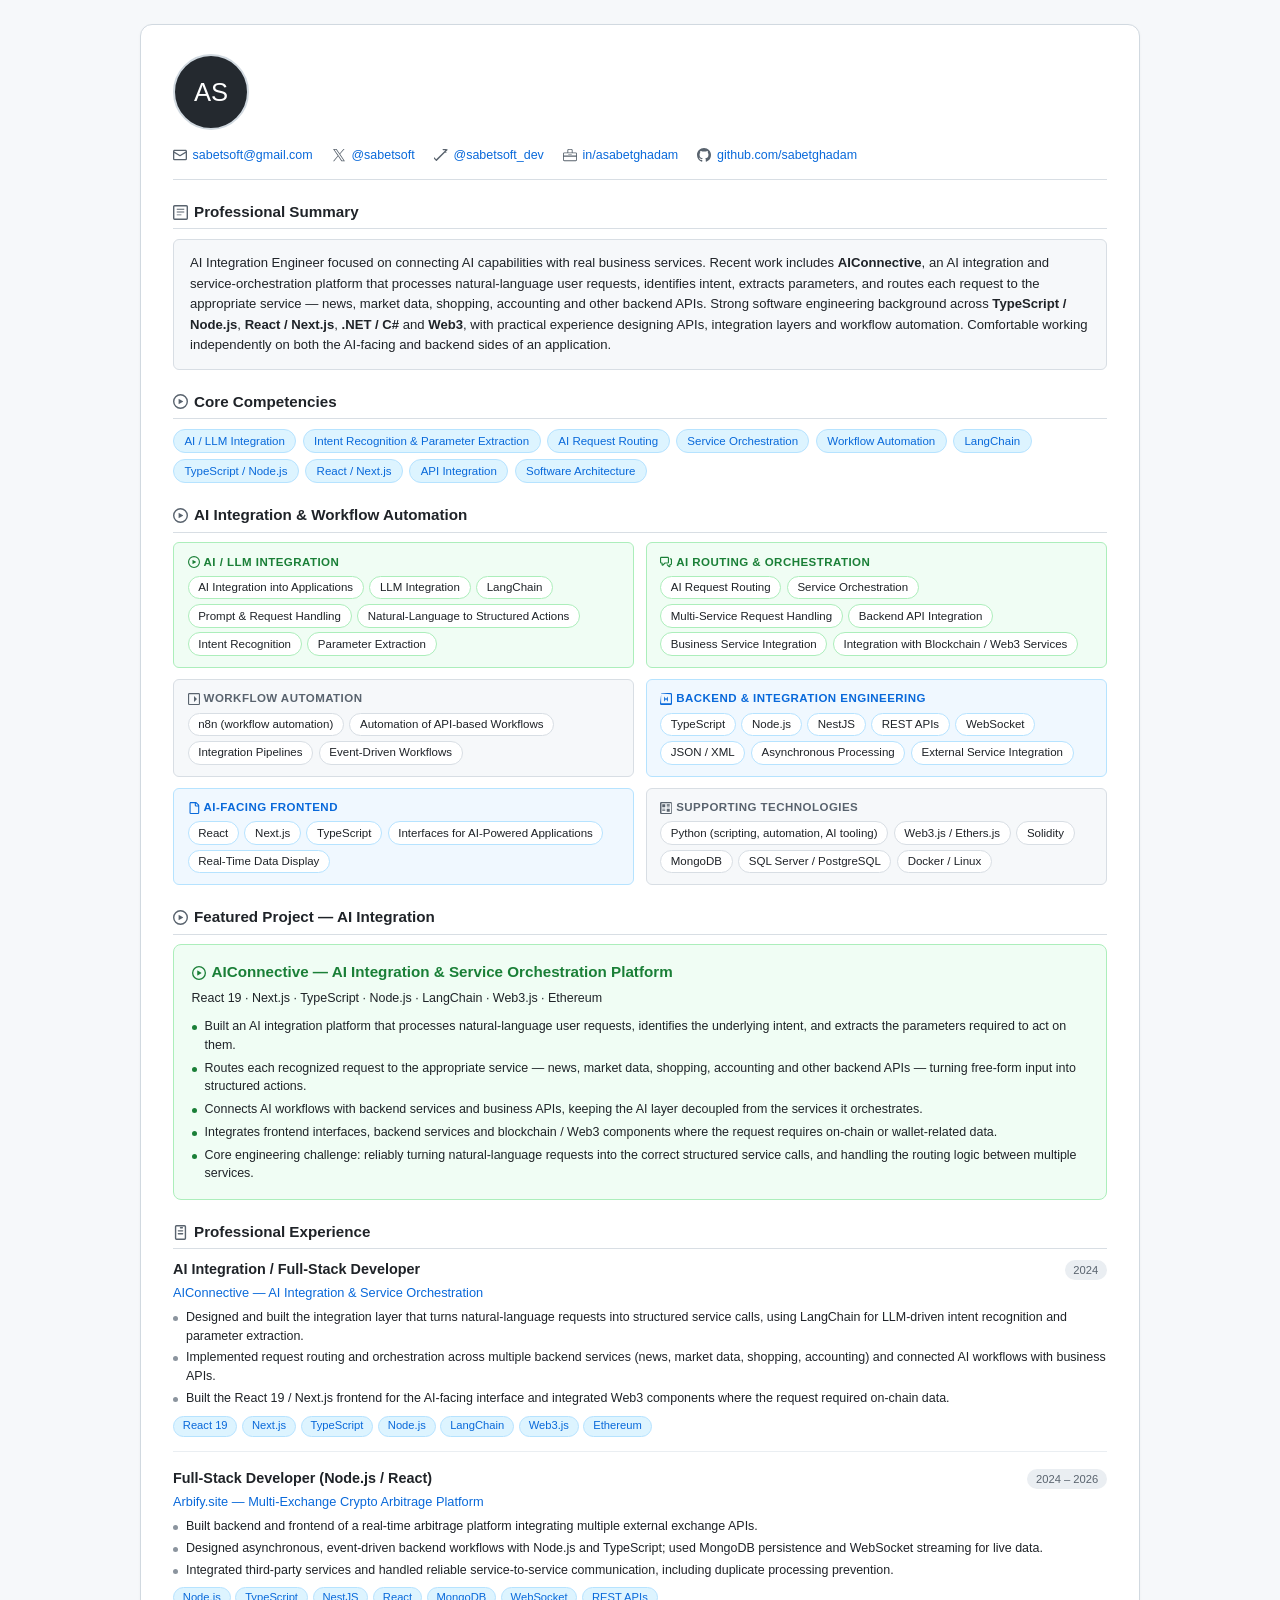
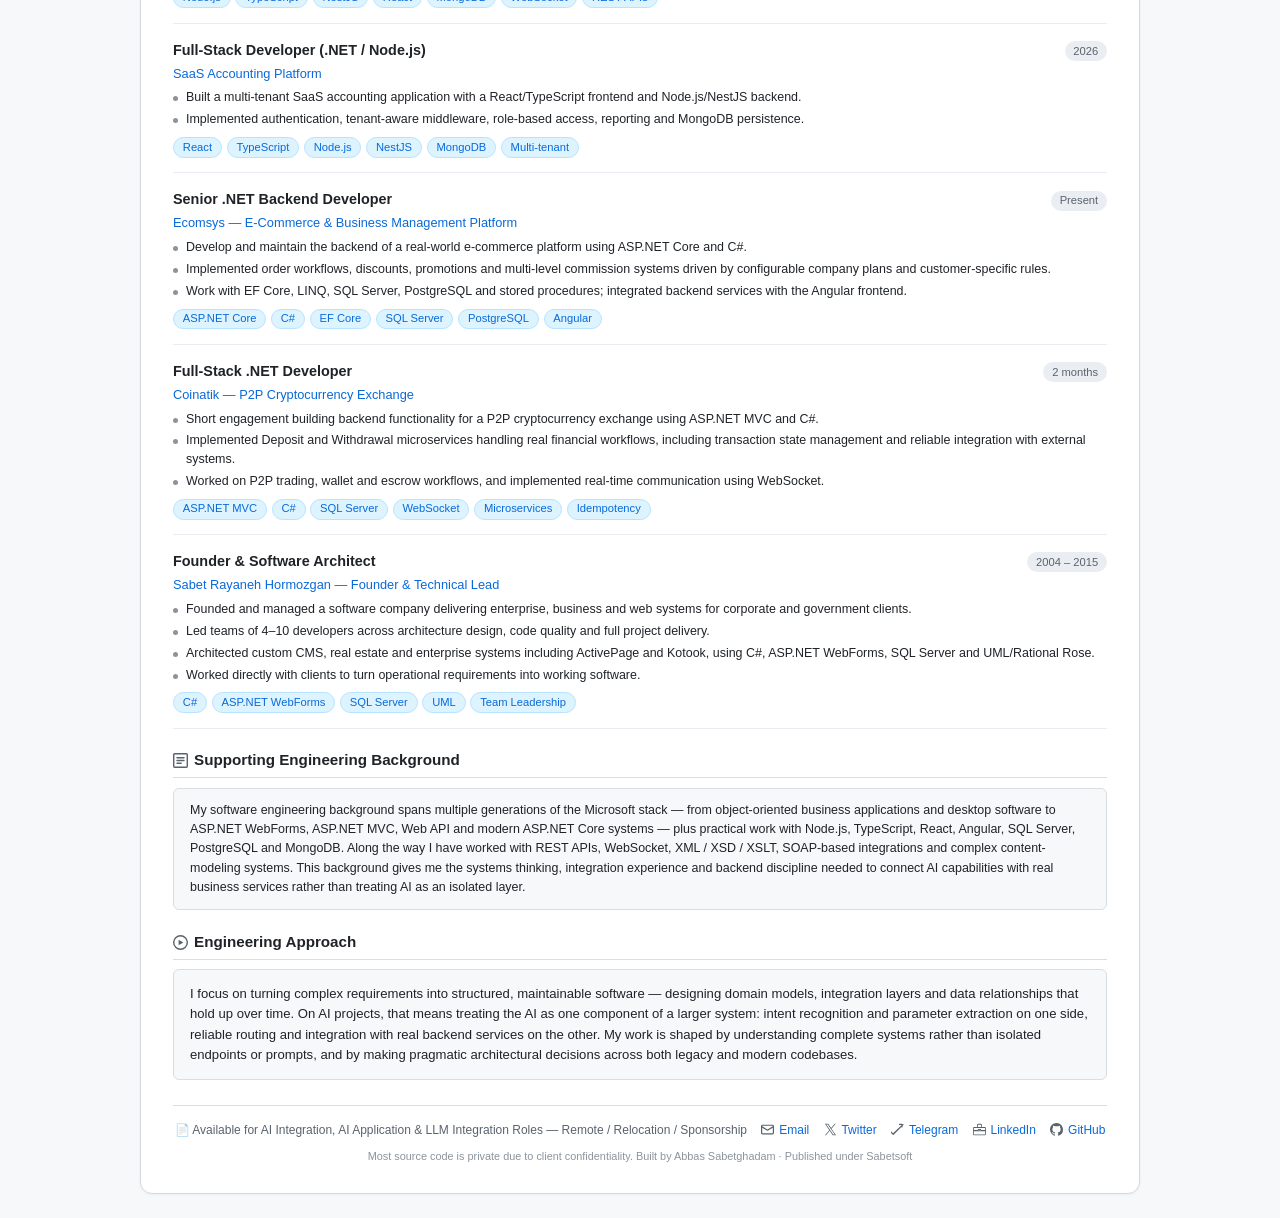
<file: ai.html>
<!DOCTYPE html>
<html lang="en">

<head>
    <meta charset="UTF-8">
    <meta name="viewport" content="width=device-width, initial-scale=1.0">
    <title>Abbas Sabetghadam · AI Integration Engineer</title>
    <style>
        * {
            margin: 0;
            padding: 0;
            box-sizing: border-box
        }

        html {
            -webkit-text-size-adjust: 100%
        }

        body {
            font-family: -apple-system, BlinkMacSystemFont, 'Segoe UI', 'Noto Sans', Helvetica, Arial, sans-serif;
            background: #f6f8fa;
            color: #1f2328;
            line-height: 1.5;
            font-size: 13px;
            padding: 1.5rem 1rem;
            display: flex;
            justify-content: center;
        }

        .cv-card {
            max-width: 1000px;
            width: 100%;
            background: #fff;
            border: 1px solid #d1d9e0;
            border-radius: 12px;
            box-shadow: 0 1px 3px rgba(31, 35, 40, .04);
            padding: 1.8rem 2rem;
        }

        /* header */
        .profile-header {
            display: flex;
            align-items: center;
            gap: 1.2rem;
            margin-bottom: 1rem;
            flex-wrap: wrap
        }

        .avatar {
            width: 76px;
            height: 76px;
            border-radius: 50%;
            object-fit: cover;
            border: 2px solid #d1d9e0;
            background: #f6f8fa;
            flex-shrink: 0
        }

        .avatar-fallback {
            width: 76px;
            height: 76px;
            border-radius: 50%;
            background: #24292f;
            color: #fff;
            display: flex;
            align-items: center;
            justify-content: center;
            font-size: 1.6rem;
            font-weight: 500;
            border: 2px solid #d1d9e0;
            flex-shrink: 0
        }

        .header-text {
            flex: 1;
            min-width: 200px
        }

        h1 {
            font-size: 1.7rem;
            font-weight: 600;
            letter-spacing: -.01em;
            color: #1f2328;
            margin-bottom: .15rem;
            line-height: 1.2
        }

        .subhead {
            font-size: .9rem;
            font-weight: 500;
            color: #0969da;
            margin-bottom: .5rem
        }

        .availability-badge {
            display: inline-flex;
            align-items: center;
            gap: .35rem;
            background: #dafbe1;
            color: #1a7f37;
            font-size: .72rem;
            font-weight: 600;
            padding: .2rem .7rem;
            border-radius: 20px;
            border: 1px solid #aceebb
        }

        /* contact */
        .contact-row {
            display: flex;
            flex-wrap: wrap;
            gap: .5rem 1.2rem;
            font-size: .78rem;
            color: #59636e;
            margin: .9rem 0 1.2rem 0;
            padding-bottom: .9rem;
            border-bottom: 1px solid #d8dee4;
            align-items: center
        }

        .contact-row span {
            display: inline-flex;
            align-items: center;
            gap: .35rem;
            word-break: break-word
        }

        .contact-row svg.icon {
            width: 14px;
            height: 14px;
            color: #59636e;
            flex-shrink: 0
        }

        .contact-row a {
            color: #0969da;
            text-decoration: none
        }

        .contact-row a:hover {
            text-decoration: underline
        }

        /* sections */
        .section-title {
            font-size: .95rem;
            font-weight: 600;
            color: #1f2328;
            margin: 1.3rem 0 .6rem 0;
            padding-bottom: .3rem;
            border-bottom: 1px solid #d8dee4;
            display: flex;
            align-items: center;
            gap: 6px
        }

        .section-title svg {
            width: 15px;
            height: 15px;
            color: #59636e;
            flex-shrink: 0
        }

        .summary-text {
            font-size: .82rem;
            color: #1f2328;
            background: #f6f8fa;
            padding: .85rem 1rem;
            border-radius: 6px;
            border: 1px solid #d8dee4;
            line-height: 1.55
        }

        /* pills */
        .competency-grid {
            display: flex;
            flex-wrap: wrap;
            gap: .35rem .4rem;
            margin: .5rem 0 .9rem 0
        }

        .skill-pill {
            background: #ddf4ff;
            color: #0969da;
            font-size: .72rem;
            font-weight: 500;
            padding: .2rem .65rem;
            border-radius: 20px;
            border: 1px solid #b6e3ff;
            white-space: nowrap;
            line-height: 1.4
        }

        /* tech skills grid */
        .tech-skills-grid {
            display: grid;
            grid-template-columns: repeat(2, 1fr);
            gap: .7rem;
            margin-top: .4rem;
            margin-bottom: .9rem
        }

        .skill-category {
            background: #f6f8fa;
            border-radius: 6px;
            padding: .7rem .85rem;
            border: 1px solid #d8dee4;
            display: flex;
            flex-direction: column;
            gap: .4rem
        }

        .skill-category h4 {
            font-size: .72rem;
            text-transform: uppercase;
            letter-spacing: .04em;
            font-weight: 600;
            color: #59636e;
            display: flex;
            align-items: center;
            gap: 4px;
            line-height: 1.3
        }

        .skill-category h4 svg {
            width: 12px;
            height: 12px;
            color: #59636e;
            flex-shrink: 0
        }

        .skill-category ul {
            list-style: none;
            display: flex;
            flex-wrap: wrap;
            gap: .3rem .35rem
        }

        .skill-category li {
            font-size: .72rem;
            background: #fff;
            padding: .15rem .6rem;
            border-radius: 12px;
            border: 1px solid #d8dee4;
            color: #1f2328;
            line-height: 1.45;
            overflow-wrap: anywhere;
            word-break: break-word;
            max-width: 100%
        }

        /* accent cards */
        .skill-category.ai {
            border-color: #aceebb;
            background: #f0fdf4
        }

        .skill-category.ai h4 {
            color: #1a7f37
        }

        .skill-category.ai h4 svg {
            color: #1a7f37
        }

        .skill-category.ai li {
            border-color: #aceebb
        }

        .skill-category.architecture {
            border-color: #c8b6ff;
            background: #f7f4ff
        }

        .skill-category.architecture h4 {
            color: #5a3bb8
        }

        .skill-category.architecture h4 svg {
            color: #5a3bb8
        }

        .skill-category.architecture li {
            border-color: #ddd0ff
        }

        .skill-category.primary {
            border-color: #b6e3ff;
            background: #f0f8ff
        }

        .skill-category.primary h4 {
            color: #0969da
        }

        .skill-category.primary h4 svg {
            color: #0969da
        }

        .skill-category.primary li {
            border-color: #b6e3ff
        }

        /* experience */
        .exp-item {
            margin-bottom: 1rem;
            padding-bottom: .9rem;
            border-bottom: 1px solid #eaeef2
        }

        .exp-item:last-child {
            border-bottom: none;
            margin-bottom: 0;
            padding-bottom: 0
        }

        .exp-header {
            display: flex;
            flex-wrap: wrap;
            justify-content: space-between;
            align-items: baseline;
            gap: .5rem;
            margin-bottom: .15rem
        }

        .exp-title {
            font-size: .9rem;
            font-weight: 600;
            color: #1f2328
        }

        .exp-company {
            font-size: .8rem;
            font-weight: 500;
            color: #0969da;
            margin-bottom: .35rem
        }

        .exp-date {
            font-size: .7rem;
            font-weight: 500;
            color: #59636e;
            background: #eaeef2;
            padding: .1rem .55rem;
            border-radius: 20px;
            white-space: nowrap
        }

        .exp-desc {
            margin-top: .35rem;
            font-size: .78rem;
            color: #1f2328;
            display: flex;
            flex-direction: column;
            gap: .2rem
        }

        .exp-desc p {
            display: flex;
            gap: .5rem;
            align-items: flex-start;
            line-height: 1.5
        }

        .exp-desc p::before {
            content: "";
            flex-shrink: 0;
            width: 5px;
            height: 5px;
            border-radius: 50%;
            background: #8b949e;
            margin-top: .5rem
        }

        .tech-stack {
            display: flex;
            flex-wrap: wrap;
            gap: .3rem;
            margin-top: .5rem;
            font-size: .7rem
        }

        .tech-stack span {
            background: #ddf4ff;
            border: 1px solid #b6e3ff;
            border-radius: 20px;
            padding: .1rem .55rem;
            color: #0969da;
            font-weight: 500;
            line-height: 1.4
        }

        .legacy-note {
            font-size: .78rem;
            color: #1f2328;
            background: #f6f8fa;
            padding: .75rem 1rem;
            border-radius: 6px;
            border: 1px solid #d8dee4;
            line-height: 1.55
        }

        /* feature block for AIConnective */
        .featured-project {
            background: #f0fdf4;
            border: 1px solid #aceebb;
            border-radius: 8px;
            padding: 1rem 1.1rem;
            margin-bottom: .9rem;
        }

        .featured-project .fp-title {
            font-size: .95rem;
            font-weight: 600;
            color: #1a7f37;
            display: flex;
            align-items: center;
            gap: 6px;
            margin-bottom: .3rem;
        }

        .featured-project .fp-sub {
            font-size: .78rem;
            color: #1f2328;
            font-weight: 500;
            margin-bottom: .6rem
        }

        .featured-project ul {
            list-style: none;
            font-size: .78rem;
            color: #1f2328;
            display: flex;
            flex-direction: column;
            gap: .25rem
        }

        .featured-project ul li {
            display: flex;
            gap: .5rem;
            align-items: flex-start;
            line-height: 1.5
        }

        .featured-project ul li::before {
            content: "";
            flex-shrink: 0;
            width: 5px;
            height: 5px;
            border-radius: 50%;
            background: #1a7f37;
            margin-top: .5rem
        }

        /* footer */
        .footer-note {
            margin-top: 1.6rem;
            padding-top: .9rem;
            border-top: 1px solid #d8dee4;
            font-size: .75rem;
            color: #59636e;
            text-align: center;
            display: flex;
            flex-wrap: wrap;
            justify-content: center;
            gap: .6rem .9rem;
            align-items: center
        }

        .footer-note span {
            display: inline-flex;
            align-items: center;
            gap: .3rem
        }

        .footer-note svg.icon {
            width: 13px;
            height: 13px;
            color: #59636e;
            flex-shrink: 0
        }

        .footer-note a {
            color: #0969da;
            text-decoration: none
        }

        .footer-note a:hover {
            text-decoration: underline
        }

        .copyright {
            font-size: .68rem;
            color: #8b949e;
            text-align: center;
            margin-top: .6rem
        }

        /* responsive */
        @media (max-width:900px) {
            .tech-skills-grid {
                grid-template-columns: 1fr
            }
        }

        @media (max-width:700px) {
            .cv-card {
                padding: 1.2rem 1rem
            }

            h1 {
                font-size: 1.4rem
            }

            .avatar,
            .avatar-fallback {
                width: 62px;
                height: 62px;
                font-size: 1.3rem
            }

            .exp-header {
                flex-direction: column;
                align-items: flex-start;
                gap: 2px
            }
        }

        /* A4 print */
        @page {
            size: A4;
            margin: 12mm 14mm
        }

        @media print {

            html,
            body {
                background: #fff !important;
                font-size: 10.5pt;
                padding: 0;
                margin: 0;
                display: block;
                color: #000
            }

            .cv-card {
                max-width: none;
                width: auto;
                border: none;
                border-radius: 0;
                box-shadow: none;
                padding: 0;
                background: #fff
            }

            .profile-header {
                gap: 10px;
                margin-bottom: 8px
            }

            .avatar,
            .avatar-fallback {
                width: 56px;
                height: 56px;
                font-size: 1.2rem
            }

            h1 {
                font-size: 17pt
            }

            .subhead {
                font-size: 10pt;
                color: #000
            }

            .availability-badge {
                font-size: 8.5pt;
                padding: 1px 8px;
                border: 1px solid #999;
                background: #f4f4f4 !important;
                color: #000 !important
            }

            .contact-row {
                font-size: 8.5pt;
                gap: 4px 12px;
                margin: 8px 0 10px 0;
                padding-bottom: 6px;
                border-bottom: 1px solid #ccc;
                color: #000
            }

            .contact-row a {
                color: #000;
                text-decoration: none
            }

            .contact-row svg.icon {
                color: #000
            }

            .section-title {
                font-size: 11pt;
                margin: 10px 0 5px 0;
                padding-bottom: 2px;
                border-bottom: 1px solid #999;
                break-after: avoid;
                page-break-after: avoid
            }

            .section-title svg {
                color: #000
            }

            .summary-text,
            .legacy-note {
                font-size: 9.5pt;
                background: #f7f7f7 !important;
                border: 1px solid #ccc;
                padding: 6px 9px;
                line-height: 1.45;
                color: #000
            }

            .skill-pill {
                font-size: 8.5pt;
                padding: 1px 7px;
                border: 1px solid #bbb;
                background: #f2f2f2 !important;
                color: #000 !important
            }

            .tech-skills-grid {
                gap: 5px;
                margin-bottom: 8px;
                grid-template-columns: repeat(2, 1fr)
            }

            .skill-category,
            .skill-category.primary,
            .skill-category.architecture,
            .skill-category.ai {
                background: #f7f7f7 !important;
                border: 1px solid #ccc !important;
                padding: 5px 7px;
                break-inside: avoid;
                page-break-inside: avoid;
                gap: 3px
            }

            .skill-category h4,
            .skill-category.primary h4,
            .skill-category.architecture h4,
            .skill-category.ai h4 {
                font-size: 7.5pt;
                color: #333 !important;
                margin-bottom: 2px
            }

            .skill-category h4 svg,
            .skill-category.primary h4 svg,
            .skill-category.architecture h4 svg,
            .skill-category.ai h4 svg {
                color: #333 !important
            }

            .skill-category li,
            .skill-category.primary li,
            .skill-category.architecture li,
            .skill-category.ai li {
                font-size: 8pt;
                padding: 0 5px;
                border: 1px solid #ccc !important;
                background: #fff !important
            }

            .exp-item {
                break-inside: avoid;
                page-break-inside: avoid;
                margin-bottom: 9px;
                padding-bottom: 8px;
                border-bottom: 1px solid #ddd
            }

            .exp-item:last-child {
                border-bottom: none
            }

            .exp-title {
                font-size: 10.5pt
            }

            .exp-company {
                font-size: 9.5pt;
                color: #000
            }

            .exp-date {
                font-size: 8.5pt;
                background: #eee !important;
                color: #000;
                padding: 0 6px
            }

            .exp-desc {
                font-size: 9.5pt;
                gap: 2px
            }

            .exp-desc p::before {
                background: #666;
                margin-top: .55rem
            }

            .tech-stack span {
                font-size: 8pt;
                background: #f2f2f2 !important;
                border: 1px solid #bbb;
                color: #000 !important;
                padding: 0 6px
            }

            .featured-project {
                background: #f7f7f7 !important;
                border: 1px solid #ccc !important;
                padding: 8px 10px;
                break-inside: avoid;
                page-break-inside: avoid
            }

            .featured-project .fp-title {
                font-size: 10.5pt;
                color: #000
            }

            .featured-project .fp-sub {
                font-size: 9pt;
                color: #333
            }

            .featured-project ul {
                font-size: 9.5pt
            }

            .featured-project ul li::before {
                background: #666
            }

            .footer-note {
                font-size: 8.5pt;
                margin-top: 12px;
                padding-top: 8px;
                border-top: 1px solid #ccc;
                color: #333;
                gap: 4px 10px
            }

            .footer-note a {
                color: #000;
                text-decoration: none
            }

            .footer-note svg.icon {
                color: #333
            }

            .copyright {
                font-size: 7.5pt;
                color: #666;
                margin-top: 4px
            }

            h1,
            h2,
            h3,
            h4 {
                break-after: avoid;
                page-break-after: avoid
            }

            .competency-grid,
            .contact-row,
            .tech-stack {
                break-inside: avoid;
                page-break-inside: avoid
            }

            a {
                color: #000;
                text-decoration: none
            }
        }
    </style>
</head>

<body>
    <div class="cv-card">

        <!-- header -->
        <header class="profile-header">
            <img class="avatar" src="https://github.com/sabetghadam.png" alt="Abbas Sabetghadam"
                onerror="this.onerror=null;this.parentNode.innerHTML='<div class=\'avatar-fallback\'>AS</div>';">
            <div class="header-text">
                <h1>Abbas Sabetghadam</h1>
                <div class="subhead">AI Integration Engineer · AI-Powered Applications · Workflow Automation</div>
                <div class="availability-badge">🌍 Remote / Relocation / Sponsorship</div>
            </div>
        </header>

        <!-- contact -->
        <div class="contact-row">
            <span>
                <svg class="icon" viewBox="0 0 16 16" fill="currentColor">
                    <path
                        d="M1.75 2h12.5c.966 0 1.75.784 1.75 1.75v8.5A1.75 1.75 0 0 1 14.25 14H1.75A1.75 1.75 0 0 1 0 12.25v-8.5C0 2.784.784 2 1.75 2ZM1.5 12.251c0 .138.112.25.25.25h12.5a.25.25 0 0 0 .25-.25V5.809L8.38 9.397a.75.75 0 0 1-.76 0L1.5 5.809v6.442Zm13-8.181v-.32a.25.25 0 0 0-.25-.25H1.75a.25.25 0 0 0-.25.25v.32L8 7.88Z" />
                </svg>
                <a href="mailto:sabetsoft@gmail.com">sabetsoft@gmail.com</a>
            </span>
            <span>
                <svg class="icon" viewBox="0 0 16 16" fill="currentColor">
                    <path
                        d="M9.294 6.928 14.357 1h-1.2L8.762 6.147 5.25 1H1.2l5.31 7.784L1.2 15h1.2l4.642-5.436L10.75 15h4.05L9.294 6.928ZM7.68 8.852l-.538-.775L2.83 1.91h1.843l3.49 5.02.538.775 4.539 6.535h-1.843L7.68 8.852Z" />
                </svg>
                <a href="https://twitter.com/sabetsoft" target="_blank" rel="noopener">@sabetsoft</a>
            </span>
            <span>
                <svg class="icon" viewBox="0 0 16 16" fill="currentColor">
                    <path
                        d="M14.213 1.5a.75.75 0 0 1 1.06 1.06l-12 12a.75.75 0 0 1-1.06 0l-3-3a.75.75 0 1 1 1.06-1.06L2.5 12.72 14.213 1.5ZM12.5 2.5h-2a.75.75 0 0 1 0-1.5h3a.75.75 0 0 1 .75.75v3a.75.75 0 0 1-1.5 0V2.5h-.25Z" />
                </svg>
                <a href="https://t.me/sabetsoft_dev" target="_blank" rel="noopener">@sabetsoft_dev</a>
            </span>
            <span>
                <svg class="icon" viewBox="0 0 16 16" fill="currentColor">
                    <path
                        d="M6.5 1A1.5 1.5 0 0 0 5 2.5V5H1.5A1.5 1.5 0 0 0 0 6.5v7A1.5 1.5 0 0 0 1.5 15h13a1.5 1.5 0 0 0 1.5-1.5v-7A1.5 1.5 0 0 0 14.5 5H11V2.5A1.5 1.5 0 0 0 9.5 1h-3ZM10 5H6V2.5a.5.5 0 0 1 .5-.5h3a.5.5 0 0 1 .5.5V5ZM1.5 6h13a.5.5 0 0 1 .5.5v2H1V6.5a.5.5 0 0 1 .5-.5ZM1 10h14v3.5a.5.5 0 0 1-.5.5h-13a.5.5 0 0 1-.5-.5V10Zm5-2.5h4V9H6v-1.5Z" />
                </svg>
                <a href="https://www.linkedin.com/in/asabetghadam" target="_blank" rel="noopener">in/asabetghadam</a>
            </span>
            <span>
                <svg class="icon" viewBox="0 0 16 16" fill="currentColor">
                    <path
                        d="M8 0C3.58 0 0 3.58 0 8c0 3.54 2.29 6.53 5.47 7.59.4.07.55-.17.55-.38 0-.19-.01-.82-.01-1.49-2.01.37-2.53-.49-2.69-.94-.09-.23-.48-.94-.82-1.13-.28-.15-.68-.52-.01-.53.63-.01 1.08.58 1.23.82.72 1.21 1.87.87 2.33.66.07-.52.28-.87.51-1.07-1.78-.2-3.64-.89-3.64-3.95 0-.87.31-1.59.82-2.15-.08-.2-.36-1.02.08-2.12 0 0 .67-.21 2.2.82.64-.18 1.32-.27 2-.27.68 0 1.36.09 2 .27 1.53-1.04 2.2-.82 2.2-.82.44 1.1.16 1.92.08 2.12.51.56.82 1.27.82 2.15 0 3.07-1.87 3.75-3.65 3.95.29.25.54.73.54 1.48 0 1.07-.01 1.93-.01 2.2 0 .21.15.46.55.38A8.012 8.012 0 0 0 16 8c0-4.42-3.58-8-8-8Z" />
                </svg>
                <a href="https://github.com/sabetghadam" target="_blank" rel="noopener">github.com/sabetghadam</a>
            </span>
        </div>

        <!-- summary -->
        <h2 class="section-title">
            <svg viewBox="0 0 16 16" fill="currentColor">
                <path
                    d="M0 1.75C0 .784.784 0 1.75 0h12.5C15.216 0 16 .784 16 1.75v12.5A1.75 1.75 0 0 1 14.25 16H1.75A1.75 1.75 0 0 1 0 14.25Zm1.75-.25a.25.25 0 0 0-.25.25v12.5c0 .138.112.25.25.25h12.5a.25.25 0 0 0 .25-.25V1.75a.25.25 0 0 0-.25-.25Z" />
                <path d="M4 4h8v1H4zm0 3h8v1H4zm0 3h5v1H4z" />
            </svg>
            Professional Summary
        </h2>
        <div class="summary-text">
            AI Integration Engineer focused on connecting AI capabilities with real business services. Recent
            work includes <strong>AIConnective</strong>, an AI integration and service-orchestration platform that
            processes natural-language user requests, identifies intent, extracts parameters, and routes each
            request to the appropriate service — news, market data, shopping, accounting and other backend
            APIs. Strong software engineering background across <strong>TypeScript / Node.js</strong>,
            <strong>React / Next.js</strong>, <strong>.NET / C#</strong> and <strong>Web3</strong>, with practical
            experience designing APIs, integration layers and workflow automation. Comfortable working
            independently on both the AI-facing and backend sides of an application.
        </div>

        <!-- core competencies -->
        <h2 class="section-title">
            <svg viewBox="0 0 16 16" fill="currentColor">
                <path
                    d="M8 0a8 8 0 1 1 0 16A8 8 0 0 1 8 0ZM1.5 8a6.5 6.5 0 1 0 13 0 6.5 6.5 0 0 0-13 0Zm4.879-2.773 4.264 2.559a.25.25 0 0 1 0 .428l-4.264 2.559A.25.25 0 0 1 6 10.559V5.442a.25.25 0 0 1 .379-.215Z" />
            </svg>
            Core Competencies
        </h2>
        <div class="competency-grid">
            <span class="skill-pill">AI / LLM Integration</span>
            <span class="skill-pill">Intent Recognition &amp; Parameter Extraction</span>
            <span class="skill-pill">AI Request Routing</span>
            <span class="skill-pill">Service Orchestration</span>
            <span class="skill-pill">Workflow Automation</span>
            <span class="skill-pill">LangChain</span>
            <span class="skill-pill">TypeScript / Node.js</span>
            <span class="skill-pill">React / Next.js</span>
            <span class="skill-pill">API Integration</span>
            <span class="skill-pill">Software Architecture</span>
        </div>

        <!-- AI Integration & Workflow Automation (primary) -->
        <h2 class="section-title">
            <svg viewBox="0 0 16 16" fill="currentColor">
                <path
                    d="M8 0a8 8 0 1 1 0 16A8 8 0 0 1 8 0ZM1.5 8a6.5 6.5 0 1 0 13 0 6.5 6.5 0 0 0-13 0Zm4.879-2.773 4.264 2.559a.25.25 0 0 1 0 .428l-4.264 2.559A.25.25 0 0 1 6 10.559V5.442a.25.25 0 0 1 .379-.215Z" />
            </svg>
            AI Integration &amp; Workflow Automation
        </h2>
        <div class="tech-skills-grid">

            <div class="skill-category ai">
                <h4>
                    <svg viewBox="0 0 16 16" fill="currentColor">
                        <path
                            d="M8 0a8 8 0 1 1 0 16A8 8 0 0 1 8 0ZM1.5 8a6.5 6.5 0 1 0 13 0 6.5 6.5 0 0 0-13 0Zm4.879-2.773 4.264 2.559a.25.25 0 0 1 0 .428l-4.264 2.559A.25.25 0 0 1 6 10.559V5.442a.25.25 0 0 1 .379-.215Z" />
                    </svg>
                    AI / LLM Integration
                </h4>
                <ul>
                    <li>AI Integration into Applications</li>
                    <li>LLM Integration</li>
                    <li>LangChain</li>
                    <li>Prompt &amp; Request Handling</li>
                    <li>Natural-Language to Structured Actions</li>
                    <li>Intent Recognition</li>
                    <li>Parameter Extraction</li>
                </ul>
            </div>

            <div class="skill-category ai">
                <h4>
                    <svg viewBox="0 0 16 16" fill="currentColor">
                        <path
                            d="M1.75 1h8.5c.966 0 1.75.784 1.75 1.75v5.5A1.75 1.75 0 0 1 10.25 10H7.061l-2.574 2.573A1.458 1.458 0 0 1 2 11.543V10h-.25A1.75 1.75 0 0 1 0 8.25v-5.5C0 1.784.784 1 1.75 1ZM1.5 2.75v5.5c0 .138.112.25.25.25h1a.75.75 0 0 1 .75.75v2.19l2.72-2.72a.749.749 0 0 1 .53-.22h3.5a.25.25 0 0 0 .25-.25v-5.5a.25.25 0 0 0-.25-.25h-8.5a.25.25 0 0 0-.25.25Zm13 2a.25.25 0 0 0-.25-.25h-.5a.75.75 0 0 1 0-1.5h.5c.966 0 1.75.784 1.75 1.75v5.5A1.75 1.75 0 0 1 14.25 12H14v1.543a1.458 1.458 0 0 1-2.487 1.03L9.22 12.28a.749.749 0 0 1 .326-1.275.749.749 0 0 1 .734.215l2.22 2.22v-2.19a.75.75 0 0 1 .75-.75h1a.25.25 0 0 0 .25-.25Z" />
                    </svg>
                    AI Routing &amp; Orchestration
                </h4>
                <ul>
                    <li>AI Request Routing</li>
                    <li>Service Orchestration</li>
                    <li>Multi-Service Request Handling</li>
                    <li>Backend API Integration</li>
                    <li>Business Service Integration</li>
                    <li>Integration with Blockchain / Web3 Services</li>
                </ul>
            </div>

            <div class="skill-category">
                <h4>
                    <svg viewBox="0 0 16 16" fill="currentColor">
                        <path
                            d="M0 1.75C0 .784.784 0 1.75 0h12.5C15.216 0 16 .784 16 1.75v12.5A1.75 1.75 0 0 1 14.25 16H1.75A1.75 1.75 0 0 1 0 14.25Zm1.75-.25a.25.25 0 0 0-.25.25v12.5c0 .138.112.25.25.25h12.5a.25.25 0 0 0 .25-.25V1.75a.25.25 0 0 0-.25-.25Z" />
                        <path d="m8 4 4 4-4 4M4 8h8" />
                    </svg>
                    Workflow Automation
                </h4>
                <ul>
                    <li>n8n (workflow automation)</li>
                    <li>Automation of API-based Workflows</li>
                    <li>Integration Pipelines</li>
                    <li>Event-Driven Workflows</li>
                </ul>
            </div>

            <div class="skill-category primary">
                <h4>
                    <svg viewBox="0 0 16 16" fill="currentColor">
                        <path
                            d="M1.75 0h12.5C15.216 0 16 .784 16 1.75v12.5A1.75 1.75 0 0 1 14.25 16H1.75A1.75 1.75 0 0 1 0 14.25ZM1.75.5a.25.25 0 0 0-.25.25v12.5c0 .138.112.25.25.25h12.5a.25.25 0 0 0 .25-.25V1.75a.25.25 0 0 0-.25-.25Z" />
                        <path d="m5.5 4.5 2.5 3.5-2.5 3.5M10.5 4.5 8 8l2.5 3.5" />
                    </svg>
                    Backend &amp; Integration Engineering
                </h4>
                <ul>
                    <li>TypeScript</li>
                    <li>Node.js</li>
                    <li>NestJS</li>
                    <li>REST APIs</li>
                    <li>WebSocket</li>
                    <li>JSON / XML</li>
                    <li>Asynchronous Processing</li>
                    <li>External Service Integration</li>
                </ul>
            </div>

            <div class="skill-category primary">
                <h4>
                    <svg viewBox="0 0 16 16" fill="currentColor">
                        <path
                            d="M2 1.75C2 .784 2.784 0 3.75 0h6.586c.464 0 .909.184 1.237.513l2.914 2.914c.329.328.513.773.513 1.237v9.586A1.75 1.75 0 0 1 13.25 16h-9.5A1.75 1.75 0 0 1 2 14.25Zm1.75-.25a.25.25 0 0 0-.25.25v12.5c0 .138.112.25.25.25h9.5a.25.25 0 0 0 .25-.25V6h-2.75A1.75 1.75 0 0 1 9 4.25V1.5Zm6.75.062V4.25c0 .138.112.25.25.25h2.688l-.011-.013-2.914-2.914-.013-.011Z" />
                    </svg>
                    AI-Facing Frontend
                </h4>
                <ul>
                    <li>React</li>
                    <li>Next.js</li>
                    <li>TypeScript</li>
                    <li>Interfaces for AI-Powered Applications</li>
                    <li>Real-Time Data Display</li>
                </ul>
            </div>

            <div class="skill-category">
                <h4>
                    <svg viewBox="0 0 16 16" fill="currentColor">
                        <path
                            d="M1.75 0h12.5C15.216 0 16 .784 16 1.75v12.5A1.75 1.75 0 0 1 14.25 16H1.75A1.75 1.75 0 0 1 0 14.25V1.75C0 .784.784 0 1.75 0Zm.25 1.5v13h13v-13h-13Z" />
                        <path d="M3 3h4v4H3zm6 0h4v2H9zm0 3h4v1H9zm-6 3h4v1H3zm0 2h4v1H3zm6-2h4v4H9z" />
                    </svg>
                    Supporting Technologies
                </h4>
                <ul>
                    <li>Python (scripting, automation, AI tooling)</li>
                    <li>Web3.js / Ethers.js</li>
                    <li>Solidity</li>
                    <li>MongoDB</li>
                    <li>SQL Server / PostgreSQL</li>
                    <li>Docker / Linux</li>
                </ul>
            </div>

        </div>

        <!-- featured: AIConnective -->
        <h2 class="section-title">
            <svg viewBox="0 0 16 16" fill="currentColor">
                <path
                    d="M8 0a8 8 0 1 1 0 16A8 8 0 0 1 8 0ZM1.5 8a6.5 6.5 0 1 0 13 0 6.5 6.5 0 0 0-13 0Zm4.879-2.773 4.264 2.559a.25.25 0 0 1 0 .428l-4.264 2.559A.25.25 0 0 1 6 10.559V5.442a.25.25 0 0 1 .379-.215Z" />
            </svg>
            Featured Project — AI Integration
        </h2>

        <div class="featured-project">
            <div class="fp-title">
                <svg width="14" height="14" viewBox="0 0 16 16" fill="currentColor">
                    <path
                        d="M8 0a8 8 0 1 1 0 16A8 8 0 0 1 8 0ZM1.5 8a6.5 6.5 0 1 0 13 0 6.5 6.5 0 0 0-13 0Zm4.879-2.773 4.264 2.559a.25.25 0 0 1 0 .428l-4.264 2.559A.25.25 0 0 1 6 10.559V5.442a.25.25 0 0 1 .379-.215Z" />
                </svg>
                AIConnective — AI Integration &amp; Service Orchestration Platform
            </div>
            <div class="fp-sub">React 19 · Next.js · TypeScript · Node.js · LangChain · Web3.js · Ethereum</div>
            <ul>
                <li>Built an AI integration platform that processes natural-language user requests, identifies the
                    underlying intent, and extracts the parameters required to act on them.</li>
                <li>Routes each recognized request to the appropriate service — news, market data, shopping, accounting
                    and other backend APIs — turning free-form input into structured actions.</li>
                <li>Connects AI workflows with backend services and business APIs, keeping the AI layer decoupled from
                    the services it orchestrates.</li>
                <li>Integrates frontend interfaces, backend services and blockchain / Web3 components where the request
                    requires on-chain or wallet-related data.</li>
                <li>Core engineering challenge: reliably turning natural-language requests into the correct structured
                    service calls, and handling the routing logic between multiple services.</li>
            </ul>
        </div>

        <!-- professional experience -->
        <h2 class="section-title">
            <svg viewBox="0 0 16 16" fill="currentColor">
                <path
                    d="M2 1.75C2 .784 2.784 0 3.75 0h8.5C13.216 0 14 .784 14 1.75v12.5A1.75 1.75 0 0 1 12.25 16h-8.5A1.75 1.75 0 0 1 2 14.25Zm1.75-.25a.25.25 0 0 0-.25.25v12.5c0 .138.112.25.25.25h8.5a.25.25 0 0 0 .25-.25V1.75a.25.25 0 0 0-.25-.25ZM7.25 3a.75.75 0 0 1 .75-.75h2a.75.75 0 0 1 0 1.5H8a.75.75 0 0 1-.75-.75ZM5 6.25a.75.75 0 0 1 .75-.75h4.5a.75.75 0 0 1 0 1.5h-4.5A.75.75 0 0 1 5 6.25ZM5 9.25a.75.75 0 0 1 .75-.75h4.5a.75.75 0 0 1 0 1.5h-4.5A.75.75 0 0 1 5 9.25Z" />
            </svg>
            Professional Experience
        </h2>

        <article class="exp-item">
            <div class="exp-header">
                <span class="exp-title">AI Integration / Full-Stack Developer</span>
                <span class="exp-date">2024</span>
            </div>
            <div class="exp-company">AIConnective — AI Integration &amp; Service Orchestration</div>
            <div class="exp-desc">
                <p>Designed and built the integration layer that turns natural-language requests into structured service
                    calls, using LangChain for LLM-driven intent recognition and parameter extraction.</p>
                <p>Implemented request routing and orchestration across multiple backend services (news, market data,
                    shopping, accounting) and connected AI workflows with business APIs.</p>
                <p>Built the React 19 / Next.js frontend for the AI-facing interface and integrated Web3 components
                    where the request required on-chain data.</p>
            </div>
            <div class="tech-stack">
                <span>React
                    19</span><span>Next.js</span><span>TypeScript</span><span>Node.js</span><span>LangChain</span><span>Web3.js</span><span>Ethereum</span>
            </div>
        </article>

        <article class="exp-item">
            <div class="exp-header">
                <span class="exp-title">Full-Stack Developer (Node.js / React)</span>
                <span class="exp-date">2024 – 2026</span>
            </div>
            <div class="exp-company">Arbify.site — Multi-Exchange Crypto Arbitrage Platform</div>
            <div class="exp-desc">
                <p>Built backend and frontend of a real-time arbitrage platform integrating multiple external exchange
                    APIs.</p>
                <p>Designed asynchronous, event-driven backend workflows with Node.js and TypeScript; used MongoDB
                    persistence and WebSocket streaming for live data.</p>
                <p>Integrated third-party services and handled reliable service-to-service communication, including
                    duplicate processing prevention.</p>
            </div>
            <div class="tech-stack">
                <span>Node.js</span><span>TypeScript</span><span>NestJS</span><span>React</span><span>MongoDB</span><span>WebSocket</span><span>REST
                    APIs</span>
            </div>
        </article>

        <article class="exp-item">
            <div class="exp-header">
                <span class="exp-title">Full-Stack Developer (.NET / Node.js)</span>
                <span class="exp-date">2026</span>
            </div>
            <div class="exp-company">SaaS Accounting Platform</div>
            <div class="exp-desc">
                <p>Built a multi-tenant SaaS accounting application with a React/TypeScript frontend and Node.js/NestJS
                    backend.</p>
                <p>Implemented authentication, tenant-aware middleware, role-based access, reporting and MongoDB
                    persistence.</p>
            </div>
            <div class="tech-stack">
                <span>React</span><span>TypeScript</span><span>Node.js</span><span>NestJS</span><span>MongoDB</span><span>Multi-tenant</span>
            </div>
        </article>

        <article class="exp-item">
            <div class="exp-header">
                <span class="exp-title">Senior .NET Backend Developer</span>
                <span class="exp-date">Present</span>
            </div>
            <div class="exp-company">Ecomsys — E-Commerce &amp; Business Management Platform</div>
            <div class="exp-desc">
                <p>Develop and maintain the backend of a real-world e-commerce platform using ASP.NET Core and C#.</p>
                <p>Implemented order workflows, discounts, promotions and multi-level commission systems driven by
                    configurable company plans and customer-specific rules.</p>
                <p>Work with EF Core, LINQ, SQL Server, PostgreSQL and stored procedures; integrated backend services
                    with the Angular frontend.</p>
            </div>
            <div class="tech-stack">
                <span>ASP.NET Core</span><span>C#</span><span>EF Core</span><span>SQL
                    Server</span><span>PostgreSQL</span><span>Angular</span>
            </div>
        </article>

        <article class="exp-item">
            <div class="exp-header">
                <span class="exp-title">Full-Stack .NET Developer</span>
                <span class="exp-date">2 months</span>
            </div>
            <div class="exp-company">Coinatik — P2P Cryptocurrency Exchange</div>
            <div class="exp-desc">
                <p>Short engagement building backend functionality for a P2P cryptocurrency exchange using ASP.NET MVC
                    and C#.</p>
                <p>Implemented Deposit and Withdrawal microservices handling real financial workflows, including
                    transaction state management and reliable integration with external systems.</p>
                <p>Worked on P2P trading, wallet and escrow workflows, and implemented real-time communication using
                    WebSocket.</p>
            </div>
            <div class="tech-stack">
                <span>ASP.NET MVC</span><span>C#</span><span>SQL
                    Server</span><span>WebSocket</span><span>Microservices</span><span>Idempotency</span>
            </div>
        </article>

        <article class="exp-item">
            <div class="exp-header">
                <span class="exp-title">Founder &amp; Software Architect</span>
                <span class="exp-date">2004 – 2015</span>
            </div>
            <div class="exp-company">Sabet Rayaneh Hormozgan — Founder &amp; Technical Lead</div>
            <div class="exp-desc">
                <p>Founded and managed a software company delivering enterprise, business and web systems for corporate
                    and government clients.</p>
                <p>Led teams of 4–10 developers across architecture design, code quality and full project delivery.</p>
                <p>Architected custom CMS, real estate and enterprise systems including ActivePage and Kotook, using C#,
                    ASP.NET WebForms, SQL Server and UML/Rational Rose.</p>
                <p>Worked directly with clients to turn operational requirements into working software.</p>
            </div>
            <div class="tech-stack">
                <span>C#</span><span>ASP.NET WebForms</span><span>SQL Server</span><span>UML</span><span>Team
                    Leadership</span>
            </div>
        </article>

        <!-- supporting engineering -->
        <h2 class="section-title">
            <svg viewBox="0 0 16 16" fill="currentColor">
                <path
                    d="M1.75 0h12.5C15.216 0 16 .784 16 1.75v12.5A1.75 1.75 0 0 1 14.25 16H1.75A1.75 1.75 0 0 1 0 14.25V1.75C0 .784.784 0 1.75 0ZM1.5 1.75v12.5c0 .138.112.25.25.25h12.5a.25.25 0 0 0 .25-.25V1.75a.25.25 0 0 0-.25-.25H1.75a.25.25 0 0 0-.25.25Zm2.75 2.5h7.5a.75.75 0 0 1 0 1.5h-7.5a.75.75 0 0 1 0-1.5Zm0 3h7.5a.75.75 0 0 1 0 1.5h-7.5a.75.75 0 0 1 0-1.5Zm0 3h4.5a.75.75 0 0 1 0 1.5h-4.5a.75.75 0 0 1 0-1.5Z" />
            </svg>
            Supporting Engineering Background
        </h2>
        <div class="legacy-note">
            My software engineering background spans multiple generations of the Microsoft stack — from
            object-oriented business applications and desktop software to ASP.NET WebForms, ASP.NET MVC,
            Web API and modern ASP.NET Core systems — plus practical work with Node.js, TypeScript,
            React, Angular, SQL Server, PostgreSQL and MongoDB. Along the way I have worked with REST
            APIs, WebSocket, XML / XSD / XSLT, SOAP-based integrations and complex content-modeling
            systems. This background gives me the systems thinking, integration experience and backend
            discipline needed to connect AI capabilities with real business services rather than treating
            AI as an isolated layer.
        </div>

        <!-- approach -->
        <h2 class="section-title">
            <svg viewBox="0 0 16 16" fill="currentColor">
                <path
                    d="M8 0a8 8 0 1 1 0 16A8 8 0 0 1 8 0ZM1.5 8a6.5 6.5 0 1 0 13 0 6.5 6.5 0 0 0-13 0Zm4.879-2.773 4.264 2.559a.25.25 0 0 1 0 .428l-4.264 2.559A.25.25 0 0 1 6 10.559V5.442a.25.25 0 0 1 .379-.215Z" />
            </svg>
            Engineering Approach
        </h2>
        <div class="summary-text">
            I focus on turning complex requirements into structured, maintainable software — designing
            domain models, integration layers and data relationships that hold up over time. On AI
            projects, that means treating the AI as one component of a larger system: intent recognition
            and parameter extraction on one side, reliable routing and integration with real backend
            services on the other. My work is shaped by understanding complete systems rather than
            isolated endpoints or prompts, and by making pragmatic architectural decisions across both
            legacy and modern codebases.
        </div>

        <!-- footer -->
        <div class="footer-note">
            <span>📄 Available for AI Integration, AI Application &amp; LLM Integration Roles — Remote / Relocation /
                Sponsorship</span>
            <span>
                <svg class="icon" viewBox="0 0 16 16" fill="currentColor">
                    <path
                        d="M1.75 2h12.5c.966 0 1.75.784 1.75 1.75v8.5A1.75 1.75 0 0 1 14.25 14H1.75A1.75 1.75 0 0 1 0 12.25v-8.5C0 2.784.784 2 1.75 2ZM1.5 12.251c0 .138.112.25.25.25h12.5a.25.25 0 0 0 .25-.25V5.809L8.38 9.397a.75.75 0 0 1-.76 0L1.5 5.809v6.442Zm13-8.181v-.32a.25.25 0 0 0-.25-.25H1.75a.25.25 0 0 0-.25.25v.32L8 7.88Z" />
                </svg>
                <a href="mailto:sabetsoft@gmail.com">Email</a>
            </span>
            <span>
                <svg class="icon" viewBox="0 0 16 16" fill="currentColor">
                    <path
                        d="M9.294 6.928 14.357 1h-1.2L8.762 6.147 5.25 1H1.2l5.31 7.784L1.2 15h1.2l4.642-5.436L10.75 15h4.05L9.294 6.928ZM7.68 8.852l-.538-.775L2.83 1.91h1.843l3.49 5.02.538.775 4.539 6.535h-1.843L7.68 8.852Z" />
                </svg>
                <a href="https://twitter.com/sabetsoft" target="_blank" rel="noopener">Twitter</a>
            </span>
            <span>
                <svg class="icon" viewBox="0 0 16 16" fill="currentColor">
                    <path
                        d="M14.213 1.5a.75.75 0 0 1 1.06 1.06l-12 12a.75.75 0 0 1-1.06 0l-3-3a.75.75 0 1 1 1.06-1.06L2.5 12.72 14.213 1.5ZM12.5 2.5h-2a.75.75 0 0 1 0-1.5h3a.75.75 0 0 1 .75.75v3a.75.75 0 0 1-1.5 0V2.5h-.25Z" />
                </svg>
                <a href="https://t.me/sabetsoft_dev" target="_blank" rel="noopener">Telegram</a>
            </span>
            <span>
                <svg class="icon" viewBox="0 0 16 16" fill="currentColor">
                    <path
                        d="M6.5 1A1.5 1.5 0 0 0 5 2.5V5H1.5A1.5 1.5 0 0 0 0 6.5v7A1.5 1.5 0 0 0 1.5 15h13a1.5 1.5 0 0 0 1.5-1.5v-7A1.5 1.5 0 0 0 14.5 5H11V2.5A1.5 1.5 0 0 0 9.5 1h-3ZM10 5H6V2.5a.5.5 0 0 1 .5-.5h3a.5.5 0 0 1 .5.5V5ZM1.5 6h13a.5.5 0 0 1 .5.5v2H1V6.5a.5.5 0 0 1 .5-.5ZM1 10h14v3.5a.5.5 0 0 1-.5.5h-13a.5.5 0 0 1-.5-.5V10Zm5-2.5h4V9H6v-1.5Z" />
                </svg>
                <a href="https://www.linkedin.com/in/asabetghadam" target="_blank" rel="noopener">LinkedIn</a>
            </span>
            <span>
                <svg class="icon" viewBox="0 0 16 16" fill="currentColor">
                    <path
                        d="M8 0C3.58 0 0 3.58 0 8c0 3.54 2.29 6.53 5.47 7.59.4.07.55-.17.55-.38 0-.19-.01-.82-.01-1.49-2.01.37-2.53-.49-2.69-.94-.09-.23-.48-.94-.82-1.13-.28-.15-.68-.52-.01-.53.63-.01 1.08.58 1.23.82.72 1.21 1.87.87 2.33.66.07-.52.28-.87.51-1.07-1.78-.2-3.64-.89-3.64-3.95 0-.87.31-1.59.82-2.15-.08-.2-.36-1.02.08-2.12 0 0 .67-.21 2.2.82.64-.18 1.32-.27 2-.27.68 0 1.36.09 2 .27 1.53-1.04 2.2-.82 2.2-.82.44 1.1.16 1.92.08 2.12.51.56.82 1.27.82 2.15 0 3.07-1.87 3.75-3.65 3.95.29.25.54.73.54 1.48 0 1.07-.01 1.93-.01 2.2 0 .21.15.46.55.38A8.012 8.012 0 0 0 16 8c0-4.42-3.58-8-8-8Z" />
                </svg>
                <a href="https://github.com/sabetghadam" target="_blank" rel="noopener">GitHub</a>
            </span>
        </div>
        <div class="copyright">
            Most source code is private due to client confidentiality. Built by Abbas Sabetghadam · Published under
            Sabetsoft
        </div>

    </div>
</body>

</html>
</file>
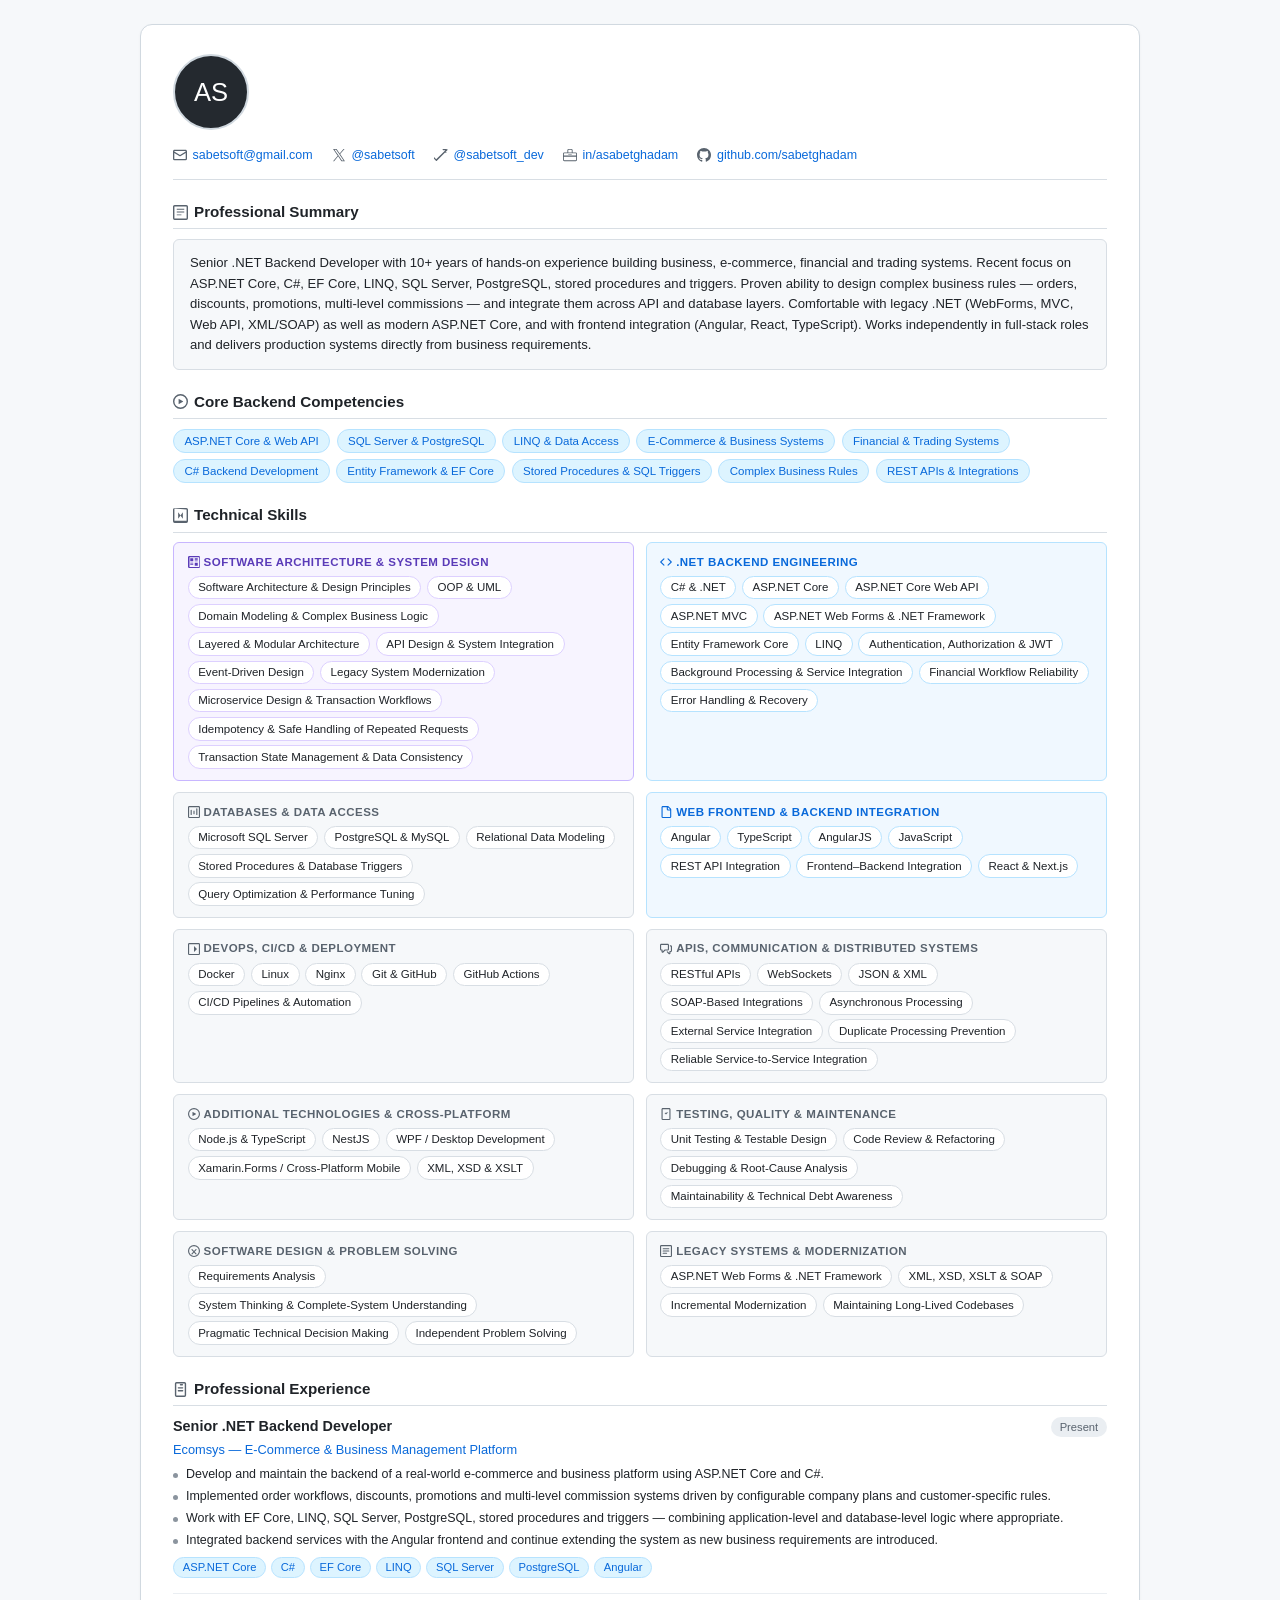
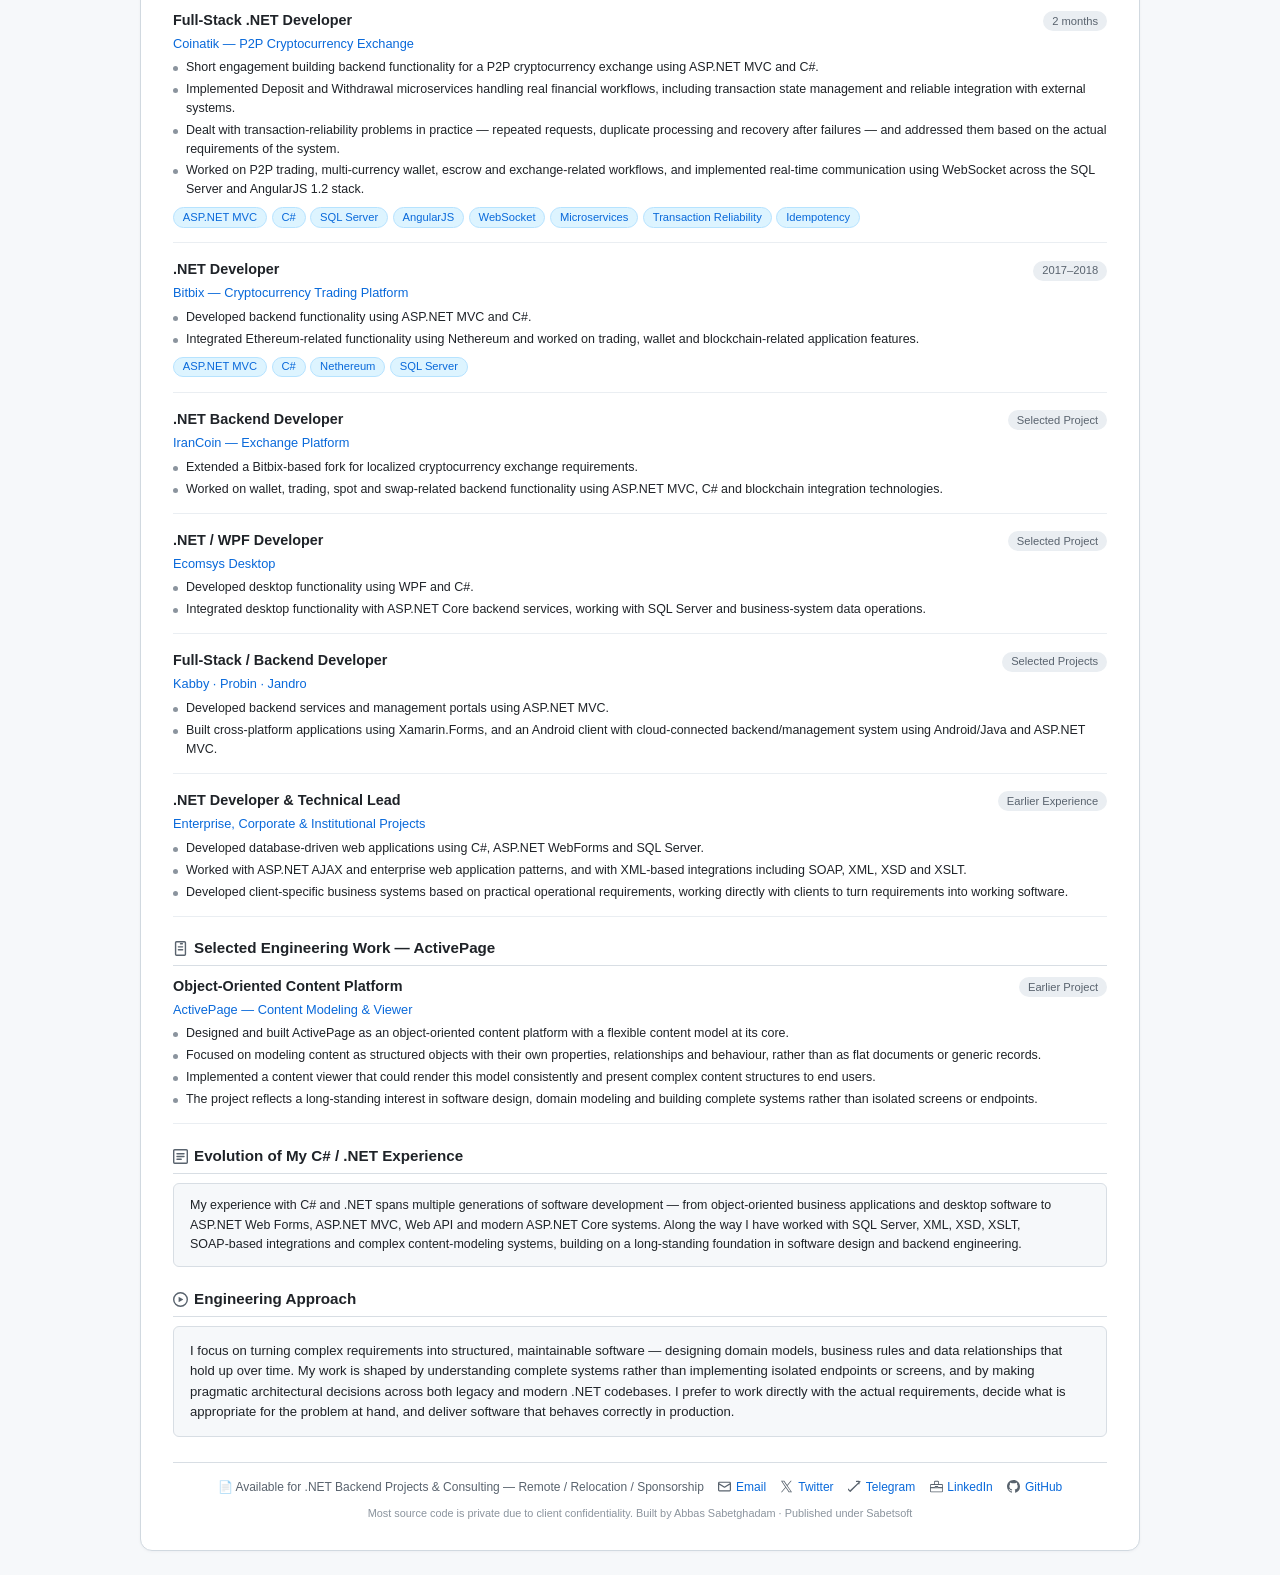
<file: backend-dotnet.html>
<!DOCTYPE html>
<html lang="en">

<head>
    <meta charset="UTF-8">
    <meta name="viewport" content="width=device-width, initial-scale=1.0">
    <title>Abbas Sabetghadam · Senior .NET Backend Developer</title>
    <style>
        * {
            margin: 0;
            padding: 0;
            box-sizing: border-box;
        }

        html {
            -webkit-text-size-adjust: 100%;
        }

        body {
            font-family: -apple-system, BlinkMacSystemFont, 'Segoe UI', 'Noto Sans', Helvetica, Arial, sans-serif;
            background-color: #f6f8fa;
            color: #1f2328;
            line-height: 1.5;
            font-size: 13px;
            padding: 1.5rem 1rem;
            display: flex;
            justify-content: center;
        }

        .cv-card {
            max-width: 1000px;
            width: 100%;
            background-color: #ffffff;
            border: 1px solid #d1d9e0;
            border-radius: 12px;
            box-shadow: 0 1px 3px rgba(31, 35, 40, 0.04);
            padding: 1.8rem 2rem;
        }

        /* ---------- header ---------- */
        .profile-header {
            display: flex;
            align-items: center;
            gap: 1.2rem;
            margin-bottom: 1rem;
            flex-wrap: wrap;
        }

        .avatar {
            width: 76px;
            height: 76px;
            border-radius: 50%;
            object-fit: cover;
            border: 2px solid #d1d9e0;
            background-color: #f6f8fa;
            flex-shrink: 0;
        }

        .avatar-fallback {
            width: 76px;
            height: 76px;
            border-radius: 50%;
            background: #24292f;
            color: #ffffff;
            display: flex;
            align-items: center;
            justify-content: center;
            font-size: 1.6rem;
            font-weight: 500;
            border: 2px solid #d1d9e0;
            flex-shrink: 0;
        }

        .header-text {
            flex: 1;
            min-width: 200px;
        }

        h1 {
            font-size: 1.7rem;
            font-weight: 600;
            letter-spacing: -0.01em;
            color: #1f2328;
            margin-bottom: 0.15rem;
            line-height: 1.2;
        }

        .subhead {
            font-size: 0.85rem;
            font-weight: 400;
            color: #59636e;
            margin-bottom: 0.5rem;
        }

        .availability-badge {
            display: inline-flex;
            align-items: center;
            gap: 0.35rem;
            background: #dafbe1;
            color: #1a7f37;
            font-size: 0.72rem;
            font-weight: 600;
            padding: 0.2rem 0.7rem;
            border-radius: 20px;
            border: 1px solid #aceebb;
        }

        /* ---------- contact ---------- */
        .contact-row {
            display: flex;
            flex-wrap: wrap;
            gap: 0.5rem 1.2rem;
            font-size: 0.78rem;
            color: #59636e;
            margin: 0.9rem 0 1.2rem 0;
            padding-bottom: 0.9rem;
            border-bottom: 1px solid #d8dee4;
            align-items: center;
        }

        .contact-row span {
            display: inline-flex;
            align-items: center;
            gap: 0.35rem;
            word-break: break-word;
        }

        .contact-row svg.icon {
            width: 14px;
            height: 14px;
            color: #59636e;
            flex-shrink: 0;
        }

        .contact-row a {
            color: #0969da;
            text-decoration: none;
        }

        .contact-row a:hover {
            text-decoration: underline;
        }

        /* ---------- sections ---------- */
        .section-title {
            font-size: 0.95rem;
            font-weight: 600;
            color: #1f2328;
            margin: 1.3rem 0 0.6rem 0;
            padding-bottom: 0.3rem;
            border-bottom: 1px solid #d8dee4;
            display: flex;
            align-items: center;
            gap: 6px;
        }

        .section-title svg {
            width: 15px;
            height: 15px;
            color: #59636e;
            flex-shrink: 0;
        }

        .summary-text {
            font-size: 0.82rem;
            color: #1f2328;
            background-color: #f6f8fa;
            padding: 0.85rem 1rem;
            border-radius: 6px;
            border: 1px solid #d8dee4;
            line-height: 1.55;
        }

        /* ---------- pills ---------- */
        .competency-grid {
            display: flex;
            flex-wrap: wrap;
            gap: 0.35rem 0.4rem;
            margin: 0.5rem 0 0.9rem 0;
        }

        .skill-pill {
            background-color: #ddf4ff;
            color: #0969da;
            font-size: 0.72rem;
            font-weight: 500;
            padding: 0.2rem 0.65rem;
            border-radius: 20px;
            border: 1px solid #b6e3ff;
            white-space: nowrap;
            line-height: 1.4;
        }

        /* ---------- tech skills grid: 2 columns desktop ---------- */
        .tech-skills-grid {
            display: grid;
            grid-template-columns: repeat(2, 1fr);
            gap: 0.7rem;
            margin-top: 0.4rem;
            margin-bottom: 0.9rem;
        }

        .skill-category {
            background: #f6f8fa;
            border-radius: 6px;
            padding: 0.7rem 0.85rem;
            border: 1px solid #d8dee4;
            display: flex;
            flex-direction: column;
            gap: 0.4rem;
        }

        .skill-category h4 {
            font-size: 0.72rem;
            text-transform: uppercase;
            letter-spacing: 0.04em;
            font-weight: 600;
            color: #59636e;
            display: flex;
            align-items: center;
            gap: 4px;
            line-height: 1.3;
        }

        .skill-category h4 svg {
            width: 12px;
            height: 12px;
            color: #59636e;
            flex-shrink: 0;
        }

        .skill-category ul {
            list-style: none;
            display: flex;
            flex-wrap: wrap;
            gap: 0.3rem 0.35rem;
        }

        .skill-category li {
            font-size: 0.72rem;
            background: #ffffff;
            padding: 0.15rem 0.6rem;
            border-radius: 12px;
            border: 1px solid #d8dee4;
            color: #1f2328;
            line-height: 1.45;
            overflow-wrap: anywhere;
            word-break: break-word;
            max-width: 100%;
        }

        /* accent cards */
        .skill-category.architecture {
            border-color: #c8b6ff;
            background: #f7f4ff;
        }

        .skill-category.architecture h4 {
            color: #5a3bb8;
        }

        .skill-category.architecture h4 svg {
            color: #5a3bb8;
        }

        .skill-category.architecture li {
            border-color: #ddd0ff;
        }

        .skill-category.primary {
            border-color: #b6e3ff;
            background: #f0f8ff;
        }

        .skill-category.primary h4 {
            color: #0969da;
        }

        .skill-category.primary h4 svg {
            color: #0969da;
        }

        .skill-category.primary li {
            border-color: #b6e3ff;
        }

        .skill-category.frontend {
            border-color: #b6e3ff;
            background: #f0f8ff;
        }

        .skill-category.frontend h4 {
            color: #0969da;
        }

        .skill-category.frontend h4 svg {
            color: #0969da;
        }

        .skill-category.frontend li {
            border-color: #b6e3ff;
        }

        /* ---------- experience ---------- */
        .exp-item {
            margin-bottom: 1rem;
            padding-bottom: 0.9rem;
            border-bottom: 1px solid #eaeef2;
        }

        .exp-item:last-child {
            border-bottom: none;
            margin-bottom: 0;
            padding-bottom: 0;
        }

        .exp-header {
            display: flex;
            flex-wrap: wrap;
            justify-content: space-between;
            align-items: baseline;
            gap: 0.5rem;
            margin-bottom: 0.15rem;
        }

        .exp-title {
            font-size: 0.9rem;
            font-weight: 600;
            color: #1f2328;
        }

        .exp-company {
            font-size: 0.8rem;
            font-weight: 500;
            color: #0969da;
            margin-bottom: 0.35rem;
        }

        .exp-date {
            font-size: 0.7rem;
            font-weight: 500;
            color: #59636e;
            background: #eaeef2;
            padding: 0.1rem 0.55rem;
            border-radius: 20px;
            white-space: nowrap;
        }

        .exp-desc {
            margin-top: 0.35rem;
            font-size: 0.78rem;
            color: #1f2328;
            display: flex;
            flex-direction: column;
            gap: 0.2rem;
        }

        .exp-desc p {
            display: flex;
            gap: 0.5rem;
            align-items: flex-start;
            line-height: 1.5;
        }

        .exp-desc p::before {
            content: "";
            flex-shrink: 0;
            width: 5px;
            height: 5px;
            border-radius: 50%;
            background: #8b949e;
            margin-top: 0.5rem;
        }

        .tech-stack {
            display: flex;
            flex-wrap: wrap;
            gap: 0.3rem;
            margin-top: 0.5rem;
            font-size: 0.7rem;
        }

        .tech-stack span {
            background: #ddf4ff;
            border: 1px solid #b6e3ff;
            border-radius: 20px;
            padding: 0.1rem 0.55rem;
            color: #0969da;
            font-weight: 500;
            line-height: 1.4;
        }

        .legacy-note {
            font-size: 0.78rem;
            color: #1f2328;
            background: #f6f8fa;
            padding: 0.75rem 1rem;
            border-radius: 6px;
            border: 1px solid #d8dee4;
            line-height: 1.55;
        }

        /* ---------- footer ---------- */
        .footer-note {
            margin-top: 1.6rem;
            padding-top: 0.9rem;
            border-top: 1px solid #d8dee4;
            font-size: 0.75rem;
            color: #59636e;
            text-align: center;
            display: flex;
            flex-wrap: wrap;
            justify-content: center;
            gap: 0.6rem 0.9rem;
            align-items: center;
        }

        .footer-note span {
            display: inline-flex;
            align-items: center;
            gap: 0.3rem;
        }

        .footer-note svg.icon {
            width: 13px;
            height: 13px;
            color: #59636e;
            flex-shrink: 0;
        }

        .footer-note a {
            color: #0969da;
            text-decoration: none;
        }

        .footer-note a:hover {
            text-decoration: underline;
        }

        .copyright {
            font-size: 0.68rem;
            color: #8b949e;
            text-align: center;
            margin-top: 0.6rem;
        }

        /* ---------- responsive ---------- */
        @media (max-width: 900px) {
            .tech-skills-grid {
                grid-template-columns: 1fr;
            }
        }

        @media (max-width: 700px) {
            .cv-card {
                padding: 1.2rem 1rem;
            }

            h1 {
                font-size: 1.4rem;
            }

            .avatar,
            .avatar-fallback {
                width: 62px;
                height: 62px;
                font-size: 1.3rem;
            }

            .exp-header {
                flex-direction: column;
                align-items: flex-start;
                gap: 2px;
            }
        }

        /* ============================================================
       PRINT / PDF — A4
       ============================================================ */
        @page {
            size: A4;
            margin: 12mm 14mm 12mm 14mm;
        }

        @media print {

            html,
            body {
                background: #ffffff !important;
                font-size: 10.5pt;
                padding: 0;
                margin: 0;
                display: block;
                color: #000000;
            }

            .cv-card {
                max-width: none;
                width: auto;
                border: none;
                border-radius: 0;
                box-shadow: none;
                padding: 0;
                background: #ffffff;
            }

            .profile-header {
                gap: 10px;
                margin-bottom: 8px;
            }

            .avatar,
            .avatar-fallback {
                width: 56px;
                height: 56px;
                font-size: 1.2rem;
            }

            h1 {
                font-size: 17pt;
            }

            .subhead {
                font-size: 10pt;
            }

            .availability-badge {
                font-size: 8.5pt;
                padding: 1px 8px;
                border: 1px solid #999;
                background: #f4f4f4 !important;
                color: #000 !important;
            }

            .contact-row {
                font-size: 8.5pt;
                gap: 4px 12px;
                margin: 8px 0 10px 0;
                padding-bottom: 6px;
                border-bottom: 1px solid #ccc;
                color: #000;
            }

            .contact-row a {
                color: #000;
                text-decoration: none;
            }

            .contact-row svg.icon {
                color: #000;
            }

            .section-title {
                font-size: 11pt;
                margin: 10px 0 5px 0;
                padding-bottom: 2px;
                border-bottom: 1px solid #999;
                break-after: avoid;
                page-break-after: avoid;
            }

            .section-title svg {
                color: #000;
            }

            .summary-text,
            .legacy-note {
                font-size: 9.5pt;
                background: #f7f7f7 !important;
                border: 1px solid #ccc;
                padding: 6px 9px;
                line-height: 1.45;
                color: #000;
            }

            .skill-pill {
                font-size: 8.5pt;
                padding: 1px 7px;
                border: 1px solid #bbb;
                background: #f2f2f2 !important;
                color: #000 !important;
            }

            /* print: 2-column skill grid */
            .tech-skills-grid {
                gap: 5px;
                margin-bottom: 8px;
                grid-template-columns: repeat(2, 1fr);
            }

            .skill-category,
            .skill-category.primary,
            .skill-category.architecture,
            .skill-category.frontend {
                background: #f7f7f7 !important;
                border: 1px solid #ccc !important;
                padding: 5px 7px;
                break-inside: avoid;
                page-break-inside: avoid;
                gap: 3px;
            }

            .skill-category h4,
            .skill-category.primary h4,
            .skill-category.architecture h4,
            .skill-category.frontend h4 {
                font-size: 7.5pt;
                color: #333 !important;
                margin-bottom: 2px;
            }

            .skill-category h4 svg,
            .skill-category.primary h4 svg,
            .skill-category.architecture h4 svg,
            .skill-category.frontend h4 svg {
                color: #333 !important;
            }

            .skill-category li,
            .skill-category.primary li,
            .skill-category.architecture li,
            .skill-category.frontend li {
                font-size: 8pt;
                padding: 0 5px;
                border: 1px solid #ccc !important;
                background: #ffffff !important;
            }

            .exp-item {
                break-inside: avoid;
                page-break-inside: avoid;
                margin-bottom: 9px;
                padding-bottom: 8px;
                border-bottom: 1px solid #ddd;
            }

            .exp-item:last-child {
                border-bottom: none;
            }

            .exp-title {
                font-size: 10.5pt;
            }

            .exp-company {
                font-size: 9.5pt;
                color: #000;
            }

            .exp-date {
                font-size: 8.5pt;
                background: #eee !important;
                color: #000;
                padding: 0 6px;
            }

            .exp-desc {
                font-size: 9.5pt;
                gap: 2px;
            }

            .exp-desc p::before {
                background: #666;
                margin-top: 0.55rem;
            }

            .tech-stack span {
                font-size: 8pt;
                background: #f2f2f2 !important;
                border: 1px solid #bbb;
                color: #000 !important;
                padding: 0 6px;
            }

            .footer-note {
                font-size: 8.5pt;
                margin-top: 12px;
                padding-top: 8px;
                border-top: 1px solid #ccc;
                color: #333;
                gap: 4px 10px;
            }

            .footer-note a {
                color: #000;
                text-decoration: none;
            }

            .footer-note svg.icon {
                color: #333;
            }

            .copyright {
                font-size: 7.5pt;
                color: #666;
                margin-top: 4px;
            }

            h1,
            h2,
            h3,
            h4 {
                break-after: avoid;
                page-break-after: avoid;
            }

            .competency-grid,
            .contact-row,
            .tech-stack {
                break-inside: avoid;
                page-break-inside: avoid;
            }

            a {
                color: #000;
                text-decoration: none;
            }
        }
    </style>
</head>

<body>
    <div class="cv-card">

        <!-- header -->
        <header class="profile-header">
            <img class="avatar" src="https://github.com/sabetghadam.png" alt="Abbas Sabetghadam"
                onerror="this.onerror=null; this.parentNode.innerHTML='<div class=\'avatar-fallback\'>AS</div>';" />
            <div class="header-text">
                <h1>Abbas Sabetghadam</h1>
                <div class="subhead">Senior .NET Backend Developer — 10+ years of hands‑on C# / .NET</div>
                <div class="availability-badge">🌍 Remote / Relocation / Sponsorship</div>
            </div>
        </header>

        <!-- contact -->
        <div class="contact-row">
            <span>
                <svg class="icon" viewBox="0 0 16 16" fill="currentColor">
                    <path
                        d="M1.75 2h12.5c.966 0 1.75.784 1.75 1.75v8.5A1.75 1.75 0 0 1 14.25 14H1.75A1.75 1.75 0 0 1 0 12.25v-8.5C0 2.784.784 2 1.75 2ZM1.5 12.251c0 .138.112.25.25.25h12.5a.25.25 0 0 0 .25-.25V5.809L8.38 9.397a.75.75 0 0 1-.76 0L1.5 5.809v6.442Zm13-8.181v-.32a.25.25 0 0 0-.25-.25H1.75a.25.25 0 0 0-.25.25v.32L8 7.88Z" />
                </svg>
                <a href="mailto:sabetsoft@gmail.com">sabetsoft@gmail.com</a>
            </span>
            <span>
                <svg class="icon" viewBox="0 0 16 16" fill="currentColor">
                    <path
                        d="M9.294 6.928 14.357 1h-1.2L8.762 6.147 5.25 1H1.2l5.31 7.784L1.2 15h1.2l4.642-5.436L10.75 15h4.05L9.294 6.928ZM7.68 8.852l-.538-.775L2.83 1.91h1.843l3.49 5.02.538.775 4.539 6.535h-1.843L7.68 8.852Z" />
                </svg>
                <a href="https://twitter.com/sabetsoft" target="_blank" rel="noopener">@sabetsoft</a>
            </span>
            <span>
                <svg class="icon" viewBox="0 0 16 16" fill="currentColor">
                    <path
                        d="M14.213 1.5a.75.75 0 0 1 1.06 1.06l-12 12a.75.75 0 0 1-1.06 0l-3-3a.75.75 0 1 1 1.06-1.06L2.5 12.72 14.213 1.5ZM12.5 2.5h-2a.75.75 0 0 1 0-1.5h3a.75.75 0 0 1 .75.75v3a.75.75 0 0 1-1.5 0V2.5h-.25Z" />
                </svg>
                <a href="https://t.me/sabetsoft_dev" target="_blank" rel="noopener">@sabetsoft_dev</a>
            </span>
            <span>
                <svg class="icon" viewBox="0 0 16 16" fill="currentColor">
                    <path
                        d="M6.5 1A1.5 1.5 0 0 0 5 2.5V5H1.5A1.5 1.5 0 0 0 0 6.5v7A1.5 1.5 0 0 0 1.5 15h13a1.5 1.5 0 0 0 1.5-1.5v-7A1.5 1.5 0 0 0 14.5 5H11V2.5A1.5 1.5 0 0 0 9.5 1h-3ZM10 5H6V2.5a.5.5 0 0 1 .5-.5h3a.5.5 0 0 1 .5.5V5ZM1.5 6h13a.5.5 0 0 1 .5.5v2H1V6.5a.5.5 0 0 1 .5-.5ZM1 10h14v3.5a.5.5 0 0 1-.5.5h-13a.5.5 0 0 1-.5-.5V10Zm5-2.5h4V9H6v-1.5Z" />
                </svg>
                <a href="https://www.linkedin.com/in/asabetghadam" target="_blank" rel="noopener">in/asabetghadam</a>
            </span>
            <span>
                <svg class="icon" viewBox="0 0 16 16" fill="currentColor">
                    <path
                        d="M8 0C3.58 0 0 3.58 0 8c0 3.54 2.29 6.53 5.47 7.59.4.07.55-.17.55-.38 0-.19-.01-.82-.01-1.49-2.01.37-2.53-.49-2.69-.94-.09-.23-.48-.94-.82-1.13-.28-.15-.68-.52-.01-.53.63-.01 1.08.58 1.23.82.72 1.21 1.87.87 2.33.66.07-.52.28-.87.51-1.07-1.78-.2-3.64-.89-3.64-3.95 0-.87.31-1.59.82-2.15-.08-.2-.36-1.02.08-2.12 0 0 .67-.21 2.2.82.64-.18 1.32-.27 2-.27.68 0 1.36.09 2 .27 1.53-1.04 2.2-.82 2.2-.82.44 1.1.16 1.92.08 2.12.51.56.82 1.27.82 2.15 0 3.07-1.87 3.75-3.65 3.95.29.25.54.73.54 1.48 0 1.07-.01 1.93-.01 2.2 0 .21.15.46.55.38A8.012 8.012 0 0 0 16 8c0-4.42-3.58-8-8-8Z" />
                </svg>
                <a href="https://github.com/sabetghadam" target="_blank" rel="noopener">github.com/sabetghadam</a>
            </span>
        </div>

        <!-- summary -->
        <h2 class="section-title">
            <svg viewBox="0 0 16 16" fill="currentColor">
                <path
                    d="M0 1.75C0 .784.784 0 1.75 0h12.5C15.216 0 16 .784 16 1.75v12.5A1.75 1.75 0 0 1 14.25 16H1.75A1.75 1.75 0 0 1 0 14.25Zm1.75-.25a.25.25 0 0 0-.25.25v12.5c0 .138.112.25.25.25h12.5a.25.25 0 0 0 .25-.25V1.75a.25.25 0 0 0-.25-.25Z" />
                <path d="M4 4h8v1H4zm0 3h8v1H4zm0 3h5v1H4z" />
            </svg>
            Professional Summary
        </h2>
        <div class="summary-text">
            Senior .NET Backend Developer with 10+ years of hands‑on experience building business,
            e‑commerce, financial and trading systems. Recent focus on ASP.NET Core, C#, EF Core,
            LINQ, SQL Server, PostgreSQL, stored procedures and triggers. Proven ability to design
            complex business rules — orders, discounts, promotions, multi‑level commissions — and
            integrate them across API and database layers. Comfortable with legacy .NET (WebForms,
            MVC, Web API, XML/SOAP) as well as modern ASP.NET Core, and with frontend integration
            (Angular, React, TypeScript). Works independently in full‑stack roles and delivers
            production systems directly from business requirements.
        </div>

        <!-- competencies -->
        <h2 class="section-title">
            <svg viewBox="0 0 16 16" fill="currentColor">
                <path
                    d="M8 0a8 8 0 1 1 0 16A8 8 0 0 1 8 0ZM1.5 8a6.5 6.5 0 1 0 13 0 6.5 6.5 0 0 0-13 0Zm4.879-2.773 4.264 2.559a.25.25 0 0 1 0 .428l-4.264 2.559A.25.25 0 0 1 6 10.559V5.442a.25.25 0 0 1 .379-.215Z" />
            </svg>
            Core Backend Competencies
        </h2>
        <div class="competency-grid">
            <span class="skill-pill">ASP.NET Core &amp; Web API</span>
            <span class="skill-pill">SQL Server &amp; PostgreSQL</span>
            <span class="skill-pill">LINQ &amp; Data Access</span>
            <span class="skill-pill">E‑Commerce &amp; Business Systems</span>
            <span class="skill-pill">Financial &amp; Trading Systems</span>
            <span class="skill-pill">C# Backend Development</span>
            <span class="skill-pill">Entity Framework &amp; EF Core</span>
            <span class="skill-pill">Stored Procedures &amp; SQL Triggers</span>
            <span class="skill-pill">Complex Business Rules</span>
            <span class="skill-pill">REST APIs &amp; Integrations</span>
        </div>

        <!-- technical skills: 10 cards, 2 columns -->
        <h2 class="section-title">
            <svg viewBox="0 0 16 16" fill="currentColor">
                <path
                    d="M0 1.75C0 .784.784 0 1.75 0h12.5C15.216 0 16 .784 16 1.75v12.5A1.75 1.75 0 0 1 14.25 16H1.75A1.75 1.75 0 0 1 0 14.25ZM1.75.5a.25.25 0 0 0-.25.25v12.5c0 .138.112.25.25.25h12.5a.25.25 0 0 0 .25-.25V1.75a.25.25 0 0 0-.25-.25Z" />
                <path d="m5.5 4.5 2.5 3.5-2.5 3.5M10.5 4.5 8 8l2.5 3.5" />
            </svg>
            Technical Skills
        </h2>

        <div class="tech-skills-grid">

            <!-- A. Software Architecture -->
            <div class="skill-category architecture">
                <h4>
                    <svg viewBox="0 0 16 16" fill="currentColor">
                        <path
                            d="M1.75 0h12.5C15.216 0 16 .784 16 1.75v12.5A1.75 1.75 0 0 1 14.25 16H1.75A1.75 1.75 0 0 1 0 14.25V1.75C0 .784.784 0 1.75 0Zm.25 1.5v13h13v-13h-13Z" />
                        <path d="M3 3h4v4H3zm6 0h4v2H9zm0 3h4v1H9zm-6 3h4v1H3zm0 2h4v1H3zm6-2h4v4H9z" />
                    </svg>
                    Software Architecture &amp; System Design
                </h4>
                <ul>
                    <li>Software Architecture &amp; Design Principles</li>
                    <li>OOP &amp; UML</li>
                    <li>Domain Modeling &amp; Complex Business Logic</li>
                    <li>Layered &amp; Modular Architecture</li>
                    <li>API Design &amp; System Integration</li>
                    <li>Event‑Driven Design</li>
                    <li>Legacy System Modernization</li>
                    <li>Microservice Design &amp; Transaction Workflows</li>
                    <li>Idempotency &amp; Safe Handling of Repeated Requests</li>
                    <li>Transaction State Management &amp; Data Consistency</li>
                </ul>
            </div>

            <!-- B. .NET Backend Engineering -->
            <div class="skill-category primary">
                <h4>
                    <svg viewBox="0 0 16 16" fill="currentColor">
                        <path
                            d="m11.28 3.22 4.25 4.25a.75.75 0 0 1 0 1.06l-4.25 4.25a.749.749 0 0 1-1.275-.326.749.749 0 0 1 .215-.734L13.94 8l-3.72-3.72a.749.749 0 0 1 .326-1.275.749.749 0 0 1 .734.215Zm-6.56 0a.751.751 0 0 1 1.042.018.751.751 0 0 1 .018 1.042L2.06 8l3.72 3.72a.749.749 0 0 1-.326 1.275.749.749 0 0 1-.734-.215L.47 8.53a.75.75 0 0 1 0-1.06Z" />
                    </svg>
                    .NET Backend Engineering
                </h4>
                <ul>
                    <li>C# &amp; .NET</li>
                    <li>ASP.NET Core</li>
                    <li>ASP.NET Core Web API</li>
                    <li>ASP.NET MVC</li>
                    <li>ASP.NET Web Forms &amp; .NET Framework</li>
                    <li>Entity Framework Core</li>
                    <li>LINQ</li>
                    <li>Authentication, Authorization &amp; JWT</li>
                    <li>Background Processing &amp; Service Integration</li>
                    <li>Financial Workflow Reliability</li>
                    <li>Error Handling &amp; Recovery</li>
                </ul>
            </div>

            <!-- C. Databases -->
            <div class="skill-category">
                <h4>
                    <svg viewBox="0 0 16 16" fill="currentColor">
                        <path
                            d="M1.75 0h12.5C15.216 0 16 .784 16 1.75v12.5A1.75 1.75 0 0 1 14.25 16H1.75A1.75 1.75 0 0 1 0 14.25V1.75C0 .784.784 0 1.75 0ZM1.5 1.75v12.5c0 .138.112.25.25.25h12.5a.25.25 0 0 0 .25-.25V1.75a.25.25 0 0 0-.25-.25H1.75a.25.25 0 0 0-.25.25ZM11.75 3a.75.75 0 0 1 .75.75v7.5a.75.75 0 0 1-1.5 0v-7.5a.75.75 0 0 1 .75-.75Zm-7.5 2a.75.75 0 0 1 .75.75v5.5a.75.75 0 0 1-1.5 0v-5.5a.75.75 0 0 1 .75-.75ZM8 6a.75.75 0 0 1 .75.75v3.5a.75.75 0 0 1-1.5 0v-3.5A.75.75 0 0 1 8 6Z" />
                    </svg>
                    Databases &amp; Data Access
                </h4>
                <ul>
                    <li>Microsoft SQL Server</li>
                    <li>PostgreSQL &amp; MySQL</li>
                    <li>Relational Data Modeling</li>
                    <li>Stored Procedures &amp; Database Triggers</li>
                    <li>Query Optimization &amp; Performance Tuning</li>
                </ul>
            </div>

            <!-- D. Frontend Integration -->
            <div class="skill-category frontend">
                <h4>
                    <svg viewBox="0 0 16 16" fill="currentColor">
                        <path
                            d="M2 1.75C2 .784 2.784 0 3.75 0h6.586c.464 0 .909.184 1.237.513l2.914 2.914c.329.328.513.773.513 1.237v9.586A1.75 1.75 0 0 1 13.25 16h-9.5A1.75 1.75 0 0 1 2 14.25Zm1.75-.25a.25.25 0 0 0-.25.25v12.5c0 .138.112.25.25.25h9.5a.25.25 0 0 0 .25-.25V6h-2.75A1.75 1.75 0 0 1 9 4.25V1.5Zm6.75.062V4.25c0 .138.112.25.25.25h2.688l-.011-.013-2.914-2.914-.013-.011Z" />
                    </svg>
                    Web Frontend &amp; Backend Integration
                </h4>
                <ul>
                    <li>Angular</li>
                    <li>TypeScript</li>
                    <li>AngularJS</li>
                    <li>JavaScript</li>
                    <li>REST API Integration</li>
                    <li>Frontend–Backend Integration</li>
                    <li>React &amp; Next.js</li>
                </ul>
            </div>

            <!-- E. DevOps -->
            <div class="skill-category">
                <h4>
                    <svg viewBox="0 0 16 16" fill="currentColor">
                        <path
                            d="M0 1.75C0 .784.784 0 1.75 0h12.5C15.216 0 16 .784 16 1.75v12.5A1.75 1.75 0 0 1 14.25 16H1.75A1.75 1.75 0 0 1 0 14.25Zm1.75-.25a.25.25 0 0 0-.25.25v12.5c0 .138.112.25.25.25h12.5a.25.25 0 0 0 .25-.25V1.75a.25.25 0 0 0-.25-.25Z" />
                        <path d="m8 4 4 4-4 4M4 8h8" />
                    </svg>
                    DevOps, CI/CD &amp; Deployment
                </h4>
                <ul>
                    <li>Docker</li>
                    <li>Linux</li>
                    <li>Nginx</li>
                    <li>Git &amp; GitHub</li>
                    <li>GitHub Actions</li>
                    <li>CI/CD Pipelines &amp; Automation</li>
                </ul>
            </div>

            <!-- F. APIs & Distributed -->
            <div class="skill-category">
                <h4>
                    <svg viewBox="0 0 16 16" fill="currentColor">
                        <path
                            d="M1.75 1h8.5c.966 0 1.75.784 1.75 1.75v5.5A1.75 1.75 0 0 1 10.25 10H7.061l-2.574 2.573A1.458 1.458 0 0 1 2 11.543V10h-.25A1.75 1.75 0 0 1 0 8.25v-5.5C0 1.784.784 1 1.75 1ZM1.5 2.75v5.5c0 .138.112.25.25.25h1a.75.75 0 0 1 .75.75v2.19l2.72-2.72a.749.749 0 0 1 .53-.22h3.5a.25.25 0 0 0 .25-.25v-5.5a.25.25 0 0 0-.25-.25h-8.5a.25.25 0 0 0-.25.25Zm13 2a.25.25 0 0 0-.25-.25h-.5a.75.75 0 0 1 0-1.5h.5c.966 0 1.75.784 1.75 1.75v5.5A1.75 1.75 0 0 1 14.25 12H14v1.543a1.458 1.458 0 0 1-2.487 1.03L9.22 12.28a.749.749 0 0 1 .326-1.275.749.749 0 0 1 .734.215l2.22 2.22v-2.19a.75.75 0 0 1 .75-.75h1a.25.25 0 0 0 .25-.25Z" />
                    </svg>
                    APIs, Communication &amp; Distributed Systems
                </h4>
                <ul>
                    <li>RESTful APIs</li>
                    <li>WebSockets</li>
                    <li>JSON &amp; XML</li>
                    <li>SOAP‑Based Integrations</li>
                    <li>Asynchronous Processing</li>
                    <li>External Service Integration</li>
                    <li>Duplicate Processing Prevention</li>
                    <li>Reliable Service‑to‑Service Integration</li>
                </ul>
            </div>

            <!-- G. Additional Technologies -->
            <div class="skill-category">
                <h4>
                    <svg viewBox="0 0 16 16" fill="currentColor">
                        <path
                            d="M8 0a8 8 0 1 1 0 16A8 8 0 0 1 8 0ZM1.5 8a6.5 6.5 0 1 0 13 0 6.5 6.5 0 0 0-13 0Zm4.879-2.773 4.264 2.559a.25.25 0 0 1 0 .428l-4.264 2.559A.25.25 0 0 1 6 10.559V5.442a.25.25 0 0 1 .379-.215Z" />
                    </svg>
                    Additional Technologies &amp; Cross‑Platform
                </h4>
                <ul>
                    <li>Node.js &amp; TypeScript</li>
                    <li>NestJS</li>
                    <li>WPF / Desktop Development</li>
                    <li>Xamarin.Forms / Cross‑Platform Mobile</li>
                    <li>XML, XSD &amp; XSLT</li>
                </ul>
            </div>

            <!-- H. Testing, Quality & Maintenance (new) -->
            <div class="skill-category">
                <h4>
                    <svg viewBox="0 0 16 16" fill="currentColor">
                        <path
                            d="M2 1.75C2 .784 2.784 0 3.75 0h8.5C13.216 0 14 .784 14 1.75v12.5A1.75 1.75 0 0 1 12.25 16h-8.5A1.75 1.75 0 0 1 2 14.25Zm1.75-.25a.25.25 0 0 0-.25.25v12.5c0 .138.112.25.25.25h8.5a.25.25 0 0 0 .25-.25V1.75a.25.25 0 0 0-.25-.25Z" />
                        <path d="m6 6.5 2 2 3-3" />
                    </svg>
                    Testing, Quality &amp; Maintenance
                </h4>
                <ul>
                    <li>Unit Testing &amp; Testable Design</li>
                    <li>Code Review &amp; Refactoring</li>
                    <li>Debugging &amp; Root‑Cause Analysis</li>
                    <li>Maintainability &amp; Technical Debt Awareness</li>
                </ul>
            </div>

            <!-- I. Software Design & Problem Solving (new) -->
            <div class="skill-category">
                <h4>
                    <svg viewBox="0 0 16 16" fill="currentColor">
                        <path
                            d="M8 0a8 8 0 1 1 0 16A8 8 0 0 1 8 0ZM1.5 8a6.5 6.5 0 1 0 13 0 6.5 6.5 0 0 0-13 0Zm3.3-2.3a.75.75 0 0 1 1.06 0L8 7.94l2.14-2.24a.75.75 0 1 1 1.06 1.06L8.9 9l2.3 2.24a.75.75 0 0 1-1.06 1.06L8 10.06l-2.14 2.24a.75.75 0 0 1-1.06-1.06L7.1 9 4.8 6.76a.75.75 0 0 1 0-1.06Z" />
                    </svg>
                    Software Design &amp; Problem Solving
                </h4>
                <ul>
                    <li>Requirements Analysis</li>
                    <li>System Thinking &amp; Complete‑System Understanding</li>
                    <li>Pragmatic Technical Decision Making</li>
                    <li>Independent Problem Solving</li>
                </ul>
            </div>

            <!-- J. Legacy & Modernization (new) -->
            <div class="skill-category">
                <h4>
                    <svg viewBox="0 0 16 16" fill="currentColor">
                        <path
                            d="M1.75 0h12.5C15.216 0 16 .784 16 1.75v12.5A1.75 1.75 0 0 1 14.25 16H1.75A1.75 1.75 0 0 1 0 14.25V1.75C0 .784.784 0 1.75 0ZM1.5 1.75v12.5c0 .138.112.25.25.25h12.5a.25.25 0 0 0 .25-.25V1.75a.25.25 0 0 0-.25-.25H1.75a.25.25 0 0 0-.25.25Zm2.75 2.5h7.5a.75.75 0 0 1 0 1.5h-7.5a.75.75 0 0 1 0-1.5Zm0 3h7.5a.75.75 0 0 1 0 1.5h-7.5a.75.75 0 0 1 0-1.5Zm0 3h4.5a.75.75 0 0 1 0 1.5h-4.5a.75.75 0 0 1 0-1.5Z" />
                    </svg>
                    Legacy Systems &amp; Modernization
                </h4>
                <ul>
                    <li>ASP.NET Web Forms &amp; .NET Framework</li>
                    <li>XML, XSD, XSLT &amp; SOAP</li>
                    <li>Incremental Modernization</li>
                    <li>Maintaining Long‑Lived Codebases</li>
                </ul>
            </div>

        </div>

        <!-- experience -->
        <h2 class="section-title">
            <svg viewBox="0 0 16 16" fill="currentColor">
                <path
                    d="M2 1.75C2 .784 2.784 0 3.75 0h8.5C13.216 0 14 .784 14 1.75v12.5A1.75 1.75 0 0 1 12.25 16h-8.5A1.75 1.75 0 0 1 2 14.25Zm1.75-.25a.25.25 0 0 0-.25.25v12.5c0 .138.112.25.25.25h8.5a.25.25 0 0 0 .25-.25V1.75a.25.25 0 0 0-.25-.25ZM7.25 3a.75.75 0 0 1 .75-.75h2a.75.75 0 0 1 0 1.5H8a.75.75 0 0 1-.75-.75ZM5 6.25a.75.75 0 0 1 .75-.75h4.5a.75.75 0 0 1 0 1.5h-4.5A.75.75 0 0 1 5 6.25ZM5 9.25a.75.75 0 0 1 .75-.75h4.5a.75.75 0 0 1 0 1.5h-4.5A.75.75 0 0 1 5 9.25Z" />
            </svg>
            Professional Experience
        </h2>

        <article class="exp-item">
            <div class="exp-header">
                <span class="exp-title">Senior .NET Backend Developer</span>
                <span class="exp-date">Present</span>
            </div>
            <div class="exp-company">Ecomsys — E‑Commerce &amp; Business Management Platform</div>
            <div class="exp-desc">
                <p>Develop and maintain the backend of a real‑world e‑commerce and business platform using ASP.NET Core
                    and C#.</p>
                <p>Implemented order workflows, discounts, promotions and multi‑level commission systems driven by
                    configurable company plans and customer‑specific rules.</p>
                <p>Work with EF Core, LINQ, SQL Server, PostgreSQL, stored procedures and triggers — combining
                    application‑level and database‑level logic where appropriate.</p>
                <p>Integrated backend services with the Angular frontend and continue extending the system as new
                    business requirements are introduced.</p>
            </div>
            <div class="tech-stack">
                <span>ASP.NET Core</span><span>C#</span><span>EF Core</span><span>LINQ</span><span>SQL
                    Server</span><span>PostgreSQL</span><span>Angular</span>
            </div>
        </article>

        <article class="exp-item">
            <div class="exp-header">
                <span class="exp-title">Full‑Stack .NET Developer</span>
                <span class="exp-date">2 months</span>
            </div>
            <div class="exp-company">Coinatik — P2P Cryptocurrency Exchange</div>
            <div class="exp-desc">
                <p>Short engagement building backend functionality for a P2P cryptocurrency exchange using ASP.NET MVC
                    and C#.</p>
                <p>Implemented Deposit and Withdrawal microservices handling real financial workflows, including
                    transaction state management and reliable integration with external systems.</p>
                <p>Dealt with transaction‑reliability problems in practice — repeated requests, duplicate processing and
                    recovery after failures — and addressed them based on the actual requirements of the system.</p>
                <p>Worked on P2P trading, multi‑currency wallet, escrow and exchange‑related workflows, and implemented
                    real‑time communication using WebSocket across the SQL Server and AngularJS 1.2 stack.</p>
            </div>
            <div class="tech-stack">
                <span>ASP.NET MVC</span><span>C#</span><span>SQL
                    Server</span><span>AngularJS</span><span>WebSocket</span><span>Microservices</span><span>Transaction
                    Reliability</span><span>Idempotency</span>
            </div>
        </article>

        <article class="exp-item">
            <div class="exp-header">
                <span class="exp-title">.NET Developer</span>
                <span class="exp-date">2017–2018</span>
            </div>
            <div class="exp-company">Bitbix — Cryptocurrency Trading Platform</div>
            <div class="exp-desc">
                <p>Developed backend functionality using ASP.NET MVC and C#.</p>
                <p>Integrated Ethereum‑related functionality using Nethereum and worked on trading, wallet and
                    blockchain‑related application features.</p>
            </div>
            <div class="tech-stack">
                <span>ASP.NET MVC</span><span>C#</span><span>Nethereum</span><span>SQL Server</span>
            </div>
        </article>

        <article class="exp-item">
            <div class="exp-header">
                <span class="exp-title">.NET Backend Developer</span>
                <span class="exp-date">Selected Project</span>
            </div>
            <div class="exp-company">IranCoin — Exchange Platform</div>
            <div class="exp-desc">
                <p>Extended a Bitbix‑based fork for localized cryptocurrency exchange requirements.</p>
                <p>Worked on wallet, trading, spot and swap‑related backend functionality using ASP.NET MVC, C# and
                    blockchain integration technologies.</p>
            </div>
        </article>

        <article class="exp-item">
            <div class="exp-header">
                <span class="exp-title">.NET / WPF Developer</span>
                <span class="exp-date">Selected Project</span>
            </div>
            <div class="exp-company">Ecomsys Desktop</div>
            <div class="exp-desc">
                <p>Developed desktop functionality using WPF and C#.</p>
                <p>Integrated desktop functionality with ASP.NET Core backend services, working with SQL Server and
                    business‑system data operations.</p>
            </div>
        </article>

        <article class="exp-item">
            <div class="exp-header">
                <span class="exp-title">Full‑Stack / Backend Developer</span>
                <span class="exp-date">Selected Projects</span>
            </div>
            <div class="exp-company">Kabby · Probin · Jandro</div>
            <div class="exp-desc">
                <p>Developed backend services and management portals using ASP.NET MVC.</p>
                <p>Built cross‑platform applications using Xamarin.Forms, and an Android client with cloud‑connected
                    backend/management system using Android/Java and ASP.NET MVC.</p>
            </div>
        </article>

        <article class="exp-item">
            <div class="exp-header">
                <span class="exp-title">.NET Developer &amp; Technical Lead</span>
                <span class="exp-date">Earlier Experience</span>
            </div>
            <div class="exp-company">Enterprise, Corporate &amp; Institutional Projects</div>
            <div class="exp-desc">
                <p>Developed database‑driven web applications using C#, ASP.NET WebForms and SQL Server.</p>
                <p>Worked with ASP.NET AJAX and enterprise web application patterns, and with XML‑based integrations
                    including SOAP, XML, XSD and XSLT.</p>
                <p>Developed client‑specific business systems based on practical operational requirements, working
                    directly with clients to turn requirements into working software.</p>
            </div>
        </article>

        <!-- ActivePage -->
        <h2 class="section-title">
            <svg viewBox="0 0 16 16" fill="currentColor">
                <path
                    d="M2 1.75C2 .784 2.784 0 3.75 0h8.5C13.216 0 14 .784 14 1.75v12.5A1.75 1.75 0 0 1 12.25 16h-8.5A1.75 1.75 0 0 1 2 14.25Zm1.75-.25a.25.25 0 0 0-.25.25v12.5c0 .138.112.25.25.25h8.5a.25.25 0 0 0 .25-.25V1.75a.25.25 0 0 0-.25-.25ZM7.25 3a.75.75 0 0 1 .75-.75h2a.75.75 0 0 1 0 1.5H8a.75.75 0 0 1-.75-.75ZM5 6.25a.75.75 0 0 1 .75-.75h4.5a.75.75 0 0 1 0 1.5h-4.5A.75.75 0 0 1 5 6.25ZM5 9.25a.75.75 0 0 1 .75-.75h4.5a.75.75 0 0 1 0 1.5h-4.5A.75.75 0 0 1 5 9.25Z" />
            </svg>
            Selected Engineering Work — ActivePage
        </h2>
        <article class="exp-item">
            <div class="exp-header">
                <span class="exp-title">Object‑Oriented Content Platform</span>
                <span class="exp-date">Earlier Project</span>
            </div>
            <div class="exp-company">ActivePage — Content Modeling &amp; Viewer</div>
            <div class="exp-desc">
                <p>Designed and built ActivePage as an object‑oriented content platform with a flexible content model at
                    its core.</p>
                <p>Focused on modeling content as structured objects with their own properties, relationships and
                    behaviour, rather than as flat documents or generic records.</p>
                <p>Implemented a content viewer that could render this model consistently and present complex content
                    structures to end users.</p>
                <p>The project reflects a long‑standing interest in software design, domain modeling and building
                    complete systems rather than isolated screens or endpoints.</p>
            </div>
        </article>

        <!-- evolution -->
        <h2 class="section-title">
            <svg viewBox="0 0 16 16" fill="currentColor">
                <path
                    d="M1.75 0h12.5C15.216 0 16 .784 16 1.75v12.5A1.75 1.75 0 0 1 14.25 16H1.75A1.75 1.75 0 0 1 0 14.25V1.75C0 .784.784 0 1.75 0ZM1.5 1.75v12.5c0 .138.112.25.25.25h12.5a.25.25 0 0 0 .25-.25V1.75a.25.25 0 0 0-.25-.25H1.75a.25.25 0 0 0-.25.25Zm2.75 2.5h7.5a.75.75 0 0 1 0 1.5h-7.5a.75.75 0 0 1 0-1.5Zm0 3h7.5a.75.75 0 0 1 0 1.5h-7.5a.75.75 0 0 1 0-1.5Zm0 3h4.5a.75.75 0 0 1 0 1.5h-4.5a.75.75 0 0 1 0-1.5Z" />
            </svg>
            Evolution of My C# / .NET Experience
        </h2>
        <div class="legacy-note">
            My experience with C# and .NET spans multiple generations of software development — from
            object‑oriented business applications and desktop software to ASP.NET Web Forms,
            ASP.NET MVC, Web API and modern ASP.NET Core systems. Along the way I have worked with
            SQL Server, XML, XSD, XSLT, SOAP‑based integrations and complex content‑modeling
            systems, building on a long‑standing foundation in software design and backend
            engineering.
        </div>

        <!-- approach -->
        <h2 class="section-title">
            <svg viewBox="0 0 16 16" fill="currentColor">
                <path
                    d="M8 0a8 8 0 1 1 0 16A8 8 0 0 1 8 0ZM1.5 8a6.5 6.5 0 1 0 13 0 6.5 6.5 0 0 0-13 0Zm4.879-2.773 4.264 2.559a.25.25 0 0 1 0 .428l-4.264 2.559A.25.25 0 0 1 6 10.559V5.442a.25.25 0 0 1 .379-.215Z" />
            </svg>
            Engineering Approach
        </h2>
        <div class="summary-text">
            I focus on turning complex requirements into structured, maintainable software — designing
            domain models, business rules and data relationships that hold up over time. My work is
            shaped by understanding complete systems rather than implementing isolated endpoints or
            screens, and by making pragmatic architectural decisions across both legacy and modern
            .NET codebases. I prefer to work directly with the actual requirements, decide what is
            appropriate for the problem at hand, and deliver software that behaves correctly in
            production.
        </div>

        <!-- footer -->
        <div class="footer-note">
            <span>📄 Available for .NET Backend Projects &amp; Consulting — Remote / Relocation / Sponsorship</span>
            <span>
                <svg class="icon" viewBox="0 0 16 16" fill="currentColor">
                    <path
                        d="M1.75 2h12.5c.966 0 1.75.784 1.75 1.75v8.5A1.75 1.75 0 0 1 14.25 14H1.75A1.75 1.75 0 0 1 0 12.25v-8.5C0 2.784.784 2 1.75 2ZM1.5 12.251c0 .138.112.25.25.25h12.5a.25.25 0 0 0 .25-.25V5.809L8.38 9.397a.75.75 0 0 1-.76 0L1.5 5.809v6.442Zm13-8.181v-.32a.25.25 0 0 0-.25-.25H1.75a.25.25 0 0 0-.25.25v.32L8 7.88Z" />
                </svg>
                <a href="mailto:sabetsoft@gmail.com">Email</a>
            </span>
            <span>
                <svg class="icon" viewBox="0 0 16 16" fill="currentColor">
                    <path
                        d="M9.294 6.928 14.357 1h-1.2L8.762 6.147 5.25 1H1.2l5.31 7.784L1.2 15h1.2l4.642-5.436L10.75 15h4.05L9.294 6.928ZM7.68 8.852l-.538-.775L2.83 1.91h1.843l3.49 5.02.538.775 4.539 6.535h-1.843L7.68 8.852Z" />
                </svg>
                <a href="https://twitter.com/sabetsoft" target="_blank" rel="noopener">Twitter</a>
            </span>
            <span>
                <svg class="icon" viewBox="0 0 16 16" fill="currentColor">
                    <path
                        d="M14.213 1.5a.75.75 0 0 1 1.06 1.06l-12 12a.75.75 0 0 1-1.06 0l-3-3a.75.75 0 1 1 1.06-1.06L2.5 12.72 14.213 1.5ZM12.5 2.5h-2a.75.75 0 0 1 0-1.5h3a.75.75 0 0 1 .75.75v3a.75.75 0 0 1-1.5 0V2.5h-.25Z" />
                </svg>
                <a href="https://t.me/sabetsoft_dev" target="_blank" rel="noopener">Telegram</a>
            </span>
            <span>
                <svg class="icon" viewBox="0 0 16 16" fill="currentColor">
                    <path
                        d="M6.5 1A1.5 1.5 0 0 0 5 2.5V5H1.5A1.5 1.5 0 0 0 0 6.5v7A1.5 1.5 0 0 0 1.5 15h13a1.5 1.5 0 0 0 1.5-1.5v-7A1.5 1.5 0 0 0 14.5 5H11V2.5A1.5 1.5 0 0 0 9.5 1h-3ZM10 5H6V2.5a.5.5 0 0 1 .5-.5h3a.5.5 0 0 1 .5.5V5ZM1.5 6h13a.5.5 0 0 1 .5.5v2H1V6.5a.5.5 0 0 1 .5-.5ZM1 10h14v3.5a.5.5 0 0 1-.5.5h-13a.5.5 0 0 1-.5-.5V10Zm5-2.5h4V9H6v-1.5Z" />
                </svg>
                <a href="https://www.linkedin.com/in/asabetghadam" target="_blank" rel="noopener">LinkedIn</a>
            </span>
            <span>
                <svg class="icon" viewBox="0 0 16 16" fill="currentColor">
                    <path
                        d="M8 0C3.58 0 0 3.58 0 8c0 3.54 2.29 6.53 5.47 7.59.4.07.55-.17.55-.38 0-.19-.01-.82-.01-1.49-2.01.37-2.53-.49-2.69-.94-.09-.23-.48-.94-.82-1.13-.28-.15-.68-.52-.01-.53.63-.01 1.08.58 1.23.82.72 1.21 1.87.87 2.33.66.07-.52.28-.87.51-1.07-1.78-.2-3.64-.89-3.64-3.95 0-.87.31-1.59.82-2.15-.08-.2-.36-1.02.08-2.12 0 0 .67-.21 2.2.82.64-.18 1.32-.27 2-.27.68 0 1.36.09 2 .27 1.53-1.04 2.2-.82 2.2-.82.44 1.1.16 1.92.08 2.12.51.56.82 1.27.82 2.15 0 3.07-1.87 3.75-3.65 3.95.29.25.54.73.54 1.48 0 1.07-.01 1.93-.01 2.2 0 .21.15.46.55.38A8.012 8.012 0 0 0 16 8c0-4.42-3.58-8-8-8Z" />
                </svg>
                <a href="https://github.com/sabetghadam" target="_blank" rel="noopener">GitHub</a>
            </span>
        </div>
        <div class="copyright">
            Most source code is private due to client confidentiality. Built by Abbas Sabetghadam · Published under
            Sabetsoft
        </div>

    </div>
</body>

</html>
</file>
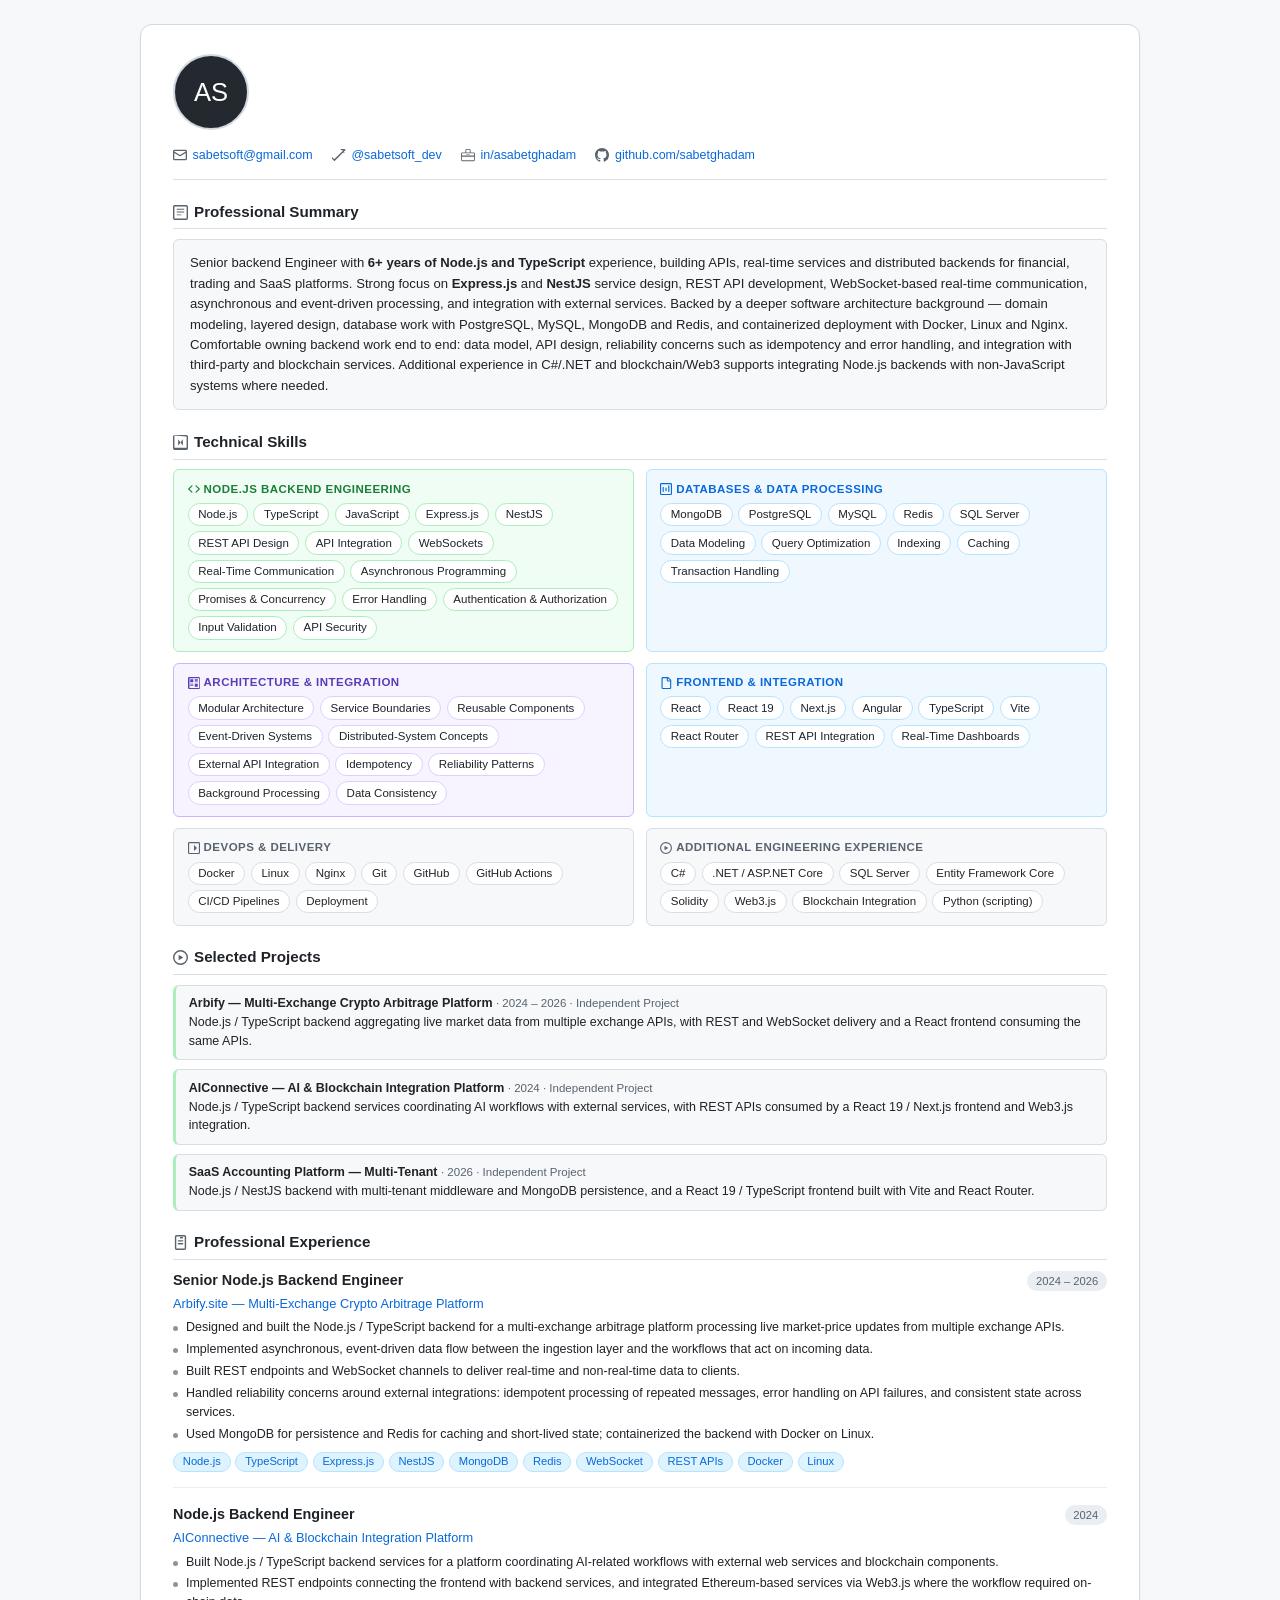
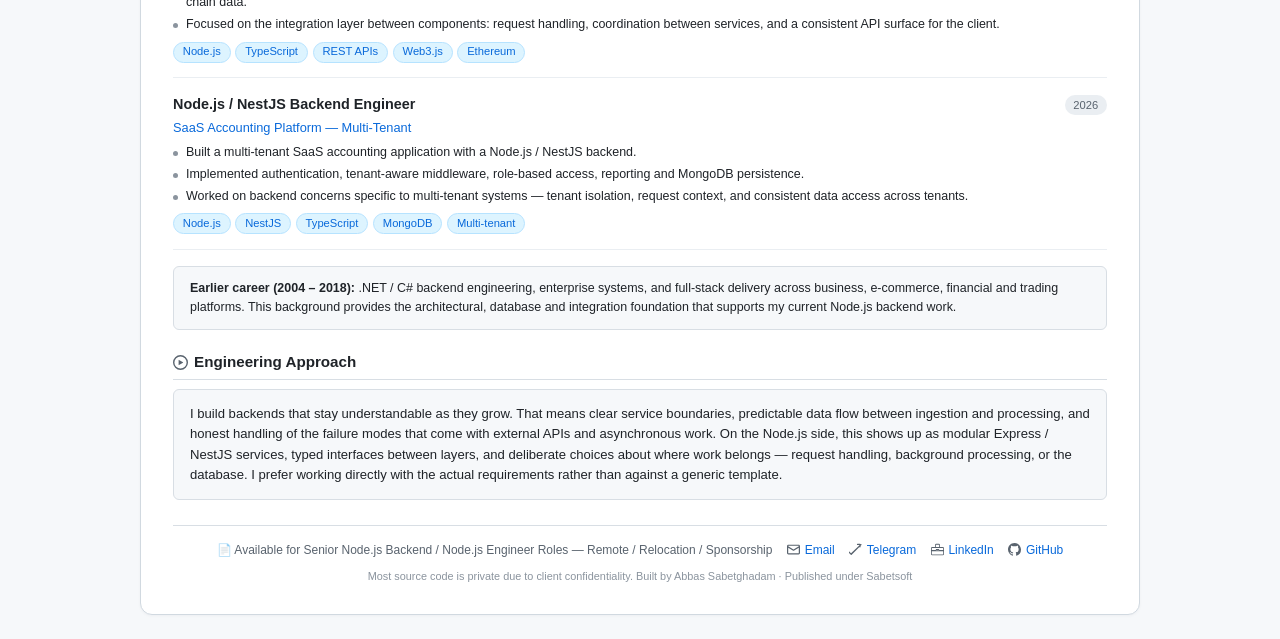
<file: backend-nodejs.html>
<!DOCTYPE html>
<html lang="en">

<head>
    <meta charset="UTF-8">
    <meta name="viewport" content="width=device-width, initial-scale=1.0">
    <title>Abbas Sabetghadam · Senior Node.js Backend Engineer</title>
    <style>
        * {
            margin: 0;
            padding: 0;
            box-sizing: border-box
        }

        html {
            -webkit-text-size-adjust: 100%
        }

        body {
            font-family: -apple-system, BlinkMacSystemFont, 'Segoe UI', 'Noto Sans', Helvetica, Arial, sans-serif;
            background: #f6f8fa;
            color: #1f2328;
            line-height: 1.5;
            font-size: 13px;
            padding: 1.5rem 1rem;
            display: flex;
            justify-content: center;
        }

        .cv-card {
            max-width: 1000px;
            width: 100%;
            background: #fff;
            border: 1px solid #d1d9e0;
            border-radius: 12px;
            box-shadow: 0 1px 3px rgba(31, 35, 40, .04);
            padding: 1.8rem 2rem;
        }

        /* header */
        .profile-header {
            display: flex;
            align-items: center;
            gap: 1.2rem;
            margin-bottom: 1rem;
            flex-wrap: wrap
        }

        .avatar {
            width: 76px;
            height: 76px;
            border-radius: 50%;
            object-fit: cover;
            border: 2px solid #d1d9e0;
            background: #f6f8fa;
            flex-shrink: 0
        }

        .avatar-fallback {
            width: 76px;
            height: 76px;
            border-radius: 50%;
            background: #24292f;
            color: #fff;
            display: flex;
            align-items: center;
            justify-content: center;
            font-size: 1.6rem;
            font-weight: 500;
            border: 2px solid #d1d9e0;
            flex-shrink: 0
        }

        .header-text {
            flex: 1;
            min-width: 200px
        }

        h1 {
            font-size: 1.7rem;
            font-weight: 600;
            letter-spacing: -.01em;
            color: #1f2328;
            margin-bottom: .15rem;
            line-height: 1.2
        }

        .subhead {
            font-size: .9rem;
            font-weight: 500;
            color: #0969da;
            margin-bottom: .5rem
        }

        .availability-badge {
            display: inline-flex;
            align-items: center;
            gap: .35rem;
            background: #dafbe1;
            color: #1a7f37;
            font-size: .72rem;
            font-weight: 600;
            padding: .2rem .7rem;
            border-radius: 20px;
            border: 1px solid #aceebb
        }

        /* contact */
        .contact-row {
            display: flex;
            flex-wrap: wrap;
            gap: .5rem 1.2rem;
            font-size: .78rem;
            color: #59636e;
            margin: .9rem 0 1.2rem 0;
            padding-bottom: .9rem;
            border-bottom: 1px solid #d8dee4;
            align-items: center
        }

        .contact-row span {
            display: inline-flex;
            align-items: center;
            gap: .35rem;
            word-break: break-word
        }

        .contact-row svg.icon {
            width: 14px;
            height: 14px;
            color: #59636e;
            flex-shrink: 0
        }

        .contact-row a {
            color: #0969da;
            text-decoration: none
        }

        .contact-row a:hover {
            text-decoration: underline
        }

        /* sections */
        .section-title {
            font-size: .95rem;
            font-weight: 600;
            color: #1f2328;
            margin: 1.3rem 0 .6rem 0;
            padding-bottom: .3rem;
            border-bottom: 1px solid #d8dee4;
            display: flex;
            align-items: center;
            gap: 6px
        }

        .section-title svg {
            width: 15px;
            height: 15px;
            color: #59636e;
            flex-shrink: 0
        }

        .summary-text {
            font-size: .82rem;
            color: #1f2328;
            background: #f6f8fa;
            padding: .85rem 1rem;
            border-radius: 6px;
            border: 1px solid #d8dee4;
            line-height: 1.55
        }

        /* tech skills grid */
        .tech-skills-grid {
            display: grid;
            grid-template-columns: repeat(2, 1fr);
            gap: .7rem;
            margin-top: .4rem;
            margin-bottom: .9rem
        }

        .skill-category {
            background: #f6f8fa;
            border-radius: 6px;
            padding: .7rem .85rem;
            border: 1px solid #d8dee4;
            display: flex;
            flex-direction: column;
            gap: .4rem
        }

        .skill-category h4 {
            font-size: .72rem;
            text-transform: uppercase;
            letter-spacing: .04em;
            font-weight: 600;
            color: #59636e;
            display: flex;
            align-items: center;
            gap: 4px;
            line-height: 1.3
        }

        .skill-category h4 svg {
            width: 12px;
            height: 12px;
            color: #59636e;
            flex-shrink: 0
        }

        .skill-category ul {
            list-style: none;
            display: flex;
            flex-wrap: wrap;
            gap: .3rem .35rem
        }

        .skill-category li {
            font-size: .72rem;
            background: #fff;
            padding: .15rem .6rem;
            border-radius: 12px;
            border: 1px solid #d8dee4;
            color: #1f2328;
            line-height: 1.45;
            overflow-wrap: anywhere;
            word-break: break-word;
            max-width: 100%
        }

        /* accent cards */
        .skill-category.node {
            border-color: #aceebb;
            background: #f0fdf4
        }

        .skill-category.node h4 {
            color: #1a7f37
        }

        .skill-category.node h4 svg {
            color: #1a7f37
        }

        .skill-category.node li {
            border-color: #aceebb
        }

        .skill-category.frontend {
            border-color: #b6e3ff;
            background: #f0f8ff
        }

        .skill-category.frontend h4 {
            color: #0969da
        }

        .skill-category.frontend h4 svg {
            color: #0969da
        }

        .skill-category.frontend li {
            border-color: #b6e3ff
        }

        .skill-category.architecture {
            border-color: #c8b6ff;
            background: #f7f4ff
        }

        .skill-category.architecture h4 {
            color: #5a3bb8
        }

        .skill-category.architecture h4 svg {
            color: #5a3bb8
        }

        .skill-category.architecture li {
            border-color: #ddd0ff
        }

        .skill-category.primary {
            border-color: #b6e3ff;
            background: #f0f8ff
        }

        .skill-category.primary h4 {
            color: #0969da
        }

        .skill-category.primary h4 svg {
            color: #0969da
        }

        .skill-category.primary li {
            border-color: #b6e3ff
        }

        /* selected projects — compact one-liners */
        .project-list {
            display: flex;
            flex-direction: column;
            gap: .55rem;
            margin-top: .4rem
        }

        .project-line {
            background: #f6f8fa;
            border: 1px solid #d8dee4;
            border-left: 3px solid #aceebb;
            border-radius: 6px;
            padding: .55rem .8rem;
            font-size: .78rem;
            color: #1f2328;
            line-height: 1.5;
        }

        .project-line .p-name {
            font-weight: 600;
            color: #1f2328
        }

        .project-line .p-meta {
            color: #59636e;
            font-weight: 500;
            font-size: .72rem
        }

        .project-line .p-desc {
            color: #1f2328;
            font-size: .78rem
        }

        /* experience */
        .exp-item {
            margin-bottom: 1rem;
            padding-bottom: .9rem;
            border-bottom: 1px solid #eaeef2
        }

        .exp-item:last-child {
            border-bottom: none;
            margin-bottom: 0;
            padding-bottom: 0
        }

        .exp-header {
            display: flex;
            flex-wrap: wrap;
            justify-content: space-between;
            align-items: baseline;
            gap: .5rem;
            margin-bottom: .15rem
        }

        .exp-title {
            font-size: .9rem;
            font-weight: 600;
            color: #1f2328
        }

        .exp-company {
            font-size: .8rem;
            font-weight: 500;
            color: #0969da;
            margin-bottom: .35rem
        }

        .exp-date {
            font-size: .7rem;
            font-weight: 500;
            color: #59636e;
            background: #eaeef2;
            padding: .1rem .55rem;
            border-radius: 20px;
            white-space: nowrap
        }

        .exp-desc {
            margin-top: .35rem;
            font-size: .78rem;
            color: #1f2328;
            display: flex;
            flex-direction: column;
            gap: .2rem
        }

        .exp-desc p {
            display: flex;
            gap: .5rem;
            align-items: flex-start;
            line-height: 1.5
        }

        .exp-desc p::before {
            content: "";
            flex-shrink: 0;
            width: 5px;
            height: 5px;
            border-radius: 50%;
            background: #8b949e;
            margin-top: .5rem
        }

        .tech-stack {
            display: flex;
            flex-wrap: wrap;
            gap: .3rem;
            margin-top: .5rem;
            font-size: .7rem
        }

        .tech-stack span {
            background: #ddf4ff;
            border: 1px solid #b6e3ff;
            border-radius: 20px;
            padding: .1rem .55rem;
            color: #0969da;
            font-weight: 500;
            line-height: 1.4
        }

        .legacy-note {
            font-size: .78rem;
            color: #1f2328;
            background: #f6f8fa;
            padding: .75rem 1rem;
            border-radius: 6px;
            border: 1px solid #d8dee4;
            line-height: 1.55
        }

        /* footer */
        .footer-note {
            margin-top: 1.6rem;
            padding-top: .9rem;
            border-top: 1px solid #d8dee4;
            font-size: .75rem;
            color: #59636e;
            text-align: center;
            display: flex;
            flex-wrap: wrap;
            justify-content: center;
            gap: .6rem .9rem;
            align-items: center
        }

        .footer-note span {
            display: inline-flex;
            align-items: center;
            gap: .3rem
        }

        .footer-note svg.icon {
            width: 13px;
            height: 13px;
            color: #59636e;
            flex-shrink: 0
        }

        .footer-note a {
            color: #0969da;
            text-decoration: none
        }

        .footer-note a:hover {
            text-decoration: underline
        }

        .copyright {
            font-size: .68rem;
            color: #8b949e;
            text-align: center;
            margin-top: .6rem
        }

        /* responsive */
        @media (max-width:900px) {
            .tech-skills-grid {
                grid-template-columns: 1fr
            }
        }

        @media (max-width:700px) {
            .cv-card {
                padding: 1.2rem 1rem
            }

            h1 {
                font-size: 1.4rem
            }

            .avatar,
            .avatar-fallback {
                width: 62px;
                height: 62px;
                font-size: 1.3rem
            }

            .exp-header {
                flex-direction: column;
                align-items: flex-start;
                gap: 2px
            }
        }

        /* A4 print */
        @page {
            size: A4;
            margin: 12mm 14mm
        }

        @media print {

            html,
            body {
                background: #fff !important;
                font-size: 10.5pt;
                padding: 0;
                margin: 0;
                display: block;
                color: #000
            }

            .cv-card {
                max-width: none;
                width: auto;
                border: none;
                border-radius: 0;
                box-shadow: none;
                padding: 0;
                background: #fff
            }

            .profile-header {
                gap: 10px;
                margin-bottom: 8px
            }

            .avatar,
            .avatar-fallback {
                width: 56px;
                height: 56px;
                font-size: 1.2rem
            }

            h1 {
                font-size: 17pt
            }

            .subhead {
                font-size: 10pt;
                color: #000
            }

            .availability-badge {
                font-size: 8.5pt;
                padding: 1px 8px;
                border: 1px solid #999;
                background: #f4f4f4 !important;
                color: #000 !important
            }

            .contact-row {
                font-size: 8.5pt;
                gap: 4px 12px;
                margin: 8px 0 10px 0;
                padding-bottom: 6px;
                border-bottom: 1px solid #ccc;
                color: #000
            }

            .contact-row a {
                color: #000;
                text-decoration: none
            }

            .contact-row svg.icon {
                color: #000
            }

            .section-title {
                font-size: 11pt;
                margin: 10px 0 5px 0;
                padding-bottom: 2px;
                border-bottom: 1px solid #999;
                break-after: avoid;
                page-break-after: avoid
            }

            .section-title svg {
                color: #000
            }

            .summary-text,
            .legacy-note {
                font-size: 9.5pt;
                background: #f7f7f7 !important;
                border: 1px solid #ccc;
                padding: 6px 9px;
                line-height: 1.45;
                color: #000
            }

            .tech-skills-grid {
                gap: 5px;
                margin-bottom: 8px;
                grid-template-columns: repeat(2, 1fr)
            }

            .skill-category,
            .skill-category.primary,
            .skill-category.architecture,
            .skill-category.node,
            .skill-category.frontend {
                background: #f7f7f7 !important;
                border: 1px solid #ccc !important;
                padding: 5px 7px;
                break-inside: avoid;
                page-break-inside: avoid;
                gap: 3px
            }

            .skill-category h4,
            .skill-category.primary h4,
            .skill-category.architecture h4,
            .skill-category.node h4,
            .skill-category.frontend h4 {
                font-size: 7.5pt;
                color: #333 !important;
                margin-bottom: 2px
            }

            .skill-category h4 svg,
            .skill-category.primary h4 svg,
            .skill-category.architecture h4 svg,
            .skill-category.node h4 svg,
            .skill-category.frontend h4 svg {
                color: #333 !important
            }

            .skill-category li,
            .skill-category.primary li,
            .skill-category.architecture li,
            .skill-category.node li,
            .skill-category.frontend li {
                font-size: 8pt;
                padding: 0 5px;
                border: 1px solid #ccc !important;
                background: #fff !important
            }

            .project-line {
                background: #f7f7f7 !important;
                border: 1px solid #ccc !important;
                border-left: 3px solid #999 !important;
                padding: 5px 8px;
                break-inside: avoid;
                page-break-inside: avoid;
                font-size: 9.5pt
            }

            .project-line .p-name {
                color: #000
            }

            .project-line .p-meta {
                color: #555
            }

            .project-line .p-desc {
                color: #000
            }

            .exp-item {
                break-inside: avoid;
                page-break-inside: avoid;
                margin-bottom: 9px;
                padding-bottom: 8px;
                border-bottom: 1px solid #ddd
            }

            .exp-item:last-child {
                border-bottom: none
            }

            .exp-title {
                font-size: 10.5pt
            }

            .exp-company {
                font-size: 9.5pt;
                color: #000
            }

            .exp-date {
                font-size: 8.5pt;
                background: #eee !important;
                color: #000;
                padding: 0 6px
            }

            .exp-desc {
                font-size: 9.5pt;
                gap: 2px
            }

            .exp-desc p::before {
                background: #666;
                margin-top: .55rem
            }

            .tech-stack span {
                font-size: 8pt;
                background: #f2f2f2 !important;
                border: 1px solid #bbb;
                color: #000 !important;
                padding: 0 6px
            }

            .footer-note {
                font-size: 8.5pt;
                margin-top: 12px;
                padding-top: 8px;
                border-top: 1px solid #ccc;
                color: #333;
                gap: 4px 10px
            }

            .footer-note a {
                color: #000;
                text-decoration: none
            }

            .footer-note svg.icon {
                color: #333
            }

            .copyright {
                font-size: 7.5pt;
                color: #666;
                margin-top: 4px
            }

            h1,
            h2,
            h3,
            h4 {
                break-after: avoid;
                page-break-after: avoid
            }

            .contact-row,
            .tech-stack {
                break-inside: avoid;
                page-break-inside: avoid
            }

            a {
                color: #000;
                text-decoration: none
            }
        }
    </style>
</head>

<body>
    <div class="cv-card">

        <!-- header -->
        <header class="profile-header">
            <img class="avatar" src="https://github.com/sabetghadam.png" alt="Abbas Sabetghadam"
                onerror="this.onerror=null;this.parentNode.innerHTML='<div class=\'avatar-fallback\'>AS</div>';">
            <div class="header-text">
                <h1>Abbas Sabetghadam</h1>
                <div class="subhead">Senior Node.js Backend Engineer · TypeScript · Backend Architecture</div>
                <div class="availability-badge">🌍 Remote / Relocation / Sponsorship</div>
            </div>
        </header>

        <!-- contact — Twitter removed -->
        <div class="contact-row">
            <span>
                <svg class="icon" viewBox="0 0 16 16" fill="currentColor">
                    <path
                        d="M1.75 2h12.5c.966 0 1.75.784 1.75 1.75v8.5A1.75 1.75 0 0 1 14.25 14H1.75A1.75 1.75 0 0 1 0 12.25v-8.5C0 2.784.784 2 1.75 2ZM1.5 12.251c0 .138.112.25.25.25h12.5a.25.25 0 0 0 .25-.25V5.809L8.38 9.397a.75.75 0 0 1-.76 0L1.5 5.809v6.442Zm13-8.181v-.32a.25.25 0 0 0-.25-.25H1.75a.25.25 0 0 0-.25.25v.32L8 7.88Z" />
                </svg>
                <a href="mailto:sabetsoft@gmail.com">sabetsoft@gmail.com</a>
            </span>
            <span>
                <svg class="icon" viewBox="0 0 16 16" fill="currentColor">
                    <path
                        d="M14.213 1.5a.75.75 0 0 1 1.06 1.06l-12 12a.75.75 0 0 1-1.06 0l-3-3a.75.75 0 1 1 1.06-1.06L2.5 12.72 14.213 1.5ZM12.5 2.5h-2a.75.75 0 0 1 0-1.5h3a.75.75 0 0 1 .75.75v3a.75.75 0 0 1-1.5 0V2.5h-.25Z" />
                </svg>
                <a href="https://t.me/sabetsoft_dev" target="_blank" rel="noopener">@sabetsoft_dev</a>
            </span>
            <span>
                <svg class="icon" viewBox="0 0 16 16" fill="currentColor">
                    <path
                        d="M6.5 1A1.5 1.5 0 0 0 5 2.5V5H1.5A1.5 1.5 0 0 0 0 6.5v7A1.5 1.5 0 0 0 1.5 15h13a1.5 1.5 0 0 0 1.5-1.5v-7A1.5 1.5 0 0 0 14.5 5H11V2.5A1.5 1.5 0 0 0 9.5 1h-3ZM10 5H6V2.5a.5.5 0 0 1 .5-.5h3a.5.5 0 0 1 .5.5V5ZM1.5 6h13a.5.5 0 0 1 .5.5v2H1V6.5a.5.5 0 0 1 .5-.5ZM1 10h14v3.5a.5.5 0 0 1-.5.5h-13a.5.5 0 0 1-.5-.5V10Zm5-2.5h4V9H6v-1.5Z" />
                </svg>
                <a href="https://www.linkedin.com/in/asabetghadam" target="_blank" rel="noopener">in/asabetghadam</a>
            </span>
            <span>
                <svg class="icon" viewBox="0 0 16 16" fill="currentColor">
                    <path
                        d="M8 0C3.58 0 0 3.58 0 8c0 3.54 2.29 6.53 5.47 7.59.4.07.55-.17.55-.38 0-.19-.01-.82-.01-1.49-2.01.37-2.53-.49-2.69-.94-.09-.23-.48-.94-.82-1.13-.28-.15-.68-.52-.01-.53.63-.01 1.08.58 1.23.82.72 1.21 1.87.87 2.33.66.07-.52.28-.87.51-1.07-1.78-.2-3.64-.89-3.64-3.95 0-.87.31-1.59.82-2.15-.08-.2-.36-1.02.08-2.12 0 0 .67-.21 2.2.82.64-.18 1.32-.27 2-.27.68 0 1.36.09 2 .27 1.53-1.04 2.2-.82 2.2-.82.44 1.1.16 1.92.08 2.12.51.56.82 1.27.82 2.15 0 3.07-1.87 3.75-3.65 3.95.29.25.54.73.54 1.48 0 1.07-.01 1.93-.01 2.2 0 .21.15.46.55.38A8.012 8.012 0 0 0 16 8c0-4.42-3.58-8-8-8Z" />
                </svg>
                <a href="https://github.com/sabetghadam" target="_blank" rel="noopener">github.com/sabetghadam</a>
            </span>
        </div>

        <!-- summary -->
        <h2 class="section-title">
            <svg viewBox="0 0 16 16" fill="currentColor">
                <path
                    d="M0 1.75C0 .784.784 0 1.75 0h12.5C15.216 0 16 .784 16 1.75v12.5A1.75 1.75 0 0 1 14.25 16H1.75A1.75 1.75 0 0 1 0 14.25Zm1.75-.25a.25.25 0 0 0-.25.25v12.5c0 .138.112.25.25.25h12.5a.25.25 0 0 0 .25-.25V1.75a.25.25 0 0 0-.25-.25Z" />
                <path d="M4 4h8v1H4zm0 3h8v1H4zm0 3h5v1H4z" />
            </svg>
            Professional Summary
        </h2>
        <div class="summary-text">
            Senior backend Engineer with <strong>6+ years of Node.js and TypeScript</strong> experience,
            building APIs, real-time services and distributed backends for financial, trading and SaaS
            platforms. Strong focus on <strong>Express.js</strong> and <strong>NestJS</strong> service design,
            REST API development, WebSocket-based real-time communication, asynchronous and event-driven
            processing, and integration with external services. Backed by a deeper software architecture
            background — domain modeling, layered design, database work with PostgreSQL, MySQL, MongoDB
            and Redis, and containerized deployment with Docker, Linux and Nginx. Comfortable owning
            backend work end to end: data model, API design, reliability concerns such as idempotency
            and error handling, and integration with third-party and blockchain services. Additional
            experience in C#/.NET and blockchain/Web3 supports integrating Node.js backends with
            non-JavaScript systems where needed.
        </div>

        <!-- technical skills (Core Competencies section removed) -->
        <h2 class="section-title">
            <svg viewBox="0 0 16 16" fill="currentColor">
                <path
                    d="M0 1.75C0 .784.784 0 1.75 0h12.5C15.216 0 16 .784 16 1.75v12.5A1.75 1.75 0 0 1 14.25 16H1.75A1.75 1.75 0 0 1 0 14.25ZM1.75.5a.25.25 0 0 0-.25.25v12.5c0 .138.112.25.25.25h12.5a.25.25 0 0 0 .25-.25V1.75a.25.25 0 0 0-.25-.25Z" />
                <path d="m5.5 4.5 2.5 3.5-2.5 3.5M10.5 4.5 8 8l2.5 3.5" />
            </svg>
            Technical Skills
        </h2>

        <div class="tech-skills-grid">

            <!-- A. Node.js Backend Engineering -->
            <div class="skill-category node">
                <h4>
                    <svg viewBox="0 0 16 16" fill="currentColor">
                        <path
                            d="m11.28 3.22 4.25 4.25a.75.75 0 0 1 0 1.06l-4.25 4.25a.749.749 0 0 1-1.275-.326.749.749 0 0 1 .215-.734L13.94 8l-3.72-3.72a.749.749 0 0 1 .326-1.275.749.749 0 0 1 .734.215Zm-6.56 0a.751.751 0 0 1 1.042.018.751.751 0 0 1 .018 1.042L2.06 8l3.72 3.72a.749.749 0 0 1-.326 1.275.749.749 0 0 1-.734-.215L.47 8.53a.75.75 0 0 1 0-1.06Z" />
                    </svg>
                    Node.js Backend Engineering
                </h4>
                <ul>
                    <li>Node.js</li>
                    <li>TypeScript</li>
                    <li>JavaScript</li>
                    <li>Express.js</li>
                    <li>NestJS</li>
                    <li>REST API Design</li>
                    <li>API Integration</li>
                    <li>WebSockets</li>
                    <li>Real-Time Communication</li>
                    <li>Asynchronous Programming</li>
                    <li>Promises &amp; Concurrency</li>
                    <li>Error Handling</li>
                    <li>Authentication &amp; Authorization</li>
                    <li>Input Validation</li>
                    <li>API Security</li>
                </ul>
            </div>

            <!-- B. Databases & Data Processing -->
            <div class="skill-category primary">
                <h4>
                    <svg viewBox="0 0 16 16" fill="currentColor">
                        <path
                            d="M1.75 0h12.5C15.216 0 16 .784 16 1.75v12.5A1.75 1.75 0 0 1 14.25 16H1.75A1.75 1.75 0 0 1 0 14.25V1.75C0 .784.784 0 1.75 0ZM1.5 1.75v12.5c0 .138.112.25.25.25h12.5a.25.25 0 0 0 .25-.25V1.75a.25.25 0 0 0-.25-.25H1.75a.25.25 0 0 0-.25.25ZM11.75 3a.75.75 0 0 1 .75.75v7.5a.75.75 0 0 1-1.5 0v-7.5a.75.75 0 0 1 .75-.75Zm-7.5 2a.75.75 0 0 1 .75.75v5.5a.75.75 0 0 1-1.5 0v-5.5a.75.75 0 0 1 .75-.75ZM8 6a.75.75 0 0 1 .75.75v3.5a.75.75 0 0 1-1.5 0v-3.5A.75.75 0 0 1 8 6Z" />
                    </svg>
                    Databases &amp; Data Processing
                </h4>
                <ul>
                    <li>MongoDB</li>
                    <li>PostgreSQL</li>
                    <li>MySQL</li>
                    <li>Redis</li>
                    <li>SQL Server</li>
                    <li>Data Modeling</li>
                    <li>Query Optimization</li>
                    <li>Indexing</li>
                    <li>Caching</li>
                    <li>Transaction Handling</li>
                </ul>
            </div>

            <!-- C. Architecture & Integration -->
            <div class="skill-category architecture">
                <h4>
                    <svg viewBox="0 0 16 16" fill="currentColor">
                        <path
                            d="M1.75 0h12.5C15.216 0 16 .784 16 1.75v12.5A1.75 1.75 0 0 1 14.25 16H1.75A1.75 1.75 0 0 1 0 14.25V1.75C0 .784.784 0 1.75 0Zm.25 1.5v13h13v-13h-13Z" />
                        <path d="M3 3h4v4H3zm6 0h4v2H9zm0 3h4v1H9zm-6 3h4v1H3zm0 2h4v1H3zm6-2h4v4H9z" />
                    </svg>
                    Architecture &amp; Integration
                </h4>
                <ul>
                    <li>Modular Architecture</li>
                    <li>Service Boundaries</li>
                    <li>Reusable Components</li>
                    <li>Event-Driven Systems</li>
                    <li>Distributed-System Concepts</li>
                    <li>External API Integration</li>
                    <li>Idempotency</li>
                    <li>Reliability Patterns</li>
                    <li>Background Processing</li>
                    <li>Data Consistency</li>
                </ul>
            </div>

            <!-- D. Frontend & Integration (secondary) -->
            <div class="skill-category frontend">
                <h4>
                    <svg viewBox="0 0 16 16" fill="currentColor">
                        <path
                            d="M2 1.75C2 .784 2.784 0 3.75 0h6.586c.464 0 .909.184 1.237.513l2.914 2.914c.329.328.513.773.513 1.237v9.586A1.75 1.75 0 0 1 13.25 16h-9.5A1.75 1.75 0 0 1 2 14.25Zm1.75-.25a.25.25 0 0 0-.25.25v12.5c0 .138.112.25.25.25h9.5a.25.25 0 0 0 .25-.25V6h-2.75A1.75 1.75 0 0 1 9 4.25V1.5Zm6.75.062V4.25c0 .138.112.25.25.25h2.688l-.011-.013-2.914-2.914-.013-.011Z" />
                    </svg>
                    Frontend &amp; Integration
                </h4>
                <ul>
                    <li>React</li>
                    <li>React 19</li>
                    <li>Next.js</li>
                    <li>Angular</li>
                    <li>TypeScript</li>
                    <li>Vite</li>
                    <li>React Router</li>
                    <li>REST API Integration</li>
                    <li>Real-Time Dashboards</li>
                </ul>
            </div>

            <!-- E. DevOps & Delivery -->
            <div class="skill-category">
                <h4>
                    <svg viewBox="0 0 16 16" fill="currentColor">
                        <path
                            d="M0 1.75C0 .784.784 0 1.75 0h12.5C15.216 0 16 .784 16 1.75v12.5A1.75 1.75 0 0 1 14.25 16H1.75A1.75 1.75 0 0 1 0 14.25Zm1.75-.25a.25.25 0 0 0-.25.25v12.5c0 .138.112.25.25.25h12.5a.25.25 0 0 0 .25-.25V1.75a.25.25 0 0 0-.25-.25Z" />
                        <path d="m8 4 4 4-4 4M4 8h8" />
                    </svg>
                    DevOps &amp; Delivery
                </h4>
                <ul>
                    <li>Docker</li>
                    <li>Linux</li>
                    <li>Nginx</li>
                    <li>Git</li>
                    <li>GitHub</li>
                    <li>GitHub Actions</li>
                    <li>CI/CD Pipelines</li>
                    <li>Deployment</li>
                </ul>
            </div>

            <!-- F. Additional Engineering Experience -->
            <div class="skill-category">
                <h4>
                    <svg viewBox="0 0 16 16" fill="currentColor">
                        <path
                            d="M8 0a8 8 0 1 1 0 16A8 8 0 0 1 8 0ZM1.5 8a6.5 6.5 0 1 0 13 0 6.5 6.5 0 0 0-13 0Zm4.879-2.773 4.264 2.559a.25.25 0 0 1 0 .428l-4.264 2.559A.25.25 0 0 1 6 10.559V5.442a.25.25 0 0 1 .379-.215Z" />
                    </svg>
                    Additional Engineering Experience
                </h4>
                <ul>
                    <li>C#</li>
                    <li>.NET / ASP.NET Core</li>
                    <li>SQL Server</li>
                    <li>Entity Framework Core</li>
                    <li>Solidity</li>
                    <li>Web3.js</li>
                    <li>Blockchain Integration</li>
                    <li>Python (scripting)</li>
                </ul>
            </div>

        </div>

        <!-- selected projects -->
        <h2 class="section-title">
            <svg viewBox="0 0 16 16" fill="currentColor">
                <path
                    d="M8 0a8 8 0 1 1 0 16A8 8 0 0 1 8 0ZM1.5 8a6.5 6.5 0 1 0 13 0 6.5 6.5 0 0 0-13 0Zm4.879-2.773 4.264 2.559a.25.25 0 0 1 0 .428l-4.264 2.559A.25.25 0 0 1 6 10.559V5.442a.25.25 0 0 1 .379-.215Z" />
            </svg>
            Selected Projects
        </h2>

        <div class="project-list">

            <div class="project-line">
                <span class="p-name">Arbify — Multi-Exchange Crypto Arbitrage Platform</span>
                <span class="p-meta"> · 2024 – 2026 · Independent Project</span>
                <div class="p-desc">Node.js / TypeScript backend aggregating live market data from multiple exchange
                    APIs, with REST and WebSocket delivery and a React frontend consuming the same APIs.</div>
            </div>

            <div class="project-line">
                <span class="p-name">AIConnective — AI &amp; Blockchain Integration Platform</span>
                <span class="p-meta"> · 2024 · Independent Project</span>
                <div class="p-desc">Node.js / TypeScript backend services coordinating AI workflows with external
                    services, with REST APIs consumed by a React 19 / Next.js frontend and Web3.js integration.</div>
            </div>

            <div class="project-line">
                <span class="p-name">SaaS Accounting Platform — Multi-Tenant</span>
                <span class="p-meta"> · 2026 · Independent Project</span>
                <div class="p-desc">Node.js / NestJS backend with multi-tenant middleware and MongoDB persistence, and a
                    React 19 / TypeScript frontend built with Vite and React Router.</div>
            </div>

        </div>

        <!-- professional experience -->
        <h2 class="section-title">
            <svg viewBox="0 0 16 16" fill="currentColor">
                <path
                    d="M2 1.75C2 .784 2.784 0 3.75 0h8.5C13.216 0 14 .784 14 1.75v12.5A1.75 1.75 0 0 1 12.25 16h-8.5A1.75 1.75 0 0 1 2 14.25Zm1.75-.25a.25.25 0 0 0-.25.25v12.5c0 .138.112.25.25.25h8.5a.25.25 0 0 0 .25-.25V1.75a.25.25 0 0 0-.25-.25ZM7.25 3a.75.75 0 0 1 .75-.75h2a.75.75 0 0 1 0 1.5H8a.75.75 0 0 1-.75-.75ZM5 6.25a.75.75 0 0 1 .75-.75h4.5a.75.75 0 0 1 0 1.5h-4.5A.75.75 0 0 1 5 6.25ZM5 9.25a.75.75 0 0 1 .75-.75h4.5a.75.75 0 0 1 0 1.5h-4.5A.75.75 0 0 1 5 9.25Z" />
            </svg>
            Professional Experience
        </h2>

        <article class="exp-item">
            <div class="exp-header">
                <span class="exp-title">Senior Node.js Backend Engineer</span>
                <span class="exp-date">2024 – 2026</span>
            </div>
            <div class="exp-company">Arbify.site — Multi-Exchange Crypto Arbitrage Platform</div>
            <div class="exp-desc">
                <p>Designed and built the Node.js / TypeScript backend for a multi-exchange arbitrage platform
                    processing live market-price updates from multiple exchange APIs.</p>
                <p>Implemented asynchronous, event-driven data flow between the ingestion layer and the workflows that
                    act on incoming data.</p>
                <p>Built REST endpoints and WebSocket channels to deliver real-time and non-real-time data to clients.
                </p>
                <p>Handled reliability concerns around external integrations: idempotent processing of repeated
                    messages, error handling on API failures, and consistent state across services.</p>
                <p>Used MongoDB for persistence and Redis for caching and short-lived state; containerized the backend
                    with Docker on Linux.</p>
            </div>
            <div class="tech-stack">
                <span>Node.js</span><span>TypeScript</span><span>Express.js</span><span>NestJS</span><span>MongoDB</span><span>Redis</span><span>WebSocket</span><span>REST
                    APIs</span><span>Docker</span><span>Linux</span>
            </div>
        </article>

        <article class="exp-item">
            <div class="exp-header">
                <span class="exp-title">Node.js Backend Engineer</span>
                <span class="exp-date">2024</span>
            </div>
            <div class="exp-company">AIConnective — AI &amp; Blockchain Integration Platform</div>
            <div class="exp-desc">
                <p>Built Node.js / TypeScript backend services for a platform coordinating AI-related workflows with
                    external web services and blockchain components.</p>
                <p>Implemented REST endpoints connecting the frontend with backend services, and integrated
                    Ethereum-based services via Web3.js where the workflow required on-chain data.</p>
                <p>Focused on the integration layer between components: request handling, coordination between services,
                    and a consistent API surface for the client.</p>
            </div>
            <div class="tech-stack">
                <span>Node.js</span><span>TypeScript</span><span>REST
                    APIs</span><span>Web3.js</span><span>Ethereum</span>
            </div>
        </article>

        <article class="exp-item">
            <div class="exp-header">
                <span class="exp-title">Node.js / NestJS Backend Engineer</span>
                <span class="exp-date">2026</span>
            </div>
            <div class="exp-company">SaaS Accounting Platform — Multi-Tenant</div>
            <div class="exp-desc">
                <p>Built a multi-tenant SaaS accounting application with a Node.js / NestJS backend.</p>
                <p>Implemented authentication, tenant-aware middleware, role-based access, reporting and MongoDB
                    persistence.</p>
                <p>Worked on backend concerns specific to multi-tenant systems — tenant isolation, request context, and
                    consistent data access across tenants.</p>
            </div>
            <div class="tech-stack">
                <span>Node.js</span><span>NestJS</span><span>TypeScript</span><span>MongoDB</span><span>Multi-tenant</span>
            </div>
        </article>

        <!-- brief earlier-career note -->
        <div class="legacy-note" style="margin-top:.9rem;">
            <strong>Earlier career (2004 – 2018):</strong> .NET / C# backend engineering, enterprise systems, and
            full-stack delivery across business, e-commerce, financial and trading platforms. This background provides
            the architectural, database and integration foundation that supports my current Node.js backend work.
        </div>

        <!-- approach -->
        <h2 class="section-title">
            <svg viewBox="0 0 16 16" fill="currentColor">
                <path
                    d="M8 0a8 8 0 1 1 0 16A8 8 0 0 1 8 0ZM1.5 8a6.5 6.5 0 1 0 13 0 6.5 6.5 0 0 0-13 0Zm4.879-2.773 4.264 2.559a.25.25 0 0 1 0 .428l-4.264 2.559A.25.25 0 0 1 6 10.559V5.442a.25.25 0 0 1 .379-.215Z" />
            </svg>
            Engineering Approach
        </h2>
        <div class="summary-text">
            I build backends that stay understandable as they grow. That means clear service boundaries,
            predictable data flow between ingestion and processing, and honest handling of the failure
            modes that come with external APIs and asynchronous work. On the Node.js side, this shows
            up as modular Express / NestJS services, typed interfaces between layers, and deliberate
            choices about where work belongs — request handling, background processing, or the
            database. I prefer working directly with the actual requirements rather than against a
            generic template.
        </div>

        <!-- footer -->
        <div class="footer-note">
            <span>📄 Available for Senior Node.js Backend / Node.js Engineer Roles — Remote / Relocation /
                Sponsorship</span>
            <span>
                <svg class="icon" viewBox="0 0 16 16" fill="currentColor">
                    <path
                        d="M1.75 2h12.5c.966 0 1.75.784 1.75 1.75v8.5A1.75 1.75 0 0 1 14.25 14H1.75A1.75 1.75 0 0 1 0 12.25v-8.5C0 2.784.784 2 1.75 2ZM1.5 12.251c0 .138.112.25.25.25h12.5a.25.25 0 0 0 .25-.25V5.809L8.38 9.397a.75.75 0 0 1-.76 0L1.5 5.809v6.442Zm13-8.181v-.32a.25.25 0 0 0-.25-.25H1.75a.25.25 0 0 0-.25.25v.32L8 7.88Z" />
                </svg>
                <a href="mailto:sabetsoft@gmail.com">Email</a>
            </span>
            <span>
                <svg class="icon" viewBox="0 0 16 16" fill="currentColor">
                    <path
                        d="M14.213 1.5a.75.75 0 0 1 1.06 1.06l-12 12a.75.75 0 0 1-1.06 0l-3-3a.75.75 0 1 1 1.06-1.06L2.5 12.72 14.213 1.5ZM12.5 2.5h-2a.75.75 0 0 1 0-1.5h3a.75.75 0 0 1 .75.75v3a.75.75 0 0 1-1.5 0V2.5h-.25Z" />
                </svg>
                <a href="https://t.me/sabetsoft_dev" target="_blank" rel="noopener">Telegram</a>
            </span>
            <span>
                <svg class="icon" viewBox="0 0 16 16" fill="currentColor">
                    <path
                        d="M6.5 1A1.5 1.5 0 0 0 5 2.5V5H1.5A1.5 1.5 0 0 0 0 6.5v7A1.5 1.5 0 0 0 1.5 15h13a1.5 1.5 0 0 0 1.5-1.5v-7A1.5 1.5 0 0 0 14.5 5H11V2.5A1.5 1.5 0 0 0 9.5 1h-3ZM10 5H6V2.5a.5.5 0 0 1 .5-.5h3a.5.5 0 0 1 .5.5V5ZM1.5 6h13a.5.5 0 0 1 .5.5v2H1V6.5a.5.5 0 0 1 .5-.5ZM1 10h14v3.5a.5.5 0 0 1-.5.5h-13a.5.5 0 0 1-.5-.5V10Zm5-2.5h4V9H6v-1.5Z" />
                </svg>
                <a href="https://www.linkedin.com/in/asabetghadam" target="_blank" rel="noopener">LinkedIn</a>
            </span>
            <span>
                <svg class="icon" viewBox="0 0 16 16" fill="currentColor">
                    <path
                        d="M8 0C3.58 0 0 3.58 0 8c0 3.54 2.29 6.53 5.47 7.59.4.07.55-.17.55-.38 0-.19-.01-.82-.01-1.49-2.01.37-2.53-.49-2.69-.94-.09-.23-.48-.94-.82-1.13-.28-.15-.68-.52-.01-.53.63-.01 1.08.58 1.23.82.72 1.21 1.87.87 2.33.66.07-.52.28-.87.51-1.07-1.78-.2-3.64-.89-3.64-3.95 0-.87.31-1.59.82-2.15-.08-.2-.36-1.02.08-2.12 0 0 .67-.21 2.2.82.64-.18 1.32-.27 2-.27.68 0 1.36.09 2 .27 1.53-1.04 2.2-.82 2.2-.82.44 1.1.16 1.92.08 2.12.51.56.82 1.27.82 2.15 0 3.07-1.87 3.75-3.65 3.95.29.25.54.73.54 1.48 0 1.07-.01 1.93-.01 2.2 0 .21.15.46.55.38A8.012 8.012 0 0 0 16 8c0-4.42-3.58-8-8-8Z" />
                </svg>
                <a href="https://github.com/sabetghadam" target="_blank" rel="noopener">GitHub</a>
            </span>
        </div>
        <div class="copyright">
            Most source code is private due to client confidentiality. Built by Abbas Sabetghadam · Published under
            Sabetsoft
        </div>

    </div>
</body>

</html>
</file>
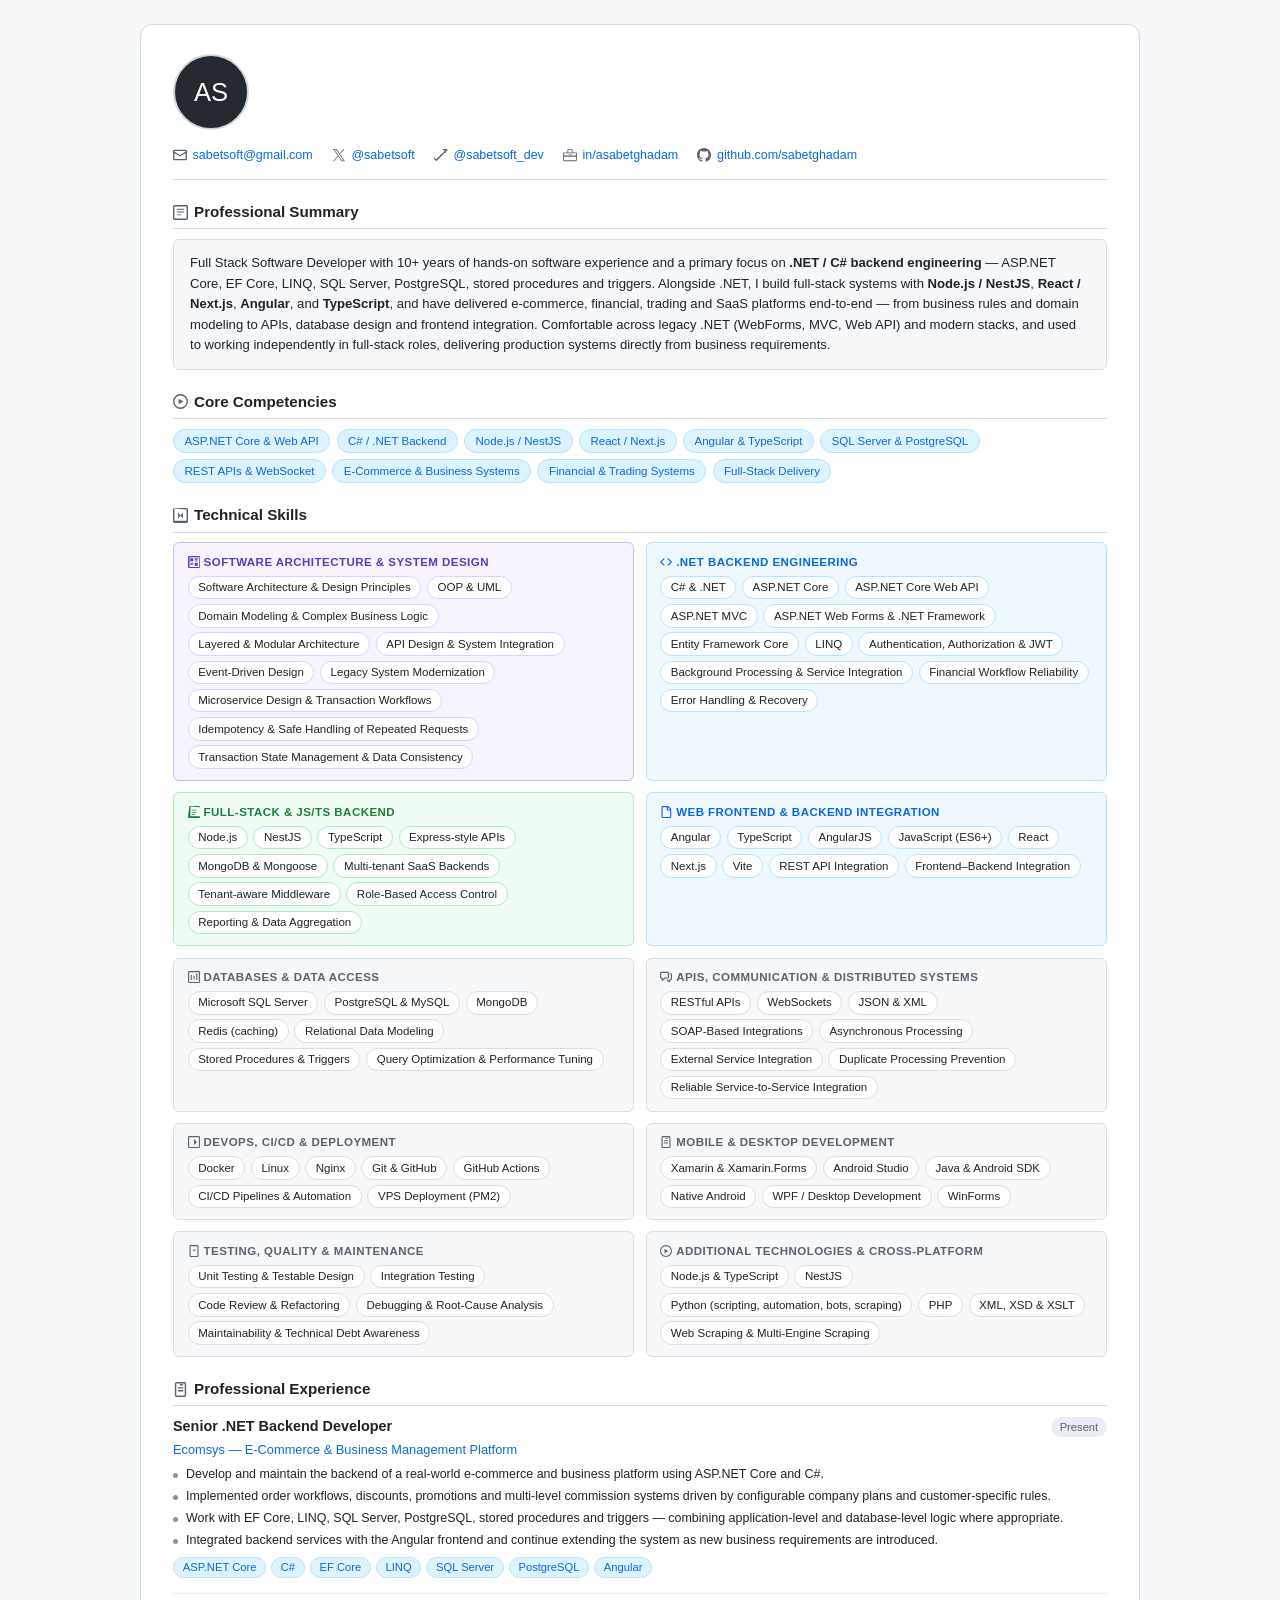
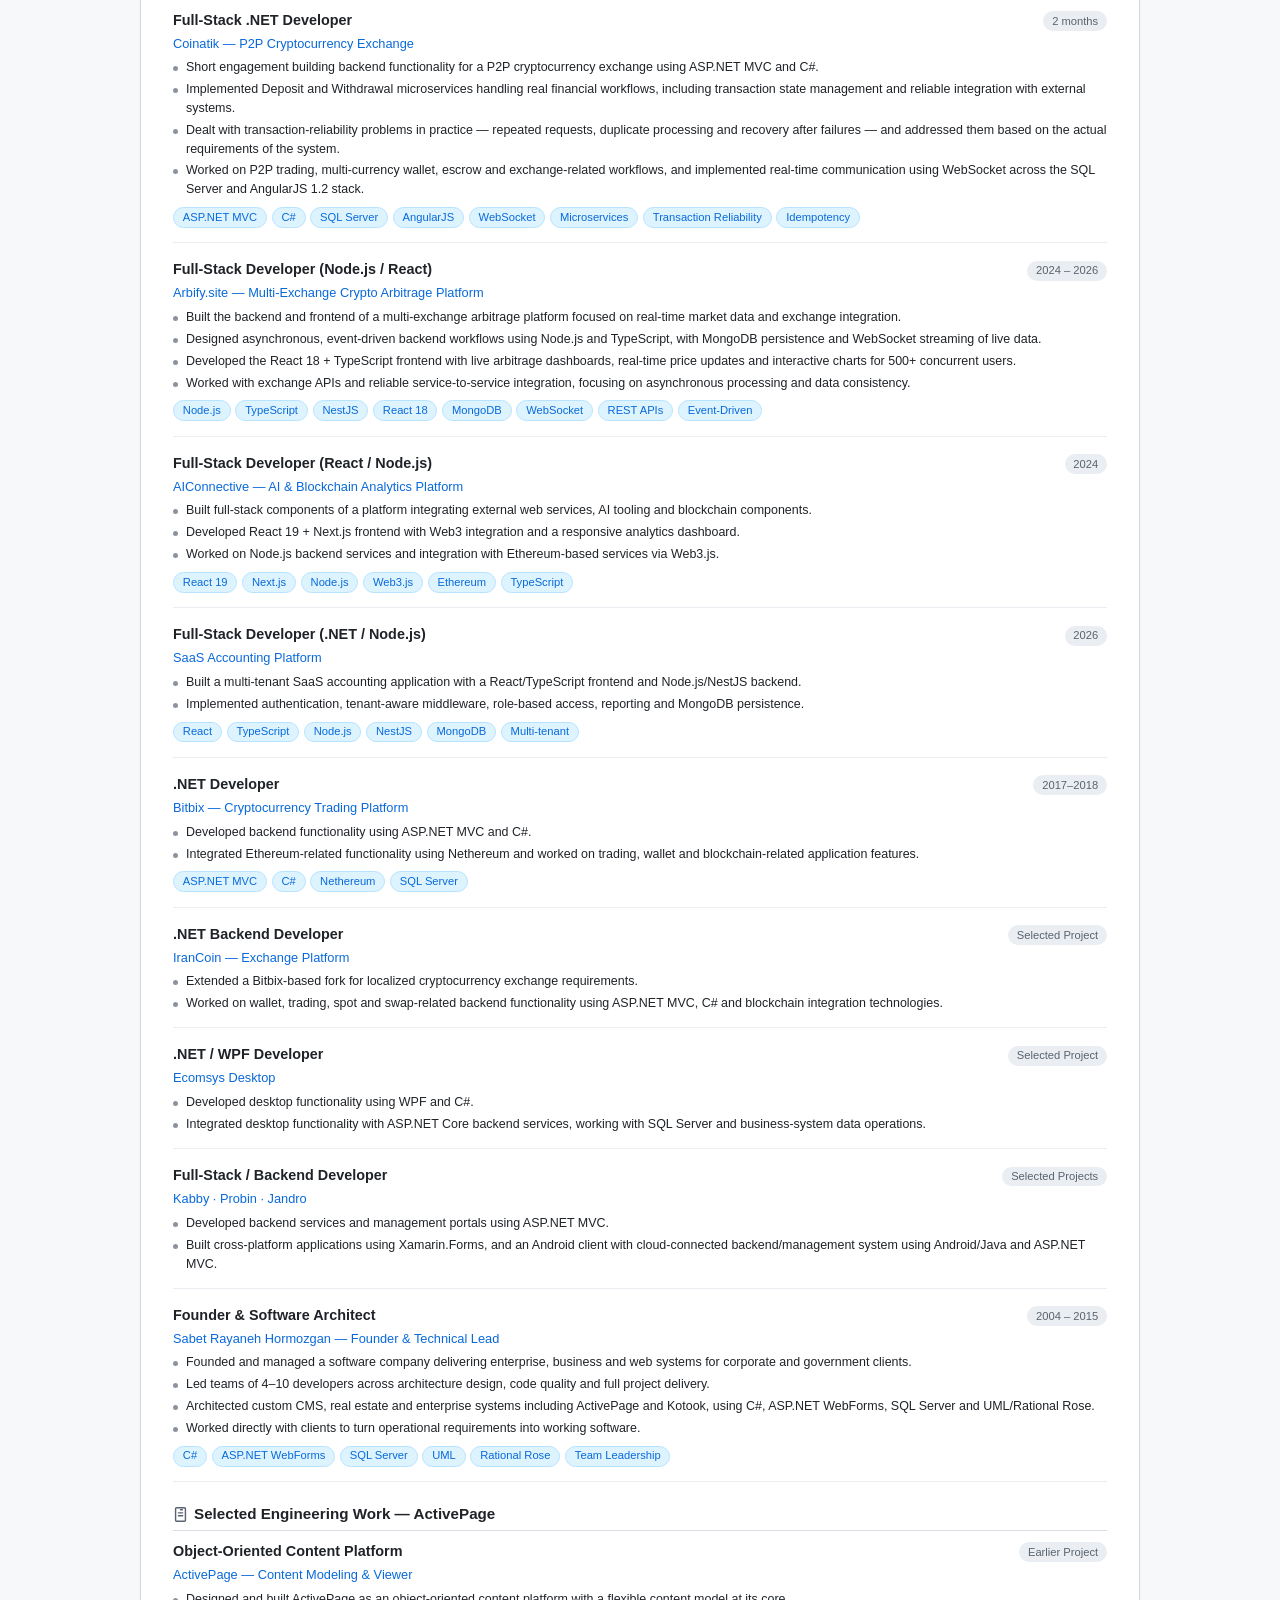
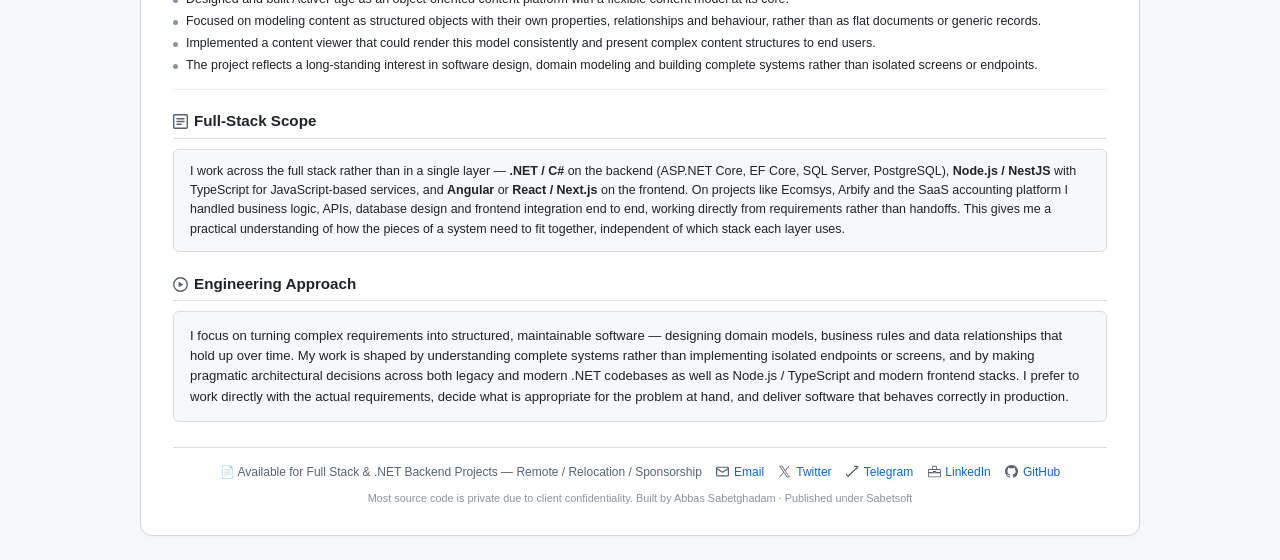
<file: fullstack.html>
<!DOCTYPE html>
<html lang="en">

<head>
    <meta charset="UTF-8">
    <meta name="viewport" content="width=device-width, initial-scale=1.0">
    <title>Abbas Sabetghadam · Full Stack Software Developer</title>
    <style>
        * {
            margin: 0;
            padding: 0;
            box-sizing: border-box
        }

        html {
            -webkit-text-size-adjust: 100%
        }

        body {
            font-family: -apple-system, BlinkMacSystemFont, 'Segoe UI', 'Noto Sans', Helvetica, Arial, sans-serif;
            background: #f6f8fa;
            color: #1f2328;
            line-height: 1.5;
            font-size: 13px;
            padding: 1.5rem 1rem;
            display: flex;
            justify-content: center;
        }

        .cv-card {
            max-width: 1000px;
            width: 100%;
            background: #fff;
            border: 1px solid #d1d9e0;
            border-radius: 12px;
            box-shadow: 0 1px 3px rgba(31, 35, 40, .04);
            padding: 1.8rem 2rem;
        }

        /* header */
        .profile-header {
            display: flex;
            align-items: center;
            gap: 1.2rem;
            margin-bottom: 1rem;
            flex-wrap: wrap
        }

        .avatar {
            width: 76px;
            height: 76px;
            border-radius: 50%;
            object-fit: cover;
            border: 2px solid #d1d9e0;
            background: #f6f8fa;
            flex-shrink: 0
        }

        .avatar-fallback {
            width: 76px;
            height: 76px;
            border-radius: 50%;
            background: #24292f;
            color: #fff;
            display: flex;
            align-items: center;
            justify-content: center;
            font-size: 1.6rem;
            font-weight: 500;
            border: 2px solid #d1d9e0;
            flex-shrink: 0
        }

        .header-text {
            flex: 1;
            min-width: 200px
        }

        h1 {
            font-size: 1.7rem;
            font-weight: 600;
            letter-spacing: -.01em;
            color: #1f2328;
            margin-bottom: .15rem;
            line-height: 1.2
        }

        .subhead {
            font-size: .9rem;
            font-weight: 500;
            color: #0969da;
            margin-bottom: .5rem
        }

        .availability-badge {
            display: inline-flex;
            align-items: center;
            gap: .35rem;
            background: #dafbe1;
            color: #1a7f37;
            font-size: .72rem;
            font-weight: 600;
            padding: .2rem .7rem;
            border-radius: 20px;
            border: 1px solid #aceebb
        }

        /* contact */
        .contact-row {
            display: flex;
            flex-wrap: wrap;
            gap: .5rem 1.2rem;
            font-size: .78rem;
            color: #59636e;
            margin: .9rem 0 1.2rem 0;
            padding-bottom: .9rem;
            border-bottom: 1px solid #d8dee4;
            align-items: center
        }

        .contact-row span {
            display: inline-flex;
            align-items: center;
            gap: .35rem;
            word-break: break-word
        }

        .contact-row svg.icon {
            width: 14px;
            height: 14px;
            color: #59636e;
            flex-shrink: 0
        }

        .contact-row a {
            color: #0969da;
            text-decoration: none
        }

        .contact-row a:hover {
            text-decoration: underline
        }

        /* sections */
        .section-title {
            font-size: .95rem;
            font-weight: 600;
            color: #1f2328;
            margin: 1.3rem 0 .6rem 0;
            padding-bottom: .3rem;
            border-bottom: 1px solid #d8dee4;
            display: flex;
            align-items: center;
            gap: 6px
        }

        .section-title svg {
            width: 15px;
            height: 15px;
            color: #59636e;
            flex-shrink: 0
        }

        .summary-text {
            font-size: .82rem;
            color: #1f2328;
            background: #f6f8fa;
            padding: .85rem 1rem;
            border-radius: 6px;
            border: 1px solid #d8dee4;
            line-height: 1.55
        }

        /* pills */
        .competency-grid {
            display: flex;
            flex-wrap: wrap;
            gap: .35rem .4rem;
            margin: .5rem 0 .9rem 0
        }

        .skill-pill {
            background: #ddf4ff;
            color: #0969da;
            font-size: .72rem;
            font-weight: 500;
            padding: .2rem .65rem;
            border-radius: 20px;
            border: 1px solid #b6e3ff;
            white-space: nowrap;
            line-height: 1.4
        }

        /* tech skills grid */
        .tech-skills-grid {
            display: grid;
            grid-template-columns: repeat(2, 1fr);
            gap: .7rem;
            margin-top: .4rem;
            margin-bottom: .9rem
        }

        .skill-category {
            background: #f6f8fa;
            border-radius: 6px;
            padding: .7rem .85rem;
            border: 1px solid #d8dee4;
            display: flex;
            flex-direction: column;
            gap: .4rem
        }

        .skill-category h4 {
            font-size: .72rem;
            text-transform: uppercase;
            letter-spacing: .04em;
            font-weight: 600;
            color: #59636e;
            display: flex;
            align-items: center;
            gap: 4px;
            line-height: 1.3
        }

        .skill-category h4 svg {
            width: 12px;
            height: 12px;
            color: #59636e;
            flex-shrink: 0
        }

        .skill-category ul {
            list-style: none;
            display: flex;
            flex-wrap: wrap;
            gap: .3rem .35rem
        }

        .skill-category li {
            font-size: .72rem;
            background: #fff;
            padding: .15rem .6rem;
            border-radius: 12px;
            border: 1px solid #d8dee4;
            color: #1f2328;
            line-height: 1.45;
            overflow-wrap: anywhere;
            word-break: break-word;
            max-width: 100%
        }

        /* accent cards */
        .skill-category.architecture {
            border-color: #c8b6ff;
            background: #f7f4ff
        }

        .skill-category.architecture h4 {
            color: #5a3bb8
        }

        .skill-category.architecture h4 svg {
            color: #5a3bb8
        }

        .skill-category.architecture li {
            border-color: #ddd0ff
        }

        .skill-category.primary {
            border-color: #b6e3ff;
            background: #f0f8ff
        }

        .skill-category.primary h4 {
            color: #0969da
        }

        .skill-category.primary h4 svg {
            color: #0969da
        }

        .skill-category.primary li {
            border-color: #b6e3ff
        }

        .skill-category.frontend {
            border-color: #b6e3ff;
            background: #f0f8ff
        }

        .skill-category.frontend h4 {
            color: #0969da
        }

        .skill-category.frontend h4 svg {
            color: #0969da
        }

        .skill-category.frontend li {
            border-color: #b6e3ff
        }

        .skill-category.fullstack {
            border-color: #aceebb;
            background: #f0fdf4
        }

        .skill-category.fullstack h4 {
            color: #1a7f37
        }

        .skill-category.fullstack h4 svg {
            color: #1a7f37
        }

        .skill-category.fullstack li {
            border-color: #aceebb
        }

        /* experience */
        .exp-item {
            margin-bottom: 1rem;
            padding-bottom: .9rem;
            border-bottom: 1px solid #eaeef2
        }

        .exp-item:last-child {
            border-bottom: none;
            margin-bottom: 0;
            padding-bottom: 0
        }

        .exp-header {
            display: flex;
            flex-wrap: wrap;
            justify-content: space-between;
            align-items: baseline;
            gap: .5rem;
            margin-bottom: .15rem
        }

        .exp-title {
            font-size: .9rem;
            font-weight: 600;
            color: #1f2328
        }

        .exp-company {
            font-size: .8rem;
            font-weight: 500;
            color: #0969da;
            margin-bottom: .35rem
        }

        .exp-date {
            font-size: .7rem;
            font-weight: 500;
            color: #59636e;
            background: #eaeef2;
            padding: .1rem .55rem;
            border-radius: 20px;
            white-space: nowrap
        }

        .exp-desc {
            margin-top: .35rem;
            font-size: .78rem;
            color: #1f2328;
            display: flex;
            flex-direction: column;
            gap: .2rem
        }

        .exp-desc p {
            display: flex;
            gap: .5rem;
            align-items: flex-start;
            line-height: 1.5
        }

        .exp-desc p::before {
            content: "";
            flex-shrink: 0;
            width: 5px;
            height: 5px;
            border-radius: 50%;
            background: #8b949e;
            margin-top: .5rem
        }

        .tech-stack {
            display: flex;
            flex-wrap: wrap;
            gap: .3rem;
            margin-top: .5rem;
            font-size: .7rem
        }

        .tech-stack span {
            background: #ddf4ff;
            border: 1px solid #b6e3ff;
            border-radius: 20px;
            padding: .1rem .55rem;
            color: #0969da;
            font-weight: 500;
            line-height: 1.4
        }

        .legacy-note {
            font-size: .78rem;
            color: #1f2328;
            background: #f6f8fa;
            padding: .75rem 1rem;
            border-radius: 6px;
            border: 1px solid #d8dee4;
            line-height: 1.55
        }

        /* footer */
        .footer-note {
            margin-top: 1.6rem;
            padding-top: .9rem;
            border-top: 1px solid #d8dee4;
            font-size: .75rem;
            color: #59636e;
            text-align: center;
            display: flex;
            flex-wrap: wrap;
            justify-content: center;
            gap: .6rem .9rem;
            align-items: center
        }

        .footer-note span {
            display: inline-flex;
            align-items: center;
            gap: .3rem
        }

        .footer-note svg.icon {
            width: 13px;
            height: 13px;
            color: #59636e;
            flex-shrink: 0
        }

        .footer-note a {
            color: #0969da;
            text-decoration: none
        }

        .footer-note a:hover {
            text-decoration: underline
        }

        .copyright {
            font-size: .68rem;
            color: #8b949e;
            text-align: center;
            margin-top: .6rem
        }

        /* responsive */
        @media (max-width:900px) {
            .tech-skills-grid {
                grid-template-columns: 1fr
            }
        }

        @media (max-width:700px) {
            .cv-card {
                padding: 1.2rem 1rem
            }

            h1 {
                font-size: 1.4rem
            }

            .avatar,
            .avatar-fallback {
                width: 62px;
                height: 62px;
                font-size: 1.3rem
            }

            .exp-header {
                flex-direction: column;
                align-items: flex-start;
                gap: 2px
            }
        }

        /* A4 print */
        @page {
            size: A4;
            margin: 12mm 14mm
        }

        @media print {

            html,
            body {
                background: #fff !important;
                font-size: 10.5pt;
                padding: 0;
                margin: 0;
                display: block;
                color: #000
            }

            .cv-card {
                max-width: none;
                width: auto;
                border: none;
                border-radius: 0;
                box-shadow: none;
                padding: 0;
                background: #fff
            }

            .profile-header {
                gap: 10px;
                margin-bottom: 8px
            }

            .avatar,
            .avatar-fallback {
                width: 56px;
                height: 56px;
                font-size: 1.2rem
            }

            h1 {
                font-size: 17pt
            }

            .subhead {
                font-size: 10pt;
                color: #000
            }

            .availability-badge {
                font-size: 8.5pt;
                padding: 1px 8px;
                border: 1px solid #999;
                background: #f4f4f4 !important;
                color: #000 !important
            }

            .contact-row {
                font-size: 8.5pt;
                gap: 4px 12px;
                margin: 8px 0 10px 0;
                padding-bottom: 6px;
                border-bottom: 1px solid #ccc;
                color: #000
            }

            .contact-row a {
                color: #000;
                text-decoration: none
            }

            .contact-row svg.icon {
                color: #000
            }

            .section-title {
                font-size: 11pt;
                margin: 10px 0 5px 0;
                padding-bottom: 2px;
                border-bottom: 1px solid #999;
                break-after: avoid;
                page-break-after: avoid
            }

            .section-title svg {
                color: #000
            }

            .summary-text,
            .legacy-note {
                font-size: 9.5pt;
                background: #f7f7f7 !important;
                border: 1px solid #ccc;
                padding: 6px 9px;
                line-height: 1.45;
                color: #000
            }

            .skill-pill {
                font-size: 8.5pt;
                padding: 1px 7px;
                border: 1px solid #bbb;
                background: #f2f2f2 !important;
                color: #000 !important
            }

            .tech-skills-grid {
                gap: 5px;
                margin-bottom: 8px;
                grid-template-columns: repeat(2, 1fr)
            }

            .skill-category,
            .skill-category.primary,
            .skill-category.architecture,
            .skill-category.frontend,
            .skill-category.fullstack {
                background: #f7f7f7 !important;
                border: 1px solid #ccc !important;
                padding: 5px 7px;
                break-inside: avoid;
                page-break-inside: avoid;
                gap: 3px
            }

            .skill-category h4,
            .skill-category.primary h4,
            .skill-category.architecture h4,
            .skill-category.frontend h4,
            .skill-category.fullstack h4 {
                font-size: 7.5pt;
                color: #333 !important;
                margin-bottom: 2px
            }

            .skill-category h4 svg,
            .skill-category.primary h4 svg,
            .skill-category.architecture h4 svg,
            .skill-category.frontend h4 svg,
            .skill-category.fullstack h4 svg {
                color: #333 !important
            }

            .skill-category li,
            .skill-category.primary li,
            .skill-category.architecture li,
            .skill-category.frontend li,
            .skill-category.fullstack li {
                font-size: 8pt;
                padding: 0 5px;
                border: 1px solid #ccc !important;
                background: #fff !important
            }

            .exp-item {
                break-inside: avoid;
                page-break-inside: avoid;
                margin-bottom: 9px;
                padding-bottom: 8px;
                border-bottom: 1px solid #ddd
            }

            .exp-item:last-child {
                border-bottom: none
            }

            .exp-title {
                font-size: 10.5pt
            }

            .exp-company {
                font-size: 9.5pt;
                color: #000
            }

            .exp-date {
                font-size: 8.5pt;
                background: #eee !important;
                color: #000;
                padding: 0 6px
            }

            .exp-desc {
                font-size: 9.5pt;
                gap: 2px
            }

            .exp-desc p::before {
                background: #666;
                margin-top: .55rem
            }

            .tech-stack span {
                font-size: 8pt;
                background: #f2f2f2 !important;
                border: 1px solid #bbb;
                color: #000 !important;
                padding: 0 6px
            }

            .footer-note {
                font-size: 8.5pt;
                margin-top: 12px;
                padding-top: 8px;
                border-top: 1px solid #ccc;
                color: #333;
                gap: 4px 10px
            }

            .footer-note a {
                color: #000;
                text-decoration: none
            }

            .footer-note svg.icon {
                color: #333
            }

            .copyright {
                font-size: 7.5pt;
                color: #666;
                margin-top: 4px
            }

            h1,
            h2,
            h3,
            h4 {
                break-after: avoid;
                page-break-after: avoid
            }

            .competency-grid,
            .contact-row,
            .tech-stack {
                break-inside: avoid;
                page-break-inside: avoid
            }

            a {
                color: #000;
                text-decoration: none
            }
        }
    </style>
</head>

<body>
    <div class="cv-card">

        <!-- header -->
        <header class="profile-header">
            <img class="avatar" src="https://github.com/sabetghadam.png" alt="Abbas Sabetghadam"
                onerror="this.onerror=null;this.parentNode.innerHTML='<div class=\'avatar-fallback\'>AS</div>';">
            <div class="header-text">
                <h1>Abbas Sabetghadam</h1>
                <div class="subhead">Full Stack Software Developer · .NET / C# · Node.js · React · Angular · 10+ years
                    in software</div>
                <div class="availability-badge">🌍 Remote / Relocation / Sponsorship</div>
            </div>
        </header>

        <!-- contact -->
        <div class="contact-row">
            <span>
                <svg class="icon" viewBox="0 0 16 16" fill="currentColor">
                    <path
                        d="M1.75 2h12.5c.966 0 1.75.784 1.75 1.75v8.5A1.75 1.75 0 0 1 14.25 14H1.75A1.75 1.75 0 0 1 0 12.25v-8.5C0 2.784.784 2 1.75 2ZM1.5 12.251c0 .138.112.25.25.25h12.5a.25.25 0 0 0 .25-.25V5.809L8.38 9.397a.75.75 0 0 1-.76 0L1.5 5.809v6.442Zm13-8.181v-.32a.25.25 0 0 0-.25-.25H1.75a.25.25 0 0 0-.25.25v.32L8 7.88Z" />
                </svg>
                <a href="mailto:sabetsoft@gmail.com">sabetsoft@gmail.com</a>
            </span>
            <span>
                <svg class="icon" viewBox="0 0 16 16" fill="currentColor">
                    <path
                        d="M9.294 6.928 14.357 1h-1.2L8.762 6.147 5.25 1H1.2l5.31 7.784L1.2 15h1.2l4.642-5.436L10.75 15h4.05L9.294 6.928ZM7.68 8.852l-.538-.775L2.83 1.91h1.843l3.49 5.02.538.775 4.539 6.535h-1.843L7.68 8.852Z" />
                </svg>
                <a href="https://twitter.com/sabetsoft" target="_blank" rel="noopener">@sabetsoft</a>
            </span>
            <span>
                <svg class="icon" viewBox="0 0 16 16" fill="currentColor">
                    <path
                        d="M14.213 1.5a.75.75 0 0 1 1.06 1.06l-12 12a.75.75 0 0 1-1.06 0l-3-3a.75.75 0 1 1 1.06-1.06L2.5 12.72 14.213 1.5ZM12.5 2.5h-2a.75.75 0 0 1 0-1.5h3a.75.75 0 0 1 .75.75v3a.75.75 0 0 1-1.5 0V2.5h-.25Z" />
                </svg>
                <a href="https://t.me/sabetsoft_dev" target="_blank" rel="noopener">@sabetsoft_dev</a>
            </span>
            <span>
                <svg class="icon" viewBox="0 0 16 16" fill="currentColor">
                    <path
                        d="M6.5 1A1.5 1.5 0 0 0 5 2.5V5H1.5A1.5 1.5 0 0 0 0 6.5v7A1.5 1.5 0 0 0 1.5 15h13a1.5 1.5 0 0 0 1.5-1.5v-7A1.5 1.5 0 0 0 14.5 5H11V2.5A1.5 1.5 0 0 0 9.5 1h-3ZM10 5H6V2.5a.5.5 0 0 1 .5-.5h3a.5.5 0 0 1 .5.5V5ZM1.5 6h13a.5.5 0 0 1 .5.5v2H1V6.5a.5.5 0 0 1 .5-.5ZM1 10h14v3.5a.5.5 0 0 1-.5.5h-13a.5.5 0 0 1-.5-.5V10Zm5-2.5h4V9H6v-1.5Z" />
                </svg>
                <a href="https://www.linkedin.com/in/asabetghadam" target="_blank" rel="noopener">in/asabetghadam</a>
            </span>
            <span>
                <svg class="icon" viewBox="0 0 16 16" fill="currentColor">
                    <path
                        d="M8 0C3.58 0 0 3.58 0 8c0 3.54 2.29 6.53 5.47 7.59.4.07.55-.17.55-.38 0-.19-.01-.82-.01-1.49-2.01.37-2.53-.49-2.69-.94-.09-.23-.48-.94-.82-1.13-.28-.15-.68-.52-.01-.53.63-.01 1.08.58 1.23.82.72 1.21 1.87.87 2.33.66.07-.52.28-.87.51-1.07-1.78-.2-3.64-.89-3.64-3.95 0-.87.31-1.59.82-2.15-.08-.2-.36-1.02.08-2.12 0 0 .67-.21 2.2.82.64-.18 1.32-.27 2-.27.68 0 1.36.09 2 .27 1.53-1.04 2.2-.82 2.2-.82.44 1.1.16 1.92.08 2.12.51.56.82 1.27.82 2.15 0 3.07-1.87 3.75-3.65 3.95.29.25.54.73.54 1.48 0 1.07-.01 1.93-.01 2.2 0 .21.15.46.55.38A8.012 8.012 0 0 0 16 8c0-4.42-3.58-8-8-8Z" />
                </svg>
                <a href="https://github.com/sabetghadam" target="_blank" rel="noopener">github.com/sabetghadam</a>
            </span>
        </div>

        <!-- summary -->
        <h2 class="section-title">
            <svg viewBox="0 0 16 16" fill="currentColor">
                <path
                    d="M0 1.75C0 .784.784 0 1.75 0h12.5C15.216 0 16 .784 16 1.75v12.5A1.75 1.75 0 0 1 14.25 16H1.75A1.75 1.75 0 0 1 0 14.25Zm1.75-.25a.25.25 0 0 0-.25.25v12.5c0 .138.112.25.25.25h12.5a.25.25 0 0 0 .25-.25V1.75a.25.25 0 0 0-.25-.25Z" />
                <path d="M4 4h8v1H4zm0 3h8v1H4zm0 3h5v1H4z" />
            </svg>
            Professional Summary
        </h2>
        <div class="summary-text">
            Full Stack Software Developer with 10+ years of hands-on software experience and a primary
            focus on <strong>.NET / C# backend engineering</strong> — ASP.NET Core, EF Core, LINQ, SQL Server,
            PostgreSQL, stored procedures and triggers. Alongside .NET, I build full-stack systems with
            <strong>Node.js / NestJS</strong>, <strong>React / Next.js</strong>, <strong>Angular</strong>, and
            <strong>TypeScript</strong>, and have delivered e-commerce, financial, trading and SaaS platforms
            end-to-end — from business rules and domain modeling to APIs, database design and frontend
            integration. Comfortable across legacy .NET (WebForms, MVC, Web API) and modern stacks, and
            used to working independently in full-stack roles, delivering production systems directly
            from business requirements.
        </div>

        <!-- competencies -->
        <h2 class="section-title">
            <svg viewBox="0 0 16 16" fill="currentColor">
                <path
                    d="M8 0a8 8 0 1 1 0 16A8 8 0 0 1 8 0ZM1.5 8a6.5 6.5 0 1 0 13 0 6.5 6.5 0 0 0-13 0Zm4.879-2.773 4.264 2.559a.25.25 0 0 1 0 .428l-4.264 2.559A.25.25 0 0 1 6 10.559V5.442a.25.25 0 0 1 .379-.215Z" />
            </svg>
            Core Competencies
        </h2>
        <div class="competency-grid">
            <span class="skill-pill">ASP.NET Core &amp; Web API</span>
            <span class="skill-pill">C# / .NET Backend</span>
            <span class="skill-pill">Node.js / NestJS</span>
            <span class="skill-pill">React / Next.js</span>
            <span class="skill-pill">Angular &amp; TypeScript</span>
            <span class="skill-pill">SQL Server &amp; PostgreSQL</span>
            <span class="skill-pill">REST APIs &amp; WebSocket</span>
            <span class="skill-pill">E-Commerce &amp; Business Systems</span>
            <span class="skill-pill">Financial &amp; Trading Systems</span>
            <span class="skill-pill">Full-Stack Delivery</span>
        </div>

        <!-- technical skills -->
        <h2 class="section-title">
            <svg viewBox="0 0 16 16" fill="currentColor">
                <path
                    d="M0 1.75C0 .784.784 0 1.75 0h12.5C15.216 0 16 .784 16 1.75v12.5A1.75 1.75 0 0 1 14.25 16H1.75A1.75 1.75 0 0 1 0 14.25ZM1.75.5a.25.25 0 0 0-.25.25v12.5c0 .138.112.25.25.25h12.5a.25.25 0 0 0 .25-.25V1.75a.25.25 0 0 0-.25-.25Z" />
                <path d="m5.5 4.5 2.5 3.5-2.5 3.5M10.5 4.5 8 8l2.5 3.5" />
            </svg>
            Technical Skills
        </h2>

        <div class="tech-skills-grid">

            <!-- A. Software Architecture -->
            <div class="skill-category architecture">
                <h4>
                    <svg viewBox="0 0 16 16" fill="currentColor">
                        <path
                            d="M1.75 0h12.5C15.216 0 16 .784 16 1.75v12.5A1.75 1.75 0 0 1 14.25 16H1.75A1.75 1.75 0 0 1 0 14.25V1.75C0 .784.784 0 1.75 0Zm.25 1.5v13h13v-13h-13Z" />
                        <path d="M3 3h4v4H3zm6 0h4v2H9zm0 3h4v1H9zm-6 3h4v1H3zm0 2h4v1H3zm6-2h4v4H9z" />
                    </svg>
                    Software Architecture &amp; System Design
                </h4>
                <ul>
                    <li>Software Architecture &amp; Design Principles</li>
                    <li>OOP &amp; UML</li>
                    <li>Domain Modeling &amp; Complex Business Logic</li>
                    <li>Layered &amp; Modular Architecture</li>
                    <li>API Design &amp; System Integration</li>
                    <li>Event-Driven Design</li>
                    <li>Legacy System Modernization</li>
                    <li>Microservice Design &amp; Transaction Workflows</li>
                    <li>Idempotency &amp; Safe Handling of Repeated Requests</li>
                    <li>Transaction State Management &amp; Data Consistency</li>
                </ul>
            </div>

            <!-- B. .NET Backend Engineering (primary) -->
            <div class="skill-category primary">
                <h4>
                    <svg viewBox="0 0 16 16" fill="currentColor">
                        <path
                            d="m11.28 3.22 4.25 4.25a.75.75 0 0 1 0 1.06l-4.25 4.25a.749.749 0 0 1-1.275-.326.749.749 0 0 1 .215-.734L13.94 8l-3.72-3.72a.749.749 0 0 1 .326-1.275.749.749 0 0 1 .734.215Zm-6.56 0a.751.751 0 0 1 1.042.018.751.751 0 0 1 .018 1.042L2.06 8l3.72 3.72a.749.749 0 0 1-.326 1.275.749.749 0 0 1-.734-.215L.47 8.53a.75.75 0 0 1 0-1.06Z" />
                    </svg>
                    .NET Backend Engineering
                </h4>
                <ul>
                    <li>C# &amp; .NET</li>
                    <li>ASP.NET Core</li>
                    <li>ASP.NET Core Web API</li>
                    <li>ASP.NET MVC</li>
                    <li>ASP.NET Web Forms &amp; .NET Framework</li>
                    <li>Entity Framework Core</li>
                    <li>LINQ</li>
                    <li>Authentication, Authorization &amp; JWT</li>
                    <li>Background Processing &amp; Service Integration</li>
                    <li>Financial Workflow Reliability</li>
                    <li>Error Handling &amp; Recovery</li>
                </ul>
            </div>

            <!-- C. Full-Stack & JS/TS Backend -->
            <div class="skill-category fullstack">
                <h4>
                    <svg viewBox="0 0 16 16" fill="currentColor">
                        <path
                            d="M1.75 0h12.5C15.216 0 16 .784 16 1.75v12.5A1.75 1.75 0 0 1 14.25 16H1.75A1.75 1.75 0 0 1 0 14.25Zm1.75.5a.25.25 0 0 0-.25.25v12.5c0 .138.112.25.25.25h12.5a.25.25 0 0 0 .25-.25V1.75a.25.25 0 0 0-.25-.25Z" />
                        <path d="M5 5h6v1H5zm0 3h6v1H5zm0 3h4v1H5z" />
                    </svg>
                    Full-Stack &amp; JS/TS Backend
                </h4>
                <ul>
                    <li>Node.js</li>
                    <li>NestJS</li>
                    <li>TypeScript</li>
                    <li>Express-style APIs</li>
                    <li>MongoDB &amp; Mongoose</li>
                    <li>Multi-tenant SaaS Backends</li>
                    <li>Tenant-aware Middleware</li>
                    <li>Role-Based Access Control</li>
                    <li>Reporting &amp; Data Aggregation</li>
                </ul>
            </div>

            <!-- D. Web Frontend & Backend Integration -->
            <div class="skill-category frontend">
                <h4>
                    <svg viewBox="0 0 16 16" fill="currentColor">
                        <path
                            d="M2 1.75C2 .784 2.784 0 3.75 0h6.586c.464 0 .909.184 1.237.513l2.914 2.914c.329.328.513.773.513 1.237v9.586A1.75 1.75 0 0 1 13.25 16h-9.5A1.75 1.75 0 0 1 2 14.25Zm1.75-.25a.25.25 0 0 0-.25.25v12.5c0 .138.112.25.25.25h9.5a.25.25 0 0 0 .25-.25V6h-2.75A1.75 1.75 0 0 1 9 4.25V1.5Zm6.75.062V4.25c0 .138.112.25.25.25h2.688l-.011-.013-2.914-2.914-.013-.011Z" />
                    </svg>
                    Web Frontend &amp; Backend Integration
                </h4>
                <ul>
                    <li>Angular</li>
                    <li>TypeScript</li>
                    <li>AngularJS</li>
                    <li>JavaScript (ES6+)</li>
                    <li>React</li>
                    <li>Next.js</li>
                    <li>Vite</li>
                    <li>REST API Integration</li>
                    <li>Frontend–Backend Integration</li>
                </ul>
            </div>

            <!-- E. Databases -->
            <div class="skill-category">
                <h4>
                    <svg viewBox="0 0 16 16" fill="currentColor">
                        <path
                            d="M1.75 0h12.5C15.216 0 16 .784 16 1.75v12.5A1.75 1.75 0 0 1 14.25 16H1.75A1.75 1.75 0 0 1 0 14.25V1.75C0 .784.784 0 1.75 0ZM1.5 1.75v12.5c0 .138.112.25.25.25h12.5a.25.25 0 0 0 .25-.25V1.75a.25.25 0 0 0-.25-.25H1.75a.25.25 0 0 0-.25.25ZM11.75 3a.75.75 0 0 1 .75.75v7.5a.75.75 0 0 1-1.5 0v-7.5a.75.75 0 0 1 .75-.75Zm-7.5 2a.75.75 0 0 1 .75.75v5.5a.75.75 0 0 1-1.5 0v-5.5a.75.75 0 0 1 .75-.75ZM8 6a.75.75 0 0 1 .75.75v3.5a.75.75 0 0 1-1.5 0v-3.5A.75.75 0 0 1 8 6Z" />
                    </svg>
                    Databases &amp; Data Access
                </h4>
                <ul>
                    <li>Microsoft SQL Server</li>
                    <li>PostgreSQL &amp; MySQL</li>
                    <li>MongoDB</li>
                    <li>Redis (caching)</li>
                    <li>Relational Data Modeling</li>
                    <li>Stored Procedures &amp; Triggers</li>
                    <li>Query Optimization &amp; Performance Tuning</li>
                </ul>
            </div>

            <!-- F. APIs & Distributed Systems -->
            <div class="skill-category">
                <h4>
                    <svg viewBox="0 0 16 16" fill="currentColor">
                        <path
                            d="M1.75 1h8.5c.966 0 1.75.784 1.75 1.75v5.5A1.75 1.75 0 0 1 10.25 10H7.061l-2.574 2.573A1.458 1.458 0 0 1 2 11.543V10h-.25A1.75 1.75 0 0 1 0 8.25v-5.5C0 1.784.784 1 1.75 1ZM1.5 2.75v5.5c0 .138.112.25.25.25h1a.75.75 0 0 1 .75.75v2.19l2.72-2.72a.749.749 0 0 1 .53-.22h3.5a.25.25 0 0 0 .25-.25v-5.5a.25.25 0 0 0-.25-.25h-8.5a.25.25 0 0 0-.25.25Zm13 2a.25.25 0 0 0-.25-.25h-.5a.75.75 0 0 1 0-1.5h.5c.966 0 1.75.784 1.75 1.75v5.5A1.75 1.75 0 0 1 14.25 12H14v1.543a1.458 1.458 0 0 1-2.487 1.03L9.22 12.28a.749.749 0 0 1 .326-1.275.749.749 0 0 1 .734.215l2.22 2.22v-2.19a.75.75 0 0 1 .75-.75h1a.25.25 0 0 0 .25-.25Z" />
                    </svg>
                    APIs, Communication &amp; Distributed Systems
                </h4>
                <ul>
                    <li>RESTful APIs</li>
                    <li>WebSockets</li>
                    <li>JSON &amp; XML</li>
                    <li>SOAP-Based Integrations</li>
                    <li>Asynchronous Processing</li>
                    <li>External Service Integration</li>
                    <li>Duplicate Processing Prevention</li>
                    <li>Reliable Service-to-Service Integration</li>
                </ul>
            </div>

            <!-- G. DevOps -->
            <div class="skill-category">
                <h4>
                    <svg viewBox="0 0 16 16" fill="currentColor">
                        <path
                            d="M0 1.75C0 .784.784 0 1.75 0h12.5C15.216 0 16 .784 16 1.75v12.5A1.75 1.75 0 0 1 14.25 16H1.75A1.75 1.75 0 0 1 0 14.25Zm1.75-.25a.25.25 0 0 0-.25.25v12.5c0 .138.112.25.25.25h12.5a.25.25 0 0 0 .25-.25V1.75a.25.25 0 0 0-.25-.25Z" />
                        <path d="m8 4 4 4-4 4M4 8h8" />
                    </svg>
                    DevOps, CI/CD &amp; Deployment
                </h4>
                <ul>
                    <li>Docker</li>
                    <li>Linux</li>
                    <li>Nginx</li>
                    <li>Git &amp; GitHub</li>
                    <li>GitHub Actions</li>
                    <li>CI/CD Pipelines &amp; Automation</li>
                    <li>VPS Deployment (PM2)</li>
                </ul>
            </div>

            <!-- H. Mobile & Desktop -->
            <div class="skill-category">
                <h4>
                    <svg viewBox="0 0 16 16" fill="currentColor">
                        <path
                            d="M2 1.75C2 .784 2.784 0 3.75 0h8.5C13.216 0 14 .784 14 1.75v12.5A1.75 1.75 0 0 1 12.25 16h-8.5A1.75 1.75 0 0 1 2 14.25Zm1.75-.25a.25.25 0 0 0-.25.25v12.5c0 .138.112.25.25.25h8.5a.25.25 0 0 0 .25-.25V1.75a.25.25 0 0 0-.25-.25ZM7.25 3a.75.75 0 0 1 .75-.75h2a.75.75 0 0 1 0 1.5H8a.75.75 0 0 1-.75-.75ZM5 6.25a.75.75 0 0 1 .75-.75h4.5a.75.75 0 0 1 0 1.5h-4.5A.75.75 0 0 1 5 6.25ZM5 9.25a.75.75 0 0 1 .75-.75h4.5a.75.75 0 0 1 0 1.5h-4.5A.75.75 0 0 1 5 9.25Z" />
                    </svg>
                    Mobile &amp; Desktop Development
                </h4>
                <ul>
                    <li>Xamarin &amp; Xamarin.Forms</li>
                    <li>Android Studio</li>
                    <li>Java &amp; Android SDK</li>
                    <li>Native Android</li>
                    <li>WPF / Desktop Development</li>
                    <li>WinForms</li>
                </ul>
            </div>

            <!-- I. Testing, Quality & Maintenance -->
            <div class="skill-category">
                <h4>
                    <svg viewBox="0 0 16 16" fill="currentColor">
                        <path
                            d="M2 1.75C2 .784 2.784 0 3.75 0h8.5C13.216 0 14 .784 14 1.75v12.5A1.75 1.75 0 0 1 12.25 16h-8.5A1.75 1.75 0 0 1 2 14.25Zm1.75-.25a.25.25 0 0 0-.25.25v12.5c0 .138.112.25.25.25h8.5a.25.25 0 0 0 .25-.25V1.75a.25.25 0 0 0-.25-.25Z" />
                        <path d="m6 6.5 2 2 3-3" />
                    </svg>
                    Testing, Quality &amp; Maintenance
                </h4>
                <ul>
                    <li>Unit Testing &amp; Testable Design</li>
                    <li>Integration Testing</li>
                    <li>Code Review &amp; Refactoring</li>
                    <li>Debugging &amp; Root-Cause Analysis</li>
                    <li>Maintainability &amp; Technical Debt Awareness</li>
                </ul>
            </div>

            <!-- J. Additional Technologies -->
            <div class="skill-category">
                <h4>
                    <svg viewBox="0 0 16 16" fill="currentColor">
                        <path
                            d="M8 0a8 8 0 1 1 0 16A8 8 0 0 1 8 0ZM1.5 8a6.5 6.5 0 1 0 13 0 6.5 6.5 0 0 0-13 0Zm4.879-2.773 4.264 2.559a.25.25 0 0 1 0 .428l-4.264 2.559A.25.25 0 0 1 6 10.559V5.442a.25.25 0 0 1 .379-.215Z" />
                    </svg>
                    Additional Technologies &amp; Cross-Platform
                </h4>
                <ul>
                    <li>Node.js &amp; TypeScript</li>
                    <li>NestJS</li>
                    <li>Python (scripting, automation, bots, scraping)</li>
                    <li>PHP</li>
                    <li>XML, XSD &amp; XSLT</li>
                    <li>Web Scraping &amp; Multi-Engine Scraping</li>
                </ul>
            </div>

        </div>

        <!-- experience -->
        <h2 class="section-title">
            <svg viewBox="0 0 16 16" fill="currentColor">
                <path
                    d="M2 1.75C2 .784 2.784 0 3.75 0h8.5C13.216 0 14 .784 14 1.75v12.5A1.75 1.75 0 0 1 12.25 16h-8.5A1.75 1.75 0 0 1 2 14.25Zm1.75-.25a.25.25 0 0 0-.25.25v12.5c0 .138.112.25.25.25h8.5a.25.25 0 0 0 .25-.25V1.75a.25.25 0 0 0-.25-.25ZM7.25 3a.75.75 0 0 1 .75-.75h2a.75.75 0 0 1 0 1.5H8a.75.75 0 0 1-.75-.75ZM5 6.25a.75.75 0 0 1 .75-.75h4.5a.75.75 0 0 1 0 1.5h-4.5A.75.75 0 0 1 5 6.25ZM5 9.25a.75.75 0 0 1 .75-.75h4.5a.75.75 0 0 1 0 1.5h-4.5A.75.75 0 0 1 5 9.25Z" />
            </svg>
            Professional Experience
        </h2>

        <article class="exp-item">
            <div class="exp-header">
                <span class="exp-title">Senior .NET Backend Developer</span>
                <span class="exp-date">Present</span>
            </div>
            <div class="exp-company">Ecomsys — E-Commerce &amp; Business Management Platform</div>
            <div class="exp-desc">
                <p>Develop and maintain the backend of a real-world e-commerce and business platform using ASP.NET Core
                    and C#.</p>
                <p>Implemented order workflows, discounts, promotions and multi-level commission systems driven by
                    configurable company plans and customer-specific rules.</p>
                <p>Work with EF Core, LINQ, SQL Server, PostgreSQL, stored procedures and triggers — combining
                    application-level and database-level logic where appropriate.</p>
                <p>Integrated backend services with the Angular frontend and continue extending the system as new
                    business requirements are introduced.</p>
            </div>
            <div class="tech-stack">
                <span>ASP.NET Core</span><span>C#</span><span>EF Core</span><span>LINQ</span><span>SQL
                    Server</span><span>PostgreSQL</span><span>Angular</span>
            </div>
        </article>

        <article class="exp-item">
            <div class="exp-header">
                <span class="exp-title">Full-Stack .NET Developer</span>
                <span class="exp-date">2 months</span>
            </div>
            <div class="exp-company">Coinatik — P2P Cryptocurrency Exchange</div>
            <div class="exp-desc">
                <p>Short engagement building backend functionality for a P2P cryptocurrency exchange using ASP.NET MVC
                    and C#.</p>
                <p>Implemented Deposit and Withdrawal microservices handling real financial workflows, including
                    transaction state management and reliable integration with external systems.</p>
                <p>Dealt with transaction-reliability problems in practice — repeated requests, duplicate processing and
                    recovery after failures — and addressed them based on the actual requirements of the system.</p>
                <p>Worked on P2P trading, multi-currency wallet, escrow and exchange-related workflows, and implemented
                    real-time communication using WebSocket across the SQL Server and AngularJS 1.2 stack.</p>
            </div>
            <div class="tech-stack">
                <span>ASP.NET MVC</span><span>C#</span><span>SQL
                    Server</span><span>AngularJS</span><span>WebSocket</span><span>Microservices</span><span>Transaction
                    Reliability</span><span>Idempotency</span>
            </div>
        </article>

        <article class="exp-item">
            <div class="exp-header">
                <span class="exp-title">Full-Stack Developer (Node.js / React)</span>
                <span class="exp-date">2024 – 2026</span>
            </div>
            <div class="exp-company">Arbify.site — Multi-Exchange Crypto Arbitrage Platform</div>
            <div class="exp-desc">
                <p>Built the backend and frontend of a multi-exchange arbitrage platform focused on real-time market
                    data and exchange integration.</p>
                <p>Designed asynchronous, event-driven backend workflows using Node.js and TypeScript, with MongoDB
                    persistence and WebSocket streaming of live data.</p>
                <p>Developed the React 18 + TypeScript frontend with live arbitrage dashboards, real-time price updates
                    and interactive charts for 500+ concurrent users.</p>
                <p>Worked with exchange APIs and reliable service-to-service integration, focusing on asynchronous
                    processing and data consistency.</p>
            </div>
            <div class="tech-stack">
                <span>Node.js</span><span>TypeScript</span><span>NestJS</span><span>React
                    18</span><span>MongoDB</span><span>WebSocket</span><span>REST APIs</span><span>Event-Driven</span>
            </div>
        </article>

        <article class="exp-item">
            <div class="exp-header">
                <span class="exp-title">Full-Stack Developer (React / Node.js)</span>
                <span class="exp-date">2024</span>
            </div>
            <div class="exp-company">AIConnective — AI &amp; Blockchain Analytics Platform</div>
            <div class="exp-desc">
                <p>Built full-stack components of a platform integrating external web services, AI tooling and
                    blockchain components.</p>
                <p>Developed React 19 + Next.js frontend with Web3 integration and a responsive analytics dashboard.</p>
                <p>Worked on Node.js backend services and integration with Ethereum-based services via Web3.js.</p>
            </div>
            <div class="tech-stack">
                <span>React
                    19</span><span>Next.js</span><span>Node.js</span><span>Web3.js</span><span>Ethereum</span><span>TypeScript</span>
            </div>
        </article>

        <article class="exp-item">
            <div class="exp-header">
                <span class="exp-title">Full-Stack Developer (.NET / Node.js)</span>
                <span class="exp-date">2026</span>
            </div>
            <div class="exp-company">SaaS Accounting Platform</div>
            <div class="exp-desc">
                <p>Built a multi-tenant SaaS accounting application with a React/TypeScript frontend and Node.js/NestJS
                    backend.</p>
                <p>Implemented authentication, tenant-aware middleware, role-based access, reporting and MongoDB
                    persistence.</p>
            </div>
            <div class="tech-stack">
                <span>React</span><span>TypeScript</span><span>Node.js</span><span>NestJS</span><span>MongoDB</span><span>Multi-tenant</span>
            </div>
        </article>

        <article class="exp-item">
            <div class="exp-header">
                <span class="exp-title">.NET Developer</span>
                <span class="exp-date">2017–2018</span>
            </div>
            <div class="exp-company">Bitbix — Cryptocurrency Trading Platform</div>
            <div class="exp-desc">
                <p>Developed backend functionality using ASP.NET MVC and C#.</p>
                <p>Integrated Ethereum-related functionality using Nethereum and worked on trading, wallet and
                    blockchain-related application features.</p>
            </div>
            <div class="tech-stack">
                <span>ASP.NET MVC</span><span>C#</span><span>Nethereum</span><span>SQL Server</span>
            </div>
        </article>

        <article class="exp-item">
            <div class="exp-header">
                <span class="exp-title">.NET Backend Developer</span>
                <span class="exp-date">Selected Project</span>
            </div>
            <div class="exp-company">IranCoin — Exchange Platform</div>
            <div class="exp-desc">
                <p>Extended a Bitbix-based fork for localized cryptocurrency exchange requirements.</p>
                <p>Worked on wallet, trading, spot and swap-related backend functionality using ASP.NET MVC, C# and
                    blockchain integration technologies.</p>
            </div>
        </article>

        <article class="exp-item">
            <div class="exp-header">
                <span class="exp-title">.NET / WPF Developer</span>
                <span class="exp-date">Selected Project</span>
            </div>
            <div class="exp-company">Ecomsys Desktop</div>
            <div class="exp-desc">
                <p>Developed desktop functionality using WPF and C#.</p>
                <p>Integrated desktop functionality with ASP.NET Core backend services, working with SQL Server and
                    business-system data operations.</p>
            </div>
        </article>

        <article class="exp-item">
            <div class="exp-header">
                <span class="exp-title">Full-Stack / Backend Developer</span>
                <span class="exp-date">Selected Projects</span>
            </div>
            <div class="exp-company">Kabby · Probin · Jandro</div>
            <div class="exp-desc">
                <p>Developed backend services and management portals using ASP.NET MVC.</p>
                <p>Built cross-platform applications using Xamarin.Forms, and an Android client with cloud-connected
                    backend/management system using Android/Java and ASP.NET MVC.</p>
            </div>
        </article>

        <article class="exp-item">
            <div class="exp-header">
                <span class="exp-title">Founder &amp; Software Architect</span>
                <span class="exp-date">2004 – 2015</span>
            </div>
            <div class="exp-company">Sabet Rayaneh Hormozgan — Founder &amp; Technical Lead</div>
            <div class="exp-desc">
                <p>Founded and managed a software company delivering enterprise, business and web systems for corporate
                    and government clients.</p>
                <p>Led teams of 4–10 developers across architecture design, code quality and full project delivery.</p>
                <p>Architected custom CMS, real estate and enterprise systems including ActivePage and Kotook, using C#,
                    ASP.NET WebForms, SQL Server and UML/Rational Rose.</p>
                <p>Worked directly with clients to turn operational requirements into working software.</p>
            </div>
            <div class="tech-stack">
                <span>C#</span><span>ASP.NET WebForms</span><span>SQL Server</span><span>UML</span><span>Rational
                    Rose</span><span>Team Leadership</span>
            </div>
        </article>

        <!-- ActivePage -->
        <h2 class="section-title">
            <svg viewBox="0 0 16 16" fill="currentColor">
                <path
                    d="M2 1.75C2 .784 2.784 0 3.75 0h8.5C13.216 0 14 .784 14 1.75v12.5A1.75 1.75 0 0 1 12.25 16h-8.5A1.75 1.75 0 0 1 2 14.25Zm1.75-.25a.25.25 0 0 0-.25.25v12.5c0 .138.112.25.25.25h8.5a.25.25 0 0 0 .25-.25V1.75a.25.25 0 0 0-.25-.25ZM7.25 3a.75.75 0 0 1 .75-.75h2a.75.75 0 0 1 0 1.5H8a.75.75 0 0 1-.75-.75ZM5 6.25a.75.75 0 0 1 .75-.75h4.5a.75.75 0 0 1 0 1.5h-4.5A.75.75 0 0 1 5 6.25ZM5 9.25a.75.75 0 0 1 .75-.75h4.5a.75.75 0 0 1 0 1.5h-4.5A.75.75 0 0 1 5 9.25Z" />
            </svg>
            Selected Engineering Work — ActivePage
        </h2>
        <article class="exp-item">
            <div class="exp-header">
                <span class="exp-title">Object-Oriented Content Platform</span>
                <span class="exp-date">Earlier Project</span>
            </div>
            <div class="exp-company">ActivePage — Content Modeling &amp; Viewer</div>
            <div class="exp-desc">
                <p>Designed and built ActivePage as an object-oriented content platform with a flexible content model at
                    its core.</p>
                <p>Focused on modeling content as structured objects with their own properties, relationships and
                    behaviour, rather than as flat documents or generic records.</p>
                <p>Implemented a content viewer that could render this model consistently and present complex content
                    structures to end users.</p>
                <p>The project reflects a long-standing interest in software design, domain modeling and building
                    complete systems rather than isolated screens or endpoints.</p>
            </div>
        </article>

        <!-- full-stack scope (replaces the old "Evolution of C#/.NET" block) -->
        <h2 class="section-title">
            <svg viewBox="0 0 16 16" fill="currentColor">
                <path
                    d="M1.75 0h12.5C15.216 0 16 .784 16 1.75v12.5A1.75 1.75 0 0 1 14.25 16H1.75A1.75 1.75 0 0 1 0 14.25V1.75C0 .784.784 0 1.75 0ZM1.5 1.75v12.5c0 .138.112.25.25.25h12.5a.25.25 0 0 0 .25-.25V1.75a.25.25 0 0 0-.25-.25H1.75a.25.25 0 0 0-.25.25Zm2.75 2.5h7.5a.75.75 0 0 1 0 1.5h-7.5a.75.75 0 0 1 0-1.5Zm0 3h7.5a.75.75 0 0 1 0 1.5h-7.5a.75.75 0 0 1 0-1.5Zm0 3h4.5a.75.75 0 0 1 0 1.5h-4.5a.75.75 0 0 1 0-1.5Z" />
            </svg>
            Full-Stack Scope
        </h2>
        <div class="legacy-note">
            I work across the full stack rather than in a single layer — <strong>.NET / C#</strong> on
            the backend (ASP.NET Core, EF Core, SQL Server, PostgreSQL), <strong>Node.js / NestJS</strong>
            with TypeScript for JavaScript-based services, and <strong>Angular</strong> or
            <strong>React / Next.js</strong> on the frontend. On projects like Ecomsys, Arbify and the
            SaaS accounting platform I handled business logic, APIs, database design and frontend
            integration end to end, working directly from requirements rather than handoffs. This
            gives me a practical understanding of how the pieces of a system need to fit together,
            independent of which stack each layer uses.
        </div>

        <!-- approach -->
        <h2 class="section-title">
            <svg viewBox="0 0 16 16" fill="currentColor">
                <path
                    d="M8 0a8 8 0 1 1 0 16A8 8 0 0 1 8 0ZM1.5 8a6.5 6.5 0 1 0 13 0 6.5 6.5 0 0 0-13 0Zm4.879-2.773 4.264 2.559a.25.25 0 0 1 0 .428l-4.264 2.559A.25.25 0 0 1 6 10.559V5.442a.25.25 0 0 1 .379-.215Z" />
            </svg>
            Engineering Approach
        </h2>
        <div class="summary-text">
            I focus on turning complex requirements into structured, maintainable software — designing
            domain models, business rules and data relationships that hold up over time. My work is
            shaped by understanding complete systems rather than implementing isolated endpoints or
            screens, and by making pragmatic architectural decisions across both legacy and modern
            .NET codebases as well as Node.js / TypeScript and modern frontend stacks. I prefer to
            work directly with the actual requirements, decide what is appropriate for the problem
            at hand, and deliver software that behaves correctly in production.
        </div>

        <!-- footer -->
        <div class="footer-note">
            <span>📄 Available for Full Stack &amp; .NET Backend Projects — Remote / Relocation / Sponsorship</span>
            <span>
                <svg class="icon" viewBox="0 0 16 16" fill="currentColor">
                    <path
                        d="M1.75 2h12.5c.966 0 1.75.784 1.75 1.75v8.5A1.75 1.75 0 0 1 14.25 14H1.75A1.75 1.75 0 0 1 0 12.25v-8.5C0 2.784.784 2 1.75 2ZM1.5 12.251c0 .138.112.25.25.25h12.5a.25.25 0 0 0 .25-.25V5.809L8.38 9.397a.75.75 0 0 1-.76 0L1.5 5.809v6.442Zm13-8.181v-.32a.25.25 0 0 0-.25-.25H1.75a.25.25 0 0 0-.25.25v.32L8 7.88Z" />
                </svg>
                <a href="mailto:sabetsoft@gmail.com">Email</a>
            </span>
            <span>
                <svg class="icon" viewBox="0 0 16 16" fill="currentColor">
                    <path
                        d="M9.294 6.928 14.357 1h-1.2L8.762 6.147 5.25 1H1.2l5.31 7.784L1.2 15h1.2l4.642-5.436L10.75 15h4.05L9.294 6.928ZM7.68 8.852l-.538-.775L2.83 1.91h1.843l3.49 5.02.538.775 4.539 6.535h-1.843L7.68 8.852Z" />
                </svg>
                <a href="https://twitter.com/sabetsoft" target="_blank" rel="noopener">Twitter</a>
            </span>
            <span>
                <svg class="icon" viewBox="0 0 16 16" fill="currentColor">
                    <path
                        d="M14.213 1.5a.75.75 0 0 1 1.06 1.06l-12 12a.75.75 0 0 1-1.06 0l-3-3a.75.75 0 1 1 1.06-1.06L2.5 12.72 14.213 1.5ZM12.5 2.5h-2a.75.75 0 0 1 0-1.5h3a.75.75 0 0 1 .75.75v3a.75.75 0 0 1-1.5 0V2.5h-.25Z" />
                </svg>
                <a href="https://t.me/sabetsoft_dev" target="_blank" rel="noopener">Telegram</a>
            </span>
            <span>
                <svg class="icon" viewBox="0 0 16 16" fill="currentColor">
                    <path
                        d="M6.5 1A1.5 1.5 0 0 0 5 2.5V5H1.5A1.5 1.5 0 0 0 0 6.5v7A1.5 1.5 0 0 0 1.5 15h13a1.5 1.5 0 0 0 1.5-1.5v-7A1.5 1.5 0 0 0 14.5 5H11V2.5A1.5 1.5 0 0 0 9.5 1h-3ZM10 5H6V2.5a.5.5 0 0 1 .5-.5h3a.5.5 0 0 1 .5.5V5ZM1.5 6h13a.5.5 0 0 1 .5.5v2H1V6.5a.5.5 0 0 1 .5-.5ZM1 10h14v3.5a.5.5 0 0 1-.5.5h-13a.5.5 0 0 1-.5-.5V10Zm5-2.5h4V9H6v-1.5Z" />
                </svg>
                <a href="https://www.linkedin.com/in/asabetghadam" target="_blank" rel="noopener">LinkedIn</a>
            </span>
            <span>
                <svg class="icon" viewBox="0 0 16 16" fill="currentColor">
                    <path
                        d="M8 0C3.58 0 0 3.58 0 8c0 3.54 2.29 6.53 5.47 7.59.4.07.55-.17.55-.38 0-.19-.01-.82-.01-1.49-2.01.37-2.53-.49-2.69-.94-.09-.23-.48-.94-.82-1.13-.28-.15-.68-.52-.01-.53.63-.01 1.08.58 1.23.82.72 1.21 1.87.87 2.33.66.07-.52.28-.87.51-1.07-1.78-.2-3.64-.89-3.64-3.95 0-.87.31-1.59.82-2.15-.08-.2-.36-1.02.08-2.12 0 0 .67-.21 2.2.82.64-.18 1.32-.27 2-.27.68 0 1.36.09 2 .27 1.53-1.04 2.2-.82 2.2-.82.44 1.1.16 1.92.08 2.12.51.56.82 1.27.82 2.15 0 3.07-1.87 3.75-3.65 3.95.29.25.54.73.54 1.48 0 1.07-.01 1.93-.01 2.2 0 .21.15.46.55.38A8.012 8.012 0 0 0 16 8c0-4.42-3.58-8-8-8Z" />
                </svg>
                <a href="https://github.com/sabetghadam" target="_blank" rel="noopener">GitHub</a>
            </span>
        </div>
        <div class="copyright">
            Most source code is private due to client confidentiality. Built by Abbas Sabetghadam · Published under
            Sabetsoft
        </div>

    </div>
</body>

</html>
</file>
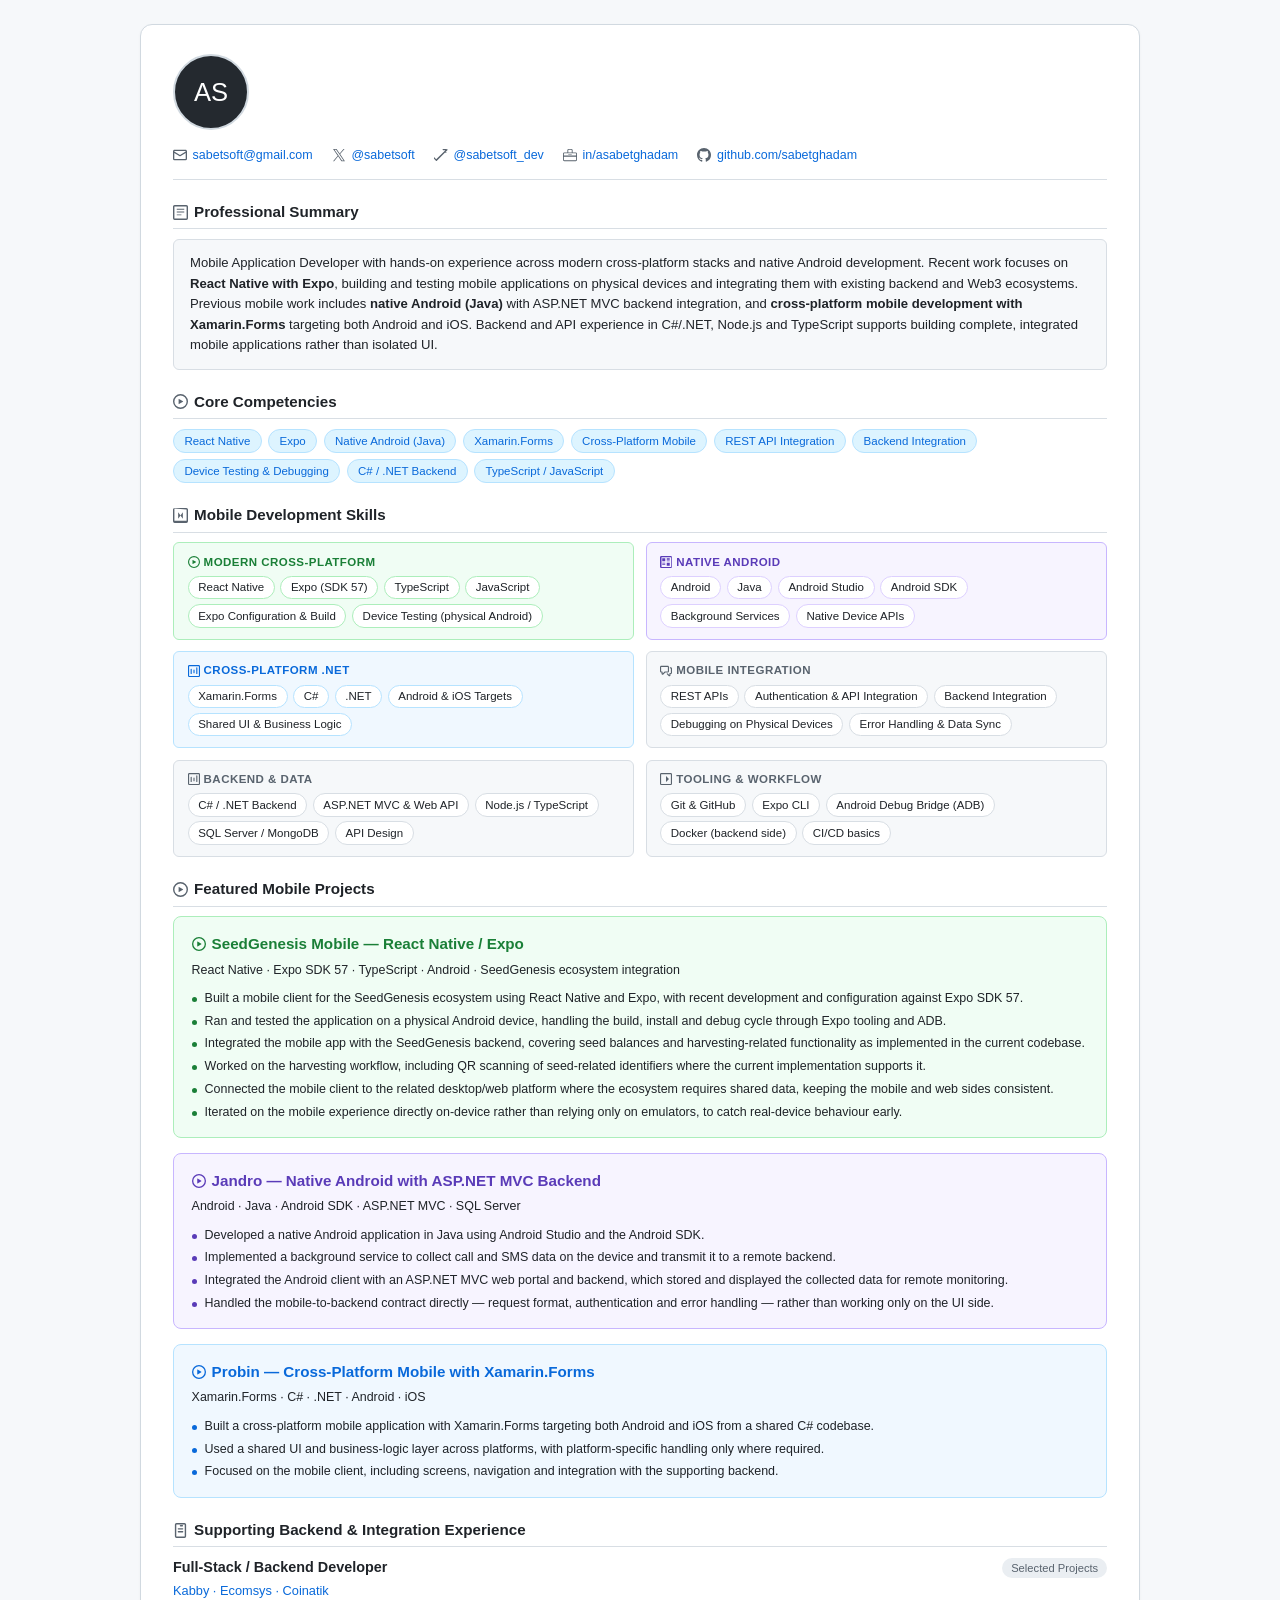
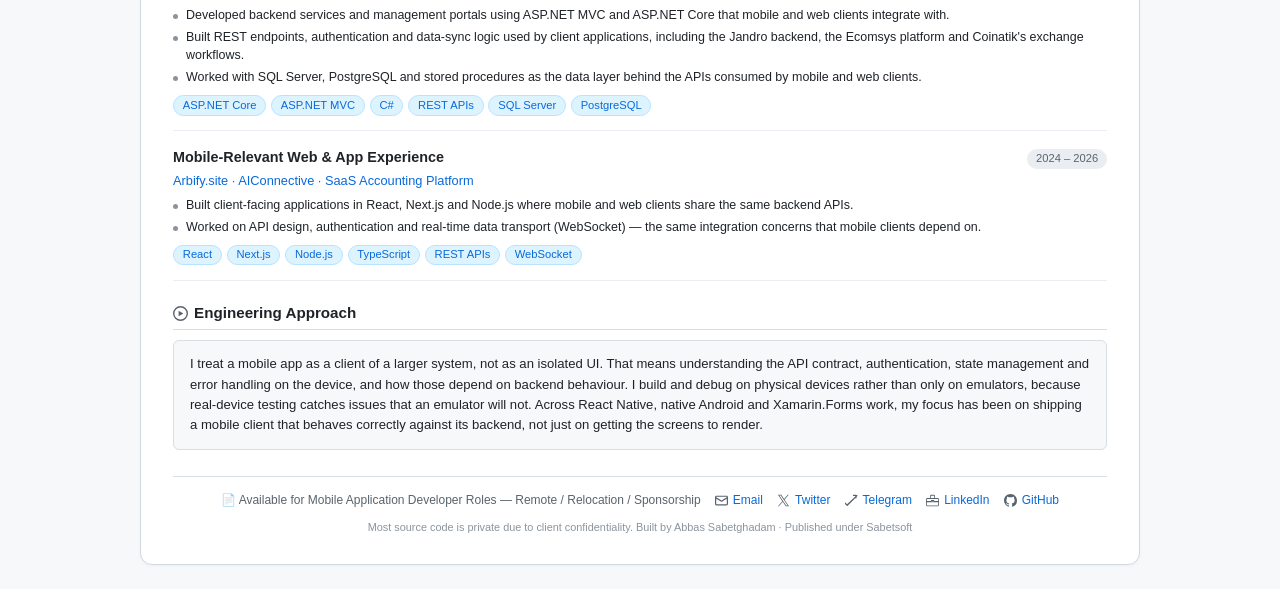
<file: mobile.html>
<!DOCTYPE html>
<html lang="en">

<head>
    <meta charset="UTF-8">
    <meta name="viewport" content="width=device-width, initial-scale=1.0">
    <title>Abbas Sabetghadam · Mobile Application Developer</title>
    <style>
        * {
            margin: 0;
            padding: 0;
            box-sizing: border-box
        }

        html {
            -webkit-text-size-adjust: 100%
        }

        body {
            font-family: -apple-system, BlinkMacSystemFont, 'Segoe UI', 'Noto Sans', Helvetica, Arial, sans-serif;
            background: #f6f8fa;
            color: #1f2328;
            line-height: 1.5;
            font-size: 13px;
            padding: 1.5rem 1rem;
            display: flex;
            justify-content: center;
        }

        .cv-card {
            max-width: 1000px;
            width: 100%;
            background: #fff;
            border: 1px solid #d1d9e0;
            border-radius: 12px;
            box-shadow: 0 1px 3px rgba(31, 35, 40, .04);
            padding: 1.8rem 2rem;
        }

        /* header */
        .profile-header {
            display: flex;
            align-items: center;
            gap: 1.2rem;
            margin-bottom: 1rem;
            flex-wrap: wrap
        }

        .avatar {
            width: 76px;
            height: 76px;
            border-radius: 50%;
            object-fit: cover;
            border: 2px solid #d1d9e0;
            background: #f6f8fa;
            flex-shrink: 0
        }

        .avatar-fallback {
            width: 76px;
            height: 76px;
            border-radius: 50%;
            background: #24292f;
            color: #fff;
            display: flex;
            align-items: center;
            justify-content: center;
            font-size: 1.6rem;
            font-weight: 500;
            border: 2px solid #d1d9e0;
            flex-shrink: 0
        }

        .header-text {
            flex: 1;
            min-width: 200px
        }

        h1 {
            font-size: 1.7rem;
            font-weight: 600;
            letter-spacing: -.01em;
            color: #1f2328;
            margin-bottom: .15rem;
            line-height: 1.2
        }

        .subhead {
            font-size: .9rem;
            font-weight: 500;
            color: #0969da;
            margin-bottom: .5rem
        }

        .availability-badge {
            display: inline-flex;
            align-items: center;
            gap: .35rem;
            background: #dafbe1;
            color: #1a7f37;
            font-size: .72rem;
            font-weight: 600;
            padding: .2rem .7rem;
            border-radius: 20px;
            border: 1px solid #aceebb
        }

        /* contact */
        .contact-row {
            display: flex;
            flex-wrap: wrap;
            gap: .5rem 1.2rem;
            font-size: .78rem;
            color: #59636e;
            margin: .9rem 0 1.2rem 0;
            padding-bottom: .9rem;
            border-bottom: 1px solid #d8dee4;
            align-items: center
        }

        .contact-row span {
            display: inline-flex;
            align-items: center;
            gap: .35rem;
            word-break: break-word
        }

        .contact-row svg.icon {
            width: 14px;
            height: 14px;
            color: #59636e;
            flex-shrink: 0
        }

        .contact-row a {
            color: #0969da;
            text-decoration: none
        }

        .contact-row a:hover {
            text-decoration: underline
        }

        /* sections */
        .section-title {
            font-size: .95rem;
            font-weight: 600;
            color: #1f2328;
            margin: 1.3rem 0 .6rem 0;
            padding-bottom: .3rem;
            border-bottom: 1px solid #d8dee4;
            display: flex;
            align-items: center;
            gap: 6px
        }

        .section-title svg {
            width: 15px;
            height: 15px;
            color: #59636e;
            flex-shrink: 0
        }

        .summary-text {
            font-size: .82rem;
            color: #1f2328;
            background: #f6f8fa;
            padding: .85rem 1rem;
            border-radius: 6px;
            border: 1px solid #d8dee4;
            line-height: 1.55
        }

        /* pills */
        .competency-grid {
            display: flex;
            flex-wrap: wrap;
            gap: .35rem .4rem;
            margin: .5rem 0 .9rem 0
        }

        .skill-pill {
            background: #ddf4ff;
            color: #0969da;
            font-size: .72rem;
            font-weight: 500;
            padding: .2rem .65rem;
            border-radius: 20px;
            border: 1px solid #b6e3ff;
            white-space: nowrap;
            line-height: 1.4
        }

        /* tech skills grid */
        .tech-skills-grid {
            display: grid;
            grid-template-columns: repeat(2, 1fr);
            gap: .7rem;
            margin-top: .4rem;
            margin-bottom: .9rem
        }

        .skill-category {
            background: #f6f8fa;
            border-radius: 6px;
            padding: .7rem .85rem;
            border: 1px solid #d8dee4;
            display: flex;
            flex-direction: column;
            gap: .4rem
        }

        .skill-category h4 {
            font-size: .72rem;
            text-transform: uppercase;
            letter-spacing: .04em;
            font-weight: 600;
            color: #59636e;
            display: flex;
            align-items: center;
            gap: 4px;
            line-height: 1.3
        }

        .skill-category h4 svg {
            width: 12px;
            height: 12px;
            color: #59636e;
            flex-shrink: 0
        }

        .skill-category ul {
            list-style: none;
            display: flex;
            flex-wrap: wrap;
            gap: .3rem .35rem
        }

        .skill-category li {
            font-size: .72rem;
            background: #fff;
            padding: .15rem .6rem;
            border-radius: 12px;
            border: 1px solid #d8dee4;
            color: #1f2328;
            line-height: 1.45;
            overflow-wrap: anywhere;
            word-break: break-word;
            max-width: 100%
        }

        /* accent cards */
        .skill-category.rn {
            border-color: #aceebb;
            background: #f0fdf4
        }

        .skill-category.rn h4 {
            color: #1a7f37
        }

        .skill-category.rn h4 svg {
            color: #1a7f37
        }

        .skill-category.rn li {
            border-color: #aceebb
        }

        .skill-category.android {
            border-color: #c8b6ff;
            background: #f7f4ff
        }

        .skill-category.android h4 {
            color: #5a3bb8
        }

        .skill-category.android h4 svg {
            color: #5a3bb8
        }

        .skill-category.android li {
            border-color: #ddd0ff
        }

        .skill-category.primary {
            border-color: #b6e3ff;
            background: #f0f8ff
        }

        .skill-category.primary h4 {
            color: #0969da
        }

        .skill-category.primary h4 svg {
            color: #0969da
        }

        .skill-category.primary li {
            border-color: #b6e3ff
        }

        /* experience */
        .exp-item {
            margin-bottom: 1rem;
            padding-bottom: .9rem;
            border-bottom: 1px solid #eaeef2
        }

        .exp-item:last-child {
            border-bottom: none;
            margin-bottom: 0;
            padding-bottom: 0
        }

        .exp-header {
            display: flex;
            flex-wrap: wrap;
            justify-content: space-between;
            align-items: baseline;
            gap: .5rem;
            margin-bottom: .15rem
        }

        .exp-title {
            font-size: .9rem;
            font-weight: 600;
            color: #1f2328
        }

        .exp-company {
            font-size: .8rem;
            font-weight: 500;
            color: #0969da;
            margin-bottom: .35rem
        }

        .exp-date {
            font-size: .7rem;
            font-weight: 500;
            color: #59636e;
            background: #eaeef2;
            padding: .1rem .55rem;
            border-radius: 20px;
            white-space: nowrap
        }

        .exp-desc {
            margin-top: .35rem;
            font-size: .78rem;
            color: #1f2328;
            display: flex;
            flex-direction: column;
            gap: .2rem
        }

        .exp-desc p {
            display: flex;
            gap: .5rem;
            align-items: flex-start;
            line-height: 1.5
        }

        .exp-desc p::before {
            content: "";
            flex-shrink: 0;
            width: 5px;
            height: 5px;
            border-radius: 50%;
            background: #8b949e;
            margin-top: .5rem
        }

        .tech-stack {
            display: flex;
            flex-wrap: wrap;
            gap: .3rem;
            margin-top: .5rem;
            font-size: .7rem
        }

        .tech-stack span {
            background: #ddf4ff;
            border: 1px solid #b6e3ff;
            border-radius: 20px;
            padding: .1rem .55rem;
            color: #0969da;
            font-weight: 500;
            line-height: 1.4
        }

        .legacy-note {
            font-size: .78rem;
            color: #1f2328;
            background: #f6f8fa;
            padding: .75rem 1rem;
            border-radius: 6px;
            border: 1px solid #d8dee4;
            line-height: 1.55
        }

        /* featured project blocks */
        .featured-project {
            border-radius: 8px;
            padding: 1rem 1.1rem;
            margin-bottom: .9rem
        }

        .featured-project.seed {
            background: #f0fdf4;
            border: 1px solid #aceebb
        }

        .featured-project.jandro {
            background: #f7f4ff;
            border: 1px solid #c8b6ff
        }

        .featured-project.probin {
            background: #f0f8ff;
            border: 1px solid #b6e3ff
        }

        .featured-project .fp-title {
            font-size: .95rem;
            font-weight: 600;
            display: flex;
            align-items: center;
            gap: 6px;
            margin-bottom: .3rem
        }

        .featured-project.seed .fp-title {
            color: #1a7f37
        }

        .featured-project.jandro .fp-title {
            color: #5a3bb8
        }

        .featured-project.probin .fp-title {
            color: #0969da
        }

        .featured-project .fp-sub {
            font-size: .78rem;
            color: #1f2328;
            font-weight: 500;
            margin-bottom: .6rem
        }

        .featured-project ul {
            list-style: none;
            font-size: .78rem;
            color: #1f2328;
            display: flex;
            flex-direction: column;
            gap: .25rem
        }

        .featured-project ul li {
            display: flex;
            gap: .5rem;
            align-items: flex-start;
            line-height: 1.5
        }

        .featured-project.seed ul li::before {
            content: "";
            flex-shrink: 0;
            width: 5px;
            height: 5px;
            border-radius: 50%;
            background: #1a7f37;
            margin-top: .5rem
        }

        .featured-project.jandro ul li::before {
            content: "";
            flex-shrink: 0;
            width: 5px;
            height: 5px;
            border-radius: 50%;
            background: #5a3bb8;
            margin-top: .5rem
        }

        .featured-project.probin ul li::before {
            content: "";
            flex-shrink: 0;
            width: 5px;
            height: 5px;
            border-radius: 50%;
            background: #0969da;
            margin-top: .5rem
        }

        /* footer */
        .footer-note {
            margin-top: 1.6rem;
            padding-top: .9rem;
            border-top: 1px solid #d8dee4;
            font-size: .75rem;
            color: #59636e;
            text-align: center;
            display: flex;
            flex-wrap: wrap;
            justify-content: center;
            gap: .6rem .9rem;
            align-items: center
        }

        .footer-note span {
            display: inline-flex;
            align-items: center;
            gap: .3rem
        }

        .footer-note svg.icon {
            width: 13px;
            height: 13px;
            color: #59636e;
            flex-shrink: 0
        }

        .footer-note a {
            color: #0969da;
            text-decoration: none
        }

        .footer-note a:hover {
            text-decoration: underline
        }

        .copyright {
            font-size: .68rem;
            color: #8b949e;
            text-align: center;
            margin-top: .6rem
        }

        /* responsive */
        @media (max-width:900px) {
            .tech-skills-grid {
                grid-template-columns: 1fr
            }
        }

        @media (max-width:700px) {
            .cv-card {
                padding: 1.2rem 1rem
            }

            h1 {
                font-size: 1.4rem
            }

            .avatar,
            .avatar-fallback {
                width: 62px;
                height: 62px;
                font-size: 1.3rem
            }

            .exp-header {
                flex-direction: column;
                align-items: flex-start;
                gap: 2px
            }
        }

        /* A4 print */
        @page {
            size: A4;
            margin: 12mm 14mm
        }

        @media print {

            html,
            body {
                background: #fff !important;
                font-size: 10.5pt;
                padding: 0;
                margin: 0;
                display: block;
                color: #000
            }

            .cv-card {
                max-width: none;
                width: auto;
                border: none;
                border-radius: 0;
                box-shadow: none;
                padding: 0;
                background: #fff
            }

            .profile-header {
                gap: 10px;
                margin-bottom: 8px
            }

            .avatar,
            .avatar-fallback {
                width: 56px;
                height: 56px;
                font-size: 1.2rem
            }

            h1 {
                font-size: 17pt
            }

            .subhead {
                font-size: 10pt;
                color: #000
            }

            .availability-badge {
                font-size: 8.5pt;
                padding: 1px 8px;
                border: 1px solid #999;
                background: #f4f4f4 !important;
                color: #000 !important
            }

            .contact-row {
                font-size: 8.5pt;
                gap: 4px 12px;
                margin: 8px 0 10px 0;
                padding-bottom: 6px;
                border-bottom: 1px solid #ccc;
                color: #000
            }

            .contact-row a {
                color: #000;
                text-decoration: none
            }

            .contact-row svg.icon {
                color: #000
            }

            .section-title {
                font-size: 11pt;
                margin: 10px 0 5px 0;
                padding-bottom: 2px;
                border-bottom: 1px solid #999;
                break-after: avoid;
                page-break-after: avoid
            }

            .section-title svg {
                color: #000
            }

            .summary-text,
            .legacy-note {
                font-size: 9.5pt;
                background: #f7f7f7 !important;
                border: 1px solid #ccc;
                padding: 6px 9px;
                line-height: 1.45;
                color: #000
            }

            .skill-pill {
                font-size: 8.5pt;
                padding: 1px 7px;
                border: 1px solid #bbb;
                background: #f2f2f2 !important;
                color: #000 !important
            }

            .tech-skills-grid {
                gap: 5px;
                margin-bottom: 8px;
                grid-template-columns: repeat(2, 1fr)
            }

            .skill-category,
            .skill-category.primary,
            .skill-category.android,
            .skill-category.rn {
                background: #f7f7f7 !important;
                border: 1px solid #ccc !important;
                padding: 5px 7px;
                break-inside: avoid;
                page-break-inside: avoid;
                gap: 3px
            }

            .skill-category h4,
            .skill-category.primary h4,
            .skill-category.android h4,
            .skill-category.rn h4 {
                font-size: 7.5pt;
                color: #333 !important;
                margin-bottom: 2px
            }

            .skill-category h4 svg,
            .skill-category.primary h4 svg,
            .skill-category.android h4 svg,
            .skill-category.rn h4 svg {
                color: #333 !important
            }

            .skill-category li,
            .skill-category.primary li,
            .skill-category.android li,
            .skill-category.rn li {
                font-size: 8pt;
                padding: 0 5px;
                border: 1px solid #ccc !important;
                background: #fff !important
            }

            .exp-item {
                break-inside: avoid;
                page-break-inside: avoid;
                margin-bottom: 9px;
                padding-bottom: 8px;
                border-bottom: 1px solid #ddd
            }

            .exp-item:last-child {
                border-bottom: none
            }

            .exp-title {
                font-size: 10.5pt
            }

            .exp-company {
                font-size: 9.5pt;
                color: #000
            }

            .exp-date {
                font-size: 8.5pt;
                background: #eee !important;
                color: #000;
                padding: 0 6px
            }

            .exp-desc {
                font-size: 9.5pt;
                gap: 2px
            }

            .exp-desc p::before {
                background: #666;
                margin-top: .55rem
            }

            .tech-stack span {
                font-size: 8pt;
                background: #f2f2f2 !important;
                border: 1px solid #bbb;
                color: #000 !important;
                padding: 0 6px
            }

            .featured-project {
                background: #f7f7f7 !important;
                border: 1px solid #ccc !important;
                padding: 8px 10px;
                break-inside: avoid;
                page-break-inside: avoid
            }

            .featured-project .fp-title {
                font-size: 10.5pt;
                color: #000 !important
            }

            .featured-project .fp-sub {
                font-size: 9pt;
                color: #333
            }

            .featured-project ul {
                font-size: 9.5pt
            }

            .featured-project ul li::before {
                background: #666 !important
            }

            .footer-note {
                font-size: 8.5pt;
                margin-top: 12px;
                padding-top: 8px;
                border-top: 1px solid #ccc;
                color: #333;
                gap: 4px 10px
            }

            .footer-note a {
                color: #000;
                text-decoration: none
            }

            .footer-note svg.icon {
                color: #333
            }

            .copyright {
                font-size: 7.5pt;
                color: #666;
                margin-top: 4px
            }

            h1,
            h2,
            h3,
            h4 {
                break-after: avoid;
                page-break-after: avoid
            }

            .competency-grid,
            .contact-row,
            .tech-stack {
                break-inside: avoid;
                page-break-inside: avoid
            }

            a {
                color: #000;
                text-decoration: none
            }
        }
    </style>
</head>

<body>
    <div class="cv-card">

        <!-- header -->
        <header class="profile-header">
            <img class="avatar" src="https://github.com/sabetghadam.png" alt="Abbas Sabetghadam"
                onerror="this.onerror=null;this.parentNode.innerHTML='<div class=\'avatar-fallback\'>AS</div>';">
            <div class="header-text">
                <h1>Abbas Sabetghadam</h1>
                <div class="subhead">Mobile Application Developer · React Native · Expo · Android · Xamarin.Forms</div>
                <div class="availability-badge">🌍 Remote / Relocation / Sponsorship</div>
            </div>
        </header>

        <!-- contact -->
        <div class="contact-row">
            <span>
                <svg class="icon" viewBox="0 0 16 16" fill="currentColor">
                    <path
                        d="M1.75 2h12.5c.966 0 1.75.784 1.75 1.75v8.5A1.75 1.75 0 0 1 14.25 14H1.75A1.75 1.75 0 0 1 0 12.25v-8.5C0 2.784.784 2 1.75 2ZM1.5 12.251c0 .138.112.25.25.25h12.5a.25.25 0 0 0 .25-.25V5.809L8.38 9.397a.75.75 0 0 1-.76 0L1.5 5.809v6.442Zm13-8.181v-.32a.25.25 0 0 0-.25-.25H1.75a.25.25 0 0 0-.25.25v.32L8 7.88Z" />
                </svg>
                <a href="mailto:sabetsoft@gmail.com">sabetsoft@gmail.com</a>
            </span>
            <span>
                <svg class="icon" viewBox="0 0 16 16" fill="currentColor">
                    <path
                        d="M9.294 6.928 14.357 1h-1.2L8.762 6.147 5.25 1H1.2l5.31 7.784L1.2 15h1.2l4.642-5.436L10.75 15h4.05L9.294 6.928ZM7.68 8.852l-.538-.775L2.83 1.91h1.843l3.49 5.02.538.775 4.539 6.535h-1.843L7.68 8.852Z" />
                </svg>
                <a href="https://twitter.com/sabetsoft" target="_blank" rel="noopener">@sabetsoft</a>
            </span>
            <span>
                <svg class="icon" viewBox="0 0 16 16" fill="currentColor">
                    <path
                        d="M14.213 1.5a.75.75 0 0 1 1.06 1.06l-12 12a.75.75 0 0 1-1.06 0l-3-3a.75.75 0 1 1 1.06-1.06L2.5 12.72 14.213 1.5ZM12.5 2.5h-2a.75.75 0 0 1 0-1.5h3a.75.75 0 0 1 .75.75v3a.75.75 0 0 1-1.5 0V2.5h-.25Z" />
                </svg>
                <a href="https://t.me/sabetsoft_dev" target="_blank" rel="noopener">@sabetsoft_dev</a>
            </span>
            <span>
                <svg class="icon" viewBox="0 0 16 16" fill="currentColor">
                    <path
                        d="M6.5 1A1.5 1.5 0 0 0 5 2.5V5H1.5A1.5 1.5 0 0 0 0 6.5v7A1.5 1.5 0 0 0 1.5 15h13a1.5 1.5 0 0 0 1.5-1.5v-7A1.5 1.5 0 0 0 14.5 5H11V2.5A1.5 1.5 0 0 0 9.5 1h-3ZM10 5H6V2.5a.5.5 0 0 1 .5-.5h3a.5.5 0 0 1 .5.5V5ZM1.5 6h13a.5.5 0 0 1 .5.5v2H1V6.5a.5.5 0 0 1 .5-.5ZM1 10h14v3.5a.5.5 0 0 1-.5.5h-13a.5.5 0 0 1-.5-.5V10Zm5-2.5h4V9H6v-1.5Z" />
                </svg>
                <a href="https://www.linkedin.com/in/asabetghadam" target="_blank" rel="noopener">in/asabetghadam</a>
            </span>
            <span>
                <svg class="icon" viewBox="0 0 16 16" fill="currentColor">
                    <path
                        d="M8 0C3.58 0 0 3.58 0 8c0 3.54 2.29 6.53 5.47 7.59.4.07.55-.17.55-.38 0-.19-.01-.82-.01-1.49-2.01.37-2.53-.49-2.69-.94-.09-.23-.48-.94-.82-1.13-.28-.15-.68-.52-.01-.53.63-.01 1.08.58 1.23.82.72 1.21 1.87.87 2.33.66.07-.52.28-.87.51-1.07-1.78-.2-3.64-.89-3.64-3.95 0-.87.31-1.59.82-2.15-.08-.2-.36-1.02.08-2.12 0 0 .67-.21 2.2.82.64-.18 1.32-.27 2-.27.68 0 1.36.09 2 .27 1.53-1.04 2.2-.82 2.2-.82.44 1.1.16 1.92.08 2.12.51.56.82 1.27.82 2.15 0 3.07-1.87 3.75-3.65 3.95.29.25.54.73.54 1.48 0 1.07-.01 1.93-.01 2.2 0 .21.15.46.55.38A8.012 8.012 0 0 0 16 8c0-4.42-3.58-8-8-8Z" />
                </svg>
                <a href="https://github.com/sabetghadam" target="_blank" rel="noopener">github.com/sabetghadam</a>
            </span>
        </div>

        <!-- summary -->
        <h2 class="section-title">
            <svg viewBox="0 0 16 16" fill="currentColor">
                <path
                    d="M0 1.75C0 .784.784 0 1.75 0h12.5C15.216 0 16 .784 16 1.75v12.5A1.75 1.75 0 0 1 14.25 16H1.75A1.75 1.75 0 0 1 0 14.25Zm1.75-.25a.25.25 0 0 0-.25.25v12.5c0 .138.112.25.25.25h12.5a.25.25 0 0 0 .25-.25V1.75a.25.25 0 0 0-.25-.25Z" />
                <path d="M4 4h8v1H4zm0 3h8v1H4zm0 3h5v1H4z" />
            </svg>
            Professional Summary
        </h2>
        <div class="summary-text">
            Mobile Application Developer with hands-on experience across modern cross-platform stacks and
            native Android development. Recent work focuses on <strong>React Native with Expo</strong>,
            building and testing mobile applications on physical devices and integrating them with
            existing backend and Web3 ecosystems. Previous mobile work includes <strong>native Android
                (Java)</strong> with ASP.NET MVC backend integration, and <strong>cross-platform mobile
                development with Xamarin.Forms</strong> targeting both Android and iOS. Backend and API
            experience in C#/.NET, Node.js and TypeScript supports building complete, integrated mobile
            applications rather than isolated UI.
        </div>

        <!-- core competencies -->
        <h2 class="section-title">
            <svg viewBox="0 0 16 16" fill="currentColor">
                <path
                    d="M8 0a8 8 0 1 1 0 16A8 8 0 0 1 8 0ZM1.5 8a6.5 6.5 0 1 0 13 0 6.5 6.5 0 0 0-13 0Zm4.879-2.773 4.264 2.559a.25.25 0 0 1 0 .428l-4.264 2.559A.25.25 0 0 1 6 10.559V5.442a.25.25 0 0 1 .379-.215Z" />
            </svg>
            Core Competencies
        </h2>
        <div class="competency-grid">
            <span class="skill-pill">React Native</span>
            <span class="skill-pill">Expo</span>
            <span class="skill-pill">Native Android (Java)</span>
            <span class="skill-pill">Xamarin.Forms</span>
            <span class="skill-pill">Cross-Platform Mobile</span>
            <span class="skill-pill">REST API Integration</span>
            <span class="skill-pill">Backend Integration</span>
            <span class="skill-pill">Device Testing &amp; Debugging</span>
            <span class="skill-pill">C# / .NET Backend</span>
            <span class="skill-pill">TypeScript / JavaScript</span>
        </div>

        <!-- mobile skills -->
        <h2 class="section-title">
            <svg viewBox="0 0 16 16" fill="currentColor">
                <path
                    d="M0 1.75C0 .784.784 0 1.75 0h12.5C15.216 0 16 .784 16 1.75v12.5A1.75 1.75 0 0 1 14.25 16H1.75A1.75 1.75 0 0 1 0 14.25ZM1.75.5a.25.25 0 0 0-.25.25v12.5c0 .138.112.25.25.25h12.5a.25.25 0 0 0 .25-.25V1.75a.25.25 0 0 0-.25-.25Z" />
                <path d="m5.5 4.5 2.5 3.5-2.5 3.5M10.5 4.5 8 8l2.5 3.5" />
            </svg>
            Mobile Development Skills
        </h2>

        <div class="tech-skills-grid">

            <div class="skill-category rn">
                <h4>
                    <svg viewBox="0 0 16 16" fill="currentColor">
                        <path
                            d="M8 0a8 8 0 1 1 0 16A8 8 0 0 1 8 0ZM1.5 8a6.5 6.5 0 1 0 13 0 6.5 6.5 0 0 0-13 0Zm4.879-2.773 4.264 2.559a.25.25 0 0 1 0 .428l-4.264 2.559A.25.25 0 0 1 6 10.559V5.442a.25.25 0 0 1 .379-.215Z" />
                    </svg>
                    Modern Cross-Platform
                </h4>
                <ul>
                    <li>React Native</li>
                    <li>Expo (SDK 57)</li>
                    <li>TypeScript</li>
                    <li>JavaScript</li>
                    <li>Expo Configuration &amp; Build</li>
                    <li>Device Testing (physical Android)</li>
                </ul>
            </div>

            <div class="skill-category android">
                <h4>
                    <svg viewBox="0 0 16 16" fill="currentColor">
                        <path
                            d="M1.75 0h12.5C15.216 0 16 .784 16 1.75v12.5A1.75 1.75 0 0 1 14.25 16H1.75A1.75 1.75 0 0 1 0 14.25V1.75C0 .784.784 0 1.75 0Zm.25 1.5v13h13v-13h-13Z" />
                        <path d="M3 3h4v4H3zm6 0h4v2H9zm0 3h4v1H9zm-6 3h4v1H3zm0 2h4v1H3zm6-2h4v4H9z" />
                    </svg>
                    Native Android
                </h4>
                <ul>
                    <li>Android</li>
                    <li>Java</li>
                    <li>Android Studio</li>
                    <li>Android SDK</li>
                    <li>Background Services</li>
                    <li>Native Device APIs</li>
                </ul>
            </div>

            <div class="skill-category primary">
                <h4>
                    <svg viewBox="0 0 16 16" fill="currentColor">
                        <path
                            d="M1.75 0h12.5C15.216 0 16 .784 16 1.75v12.5A1.75 1.75 0 0 1 14.25 16H1.75A1.75 1.75 0 0 1 0 14.25V1.75C0 .784.784 0 1.75 0ZM1.5 1.75v12.5c0 .138.112.25.25.25h12.5a.25.25 0 0 0 .25-.25V1.75a.25.25 0 0 0-.25-.25H1.75a.25.25 0 0 0-.25.25ZM11.75 3a.75.75 0 0 1 .75.75v7.5a.75.75 0 0 1-1.5 0v-7.5a.75.75 0 0 1 .75-.75Zm-7.5 2a.75.75 0 0 1 .75.75v5.5a.75.75 0 0 1-1.5 0v-5.5a.75.75 0 0 1 .75-.75ZM8 6a.75.75 0 0 1 .75.75v3.5a.75.75 0 0 1-1.5 0v-3.5A.75.75 0 0 1 8 6Z" />
                    </svg>
                    Cross-Platform .NET
                </h4>
                <ul>
                    <li>Xamarin.Forms</li>
                    <li>C#</li>
                    <li>.NET</li>
                    <li>Android &amp; iOS Targets</li>
                    <li>Shared UI &amp; Business Logic</li>
                </ul>
            </div>

            <div class="skill-category">
                <h4>
                    <svg viewBox="0 0 16 16" fill="currentColor">
                        <path
                            d="M1.75 1h8.5c.966 0 1.75.784 1.75 1.75v5.5A1.75 1.75 0 0 1 10.25 10H7.061l-2.574 2.573A1.458 1.458 0 0 1 2 11.543V10h-.25A1.75 1.75 0 0 1 0 8.25v-5.5C0 1.784.784 1 1.75 1ZM1.5 2.75v5.5c0 .138.112.25.25.25h1a.75.75 0 0 1 .75.75v2.19l2.72-2.72a.749.749 0 0 1 .53-.22h3.5a.25.25 0 0 0 .25-.25v-5.5a.25.25 0 0 0-.25-.25h-8.5a.25.25 0 0 0-.25.25Zm13 2a.25.25 0 0 0-.25-.25h-.5a.75.75 0 0 1 0-1.5h.5c.966 0 1.75.784 1.75 1.75v5.5A1.75 1.75 0 0 1 14.25 12H14v1.543a1.458 1.458 0 0 1-2.487 1.03L9.22 12.28a.749.749 0 0 1 .326-1.275.749.749 0 0 1 .734.215l2.22 2.22v-2.19a.75.75 0 0 1 .75-.75h1a.25.25 0 0 0 .25-.25Z" />
                    </svg>
                    Mobile Integration
                </h4>
                <ul>
                    <li>REST APIs</li>
                    <li>Authentication &amp; API Integration</li>
                    <li>Backend Integration</li>
                    <li>Debugging on Physical Devices</li>
                    <li>Error Handling &amp; Data Sync</li>
                </ul>
            </div>

            <div class="skill-category">
                <h4>
                    <svg viewBox="0 0 16 16" fill="currentColor">
                        <path
                            d="M1.75 0h12.5C15.216 0 16 .784 16 1.75v12.5A1.75 1.75 0 0 1 14.25 16H1.75A1.75 1.75 0 0 1 0 14.25V1.75C0 .784.784 0 1.75 0ZM1.5 1.75v12.5c0 .138.112.25.25.25h12.5a.25.25 0 0 0 .25-.25V1.75a.25.25 0 0 0-.25-.25H1.75a.25.25 0 0 0-.25.25ZM11.75 3a.75.75 0 0 1 .75.75v7.5a.75.75 0 0 1-1.5 0v-7.5a.75.75 0 0 1 .75-.75Zm-7.5 2a.75.75 0 0 1 .75.75v5.5a.75.75 0 0 1-1.5 0v-5.5a.75.75 0 0 1 .75-.75ZM8 6a.75.75 0 0 1 .75.75v3.5a.75.75 0 0 1-1.5 0v-3.5A.75.75 0 0 1 8 6Z" />
                    </svg>
                    Backend &amp; Data
                </h4>
                <ul>
                    <li>C# / .NET Backend</li>
                    <li>ASP.NET MVC &amp; Web API</li>
                    <li>Node.js / TypeScript</li>
                    <li>SQL Server / MongoDB</li>
                    <li>API Design</li>
                </ul>
            </div>

            <div class="skill-category">
                <h4>
                    <svg viewBox="0 0 16 16" fill="currentColor">
                        <path
                            d="M0 1.75C0 .784.784 0 1.75 0h12.5C15.216 0 16 .784 16 1.75v12.5A1.75 1.75 0 0 1 14.25 16H1.75A1.75 1.75 0 0 1 0 14.25Zm1.75-.25a.25.25 0 0 0-.25.25v12.5c0 .138.112.25.25.25h12.5a.25.25 0 0 0 .25-.25V1.75a.25.25 0 0 0-.25-.25Z" />
                        <path d="m8 4 4 4-4 4M4 8h8" />
                    </svg>
                    Tooling &amp; Workflow
                </h4>
                <ul>
                    <li>Git &amp; GitHub</li>
                    <li>Expo CLI</li>
                    <li>Android Debug Bridge (ADB)</li>
                    <li>Docker (backend side)</li>
                    <li>CI/CD basics</li>
                </ul>
            </div>

        </div>

        <!-- featured projects -->
        <h2 class="section-title">
            <svg viewBox="0 0 16 16" fill="currentColor">
                <path
                    d="M8 0a8 8 0 1 1 0 16A8 8 0 0 1 8 0ZM1.5 8a6.5 6.5 0 1 0 13 0 6.5 6.5 0 0 0-13 0Zm4.879-2.773 4.264 2.559a.25.25 0 0 1 0 .428l-4.264 2.559A.25.25 0 0 1 6 10.559V5.442a.25.25 0 0 1 .379-.215Z" />
            </svg>
            Featured Mobile Projects
        </h2>

        <!-- SeedGenesis Mobile -->
        <div class="featured-project seed">
            <div class="fp-title">
                <svg width="14" height="14" viewBox="0 0 16 16" fill="currentColor">
                    <path
                        d="M8 0a8 8 0 1 1 0 16A8 8 0 0 1 8 0ZM1.5 8a6.5 6.5 0 1 0 13 0 6.5 6.5 0 0 0-13 0Zm4.879-2.773 4.264 2.559a.25.25 0 0 1 0 .428l-4.264 2.559A.25.25 0 0 1 6 10.559V5.442a.25.25 0 0 1 .379-.215Z" />
                </svg>
                SeedGenesis Mobile — React Native / Expo
            </div>
            <div class="fp-sub">React Native · Expo SDK 57 · TypeScript · Android · SeedGenesis ecosystem integration
            </div>
            <ul>
                <li>Built a mobile client for the SeedGenesis ecosystem using React Native and Expo, with recent
                    development and configuration against Expo SDK 57.</li>
                <li>Ran and tested the application on a physical Android device, handling the build, install and debug
                    cycle through Expo tooling and ADB.</li>
                <li>Integrated the mobile app with the SeedGenesis backend, covering seed balances and
                    harvesting-related functionality as implemented in the current codebase.</li>
                <li>Worked on the harvesting workflow, including QR scanning of seed-related identifiers where the
                    current implementation supports it.</li>
                <li>Connected the mobile client to the related desktop/web platform where the ecosystem requires shared
                    data, keeping the mobile and web sides consistent.</li>
                <li>Iterated on the mobile experience directly on-device rather than relying only on emulators, to catch
                    real-device behaviour early.</li>
            </ul>
        </div>

        <!-- Jandro -->
        <div class="featured-project jandro">
            <div class="fp-title">
                <svg width="14" height="14" viewBox="0 0 16 16" fill="currentColor">
                    <path
                        d="M8 0a8 8 0 1 1 0 16A8 8 0 0 1 8 0ZM1.5 8a6.5 6.5 0 1 0 13 0 6.5 6.5 0 0 0-13 0Zm4.879-2.773 4.264 2.559a.25.25 0 0 1 0 .428l-4.264 2.559A.25.25 0 0 1 6 10.559V5.442a.25.25 0 0 1 .379-.215Z" />
                </svg>
                Jandro — Native Android with ASP.NET MVC Backend
            </div>
            <div class="fp-sub">Android · Java · Android SDK · ASP.NET MVC · SQL Server</div>
            <ul>
                <li>Developed a native Android application in Java using Android Studio and the Android SDK.</li>
                <li>Implemented a background service to collect call and SMS data on the device and transmit it to a
                    remote backend.</li>
                <li>Integrated the Android client with an ASP.NET MVC web portal and backend, which stored and displayed
                    the collected data for remote monitoring.</li>
                <li>Handled the mobile-to-backend contract directly — request format, authentication and error handling
                    — rather than working only on the UI side.</li>
            </ul>
        </div>

        <!-- Probin -->
        <div class="featured-project probin">
            <div class="fp-title">
                <svg width="14" height="14" viewBox="0 0 16 16" fill="currentColor">
                    <path
                        d="M8 0a8 8 0 1 1 0 16A8 8 0 0 1 8 0ZM1.5 8a6.5 6.5 0 1 0 13 0 6.5 6.5 0 0 0-13 0Zm4.879-2.773 4.264 2.559a.25.25 0 0 1 0 .428l-4.264 2.559A.25.25 0 0 1 6 10.559V5.442a.25.25 0 0 1 .379-.215Z" />
                </svg>
                Probin — Cross-Platform Mobile with Xamarin.Forms
            </div>
            <div class="fp-sub">Xamarin.Forms · C# · .NET · Android · iOS</div>
            <ul>
                <li>Built a cross-platform mobile application with Xamarin.Forms targeting both Android and iOS from a
                    shared C# codebase.</li>
                <li>Used a shared UI and business-logic layer across platforms, with platform-specific handling only
                    where required.</li>
                <li>Focused on the mobile client, including screens, navigation and integration with the supporting
                    backend.</li>
            </ul>
        </div>

        <!-- supporting experience -->
        <h2 class="section-title">
            <svg viewBox="0 0 16 16" fill="currentColor">
                <path
                    d="M2 1.75C2 .784 2.784 0 3.75 0h8.5C13.216 0 14 .784 14 1.75v12.5A1.75 1.75 0 0 1 12.25 16h-8.5A1.75 1.75 0 0 1 2 14.25Zm1.75-.25a.25.25 0 0 0-.25.25v12.5c0 .138.112.25.25.25h8.5a.25.25 0 0 0 .25-.25V1.75a.25.25 0 0 0-.25-.25ZM7.25 3a.75.75 0 0 1 .75-.75h2a.75.75 0 0 1 0 1.5H8a.75.75 0 0 1-.75-.75ZM5 6.25a.75.75 0 0 1 .75-.75h4.5a.75.75 0 0 1 0 1.5h-4.5A.75.75 0 0 1 5 6.25ZM5 9.25a.75.75 0 0 1 .75-.75h4.5a.75.75 0 0 1 0 1.5h-4.5A.75.75 0 0 1 5 9.25Z" />
            </svg>
            Supporting Backend &amp; Integration Experience
        </h2>

        <article class="exp-item">
            <div class="exp-header">
                <span class="exp-title">Full-Stack / Backend Developer</span>
                <span class="exp-date">Selected Projects</span>
            </div>
            <div class="exp-company">Kabby · Ecomsys · Coinatik</div>
            <div class="exp-desc">
                <p>Developed backend services and management portals using ASP.NET MVC and ASP.NET Core that mobile and
                    web clients integrate with.</p>
                <p>Built REST endpoints, authentication and data-sync logic used by client applications, including the
                    Jandro backend, the Ecomsys platform and Coinatik's exchange workflows.</p>
                <p>Worked with SQL Server, PostgreSQL and stored procedures as the data layer behind the APIs consumed
                    by mobile and web clients.</p>
            </div>
            <div class="tech-stack">
                <span>ASP.NET Core</span><span>ASP.NET MVC</span><span>C#</span><span>REST APIs</span><span>SQL
                    Server</span><span>PostgreSQL</span>
            </div>
        </article>

        <article class="exp-item">
            <div class="exp-header">
                <span class="exp-title">Mobile-Relevant Web &amp; App Experience</span>
                <span class="exp-date">2024 – 2026</span>
            </div>
            <div class="exp-company">Arbify.site · AIConnective · SaaS Accounting Platform</div>
            <div class="exp-desc">
                <p>Built client-facing applications in React, Next.js and Node.js where mobile and web clients share the
                    same backend APIs.</p>
                <p>Worked on API design, authentication and real-time data transport (WebSocket) — the same integration
                    concerns that mobile clients depend on.</p>
            </div>
            <div class="tech-stack">
                <span>React</span><span>Next.js</span><span>Node.js</span><span>TypeScript</span><span>REST
                    APIs</span><span>WebSocket</span>
            </div>
        </article>

        <!-- approach -->
        <h2 class="section-title">
            <svg viewBox="0 0 16 16" fill="currentColor">
                <path
                    d="M8 0a8 8 0 1 1 0 16A8 8 0 0 1 8 0ZM1.5 8a6.5 6.5 0 1 0 13 0 6.5 6.5 0 0 0-13 0Zm4.879-2.773 4.264 2.559a.25.25 0 0 1 0 .428l-4.264 2.559A.25.25 0 0 1 6 10.559V5.442a.25.25 0 0 1 .379-.215Z" />
            </svg>
            Engineering Approach
        </h2>
        <div class="summary-text">
            I treat a mobile app as a client of a larger system, not as an isolated UI. That means
            understanding the API contract, authentication, state management and error handling on
            the device, and how those depend on backend behaviour. I build and debug on physical
            devices rather than only on emulators, because real-device testing catches issues that
            an emulator will not. Across React Native, native Android and Xamarin.Forms work, my
            focus has been on shipping a mobile client that behaves correctly against its backend,
            not just on getting the screens to render.
        </div>

        <!-- footer -->
        <div class="footer-note">
            <span>📄 Available for Mobile Application Developer Roles — Remote / Relocation / Sponsorship</span>
            <span>
                <svg class="icon" viewBox="0 0 16 16" fill="currentColor">
                    <path
                        d="M1.75 2h12.5c.966 0 1.75.784 1.75 1.75v8.5A1.75 1.75 0 0 1 14.25 14H1.75A1.75 1.75 0 0 1 0 12.25v-8.5C0 2.784.784 2 1.75 2ZM1.5 12.251c0 .138.112.25.25.25h12.5a.25.25 0 0 0 .25-.25V5.809L8.38 9.397a.75.75 0 0 1-.76 0L1.5 5.809v6.442Zm13-8.181v-.32a.25.25 0 0 0-.25-.25H1.75a.25.25 0 0 0-.25.25v.32L8 7.88Z" />
                </svg>
                <a href="mailto:sabetsoft@gmail.com">Email</a>
            </span>
            <span>
                <svg class="icon" viewBox="0 0 16 16" fill="currentColor">
                    <path
                        d="M9.294 6.928 14.357 1h-1.2L8.762 6.147 5.25 1H1.2l5.31 7.784L1.2 15h1.2l4.642-5.436L10.75 15h4.05L9.294 6.928ZM7.68 8.852l-.538-.775L2.83 1.91h1.843l3.49 5.02.538.775 4.539 6.535h-1.843L7.68 8.852Z" />
                </svg>
                <a href="https://twitter.com/sabetsoft" target="_blank" rel="noopener">Twitter</a>
            </span>
            <span>
                <svg class="icon" viewBox="0 0 16 16" fill="currentColor">
                    <path
                        d="M14.213 1.5a.75.75 0 0 1 1.06 1.06l-12 12a.75.75 0 0 1-1.06 0l-3-3a.75.75 0 1 1 1.06-1.06L2.5 12.72 14.213 1.5ZM12.5 2.5h-2a.75.75 0 0 1 0-1.5h3a.75.75 0 0 1 .75.75v3a.75.75 0 0 1-1.5 0V2.5h-.25Z" />
                </svg>
                <a href="https://t.me/sabetsoft_dev" target="_blank" rel="noopener">Telegram</a>
            </span>
            <span>
                <svg class="icon" viewBox="0 0 16 16" fill="currentColor">
                    <path
                        d="M6.5 1A1.5 1.5 0 0 0 5 2.5V5H1.5A1.5 1.5 0 0 0 0 6.5v7A1.5 1.5 0 0 0 1.5 15h13a1.5 1.5 0 0 0 1.5-1.5v-7A1.5 1.5 0 0 0 14.5 5H11V2.5A1.5 1.5 0 0 0 9.5 1h-3ZM10 5H6V2.5a.5.5 0 0 1 .5-.5h3a.5.5 0 0 1 .5.5V5ZM1.5 6h13a.5.5 0 0 1 .5.5v2H1V6.5a.5.5 0 0 1 .5-.5ZM1 10h14v3.5a.5.5 0 0 1-.5.5h-13a.5.5 0 0 1-.5-.5V10Zm5-2.5h4V9H6v-1.5Z" />
                </svg>
                <a href="https://www.linkedin.com/in/asabetghadam" target="_blank" rel="noopener">LinkedIn</a>
            </span>
            <span>
                <svg class="icon" viewBox="0 0 16 16" fill="currentColor">
                    <path
                        d="M8 0C3.58 0 0 3.58 0 8c0 3.54 2.29 6.53 5.47 7.59.4.07.55-.17.55-.38 0-.19-.01-.82-.01-1.49-2.01.37-2.53-.49-2.69-.94-.09-.23-.48-.94-.82-1.13-.28-.15-.68-.52-.01-.53.63-.01 1.08.58 1.23.82.72 1.21 1.87.87 2.33.66.07-.52.28-.87.51-1.07-1.78-.2-3.64-.89-3.64-3.95 0-.87.31-1.59.82-2.15-.08-.2-.36-1.02.08-2.12 0 0 .67-.21 2.2.82.64-.18 1.32-.27 2-.27.68 0 1.36.09 2 .27 1.53-1.04 2.2-.82 2.2-.82.44 1.1.16 1.92.08 2.12.51.56.82 1.27.82 2.15 0 3.07-1.87 3.75-3.65 3.95.29.25.54.73.54 1.48 0 1.07-.01 1.93-.01 2.2 0 .21.15.46.55.38A8.012 8.012 0 0 0 16 8c0-4.42-3.58-8-8-8Z" />
                </svg>
                <a href="https://github.com/sabetghadam" target="_blank" rel="noopener">GitHub</a>
            </span>
        </div>
        <div class="copyright">
            Most source code is private due to client confidentiality. Built by Abbas Sabetghadam · Published under
            Sabetsoft
        </div>

    </div>
</body>

</html>
</file>
